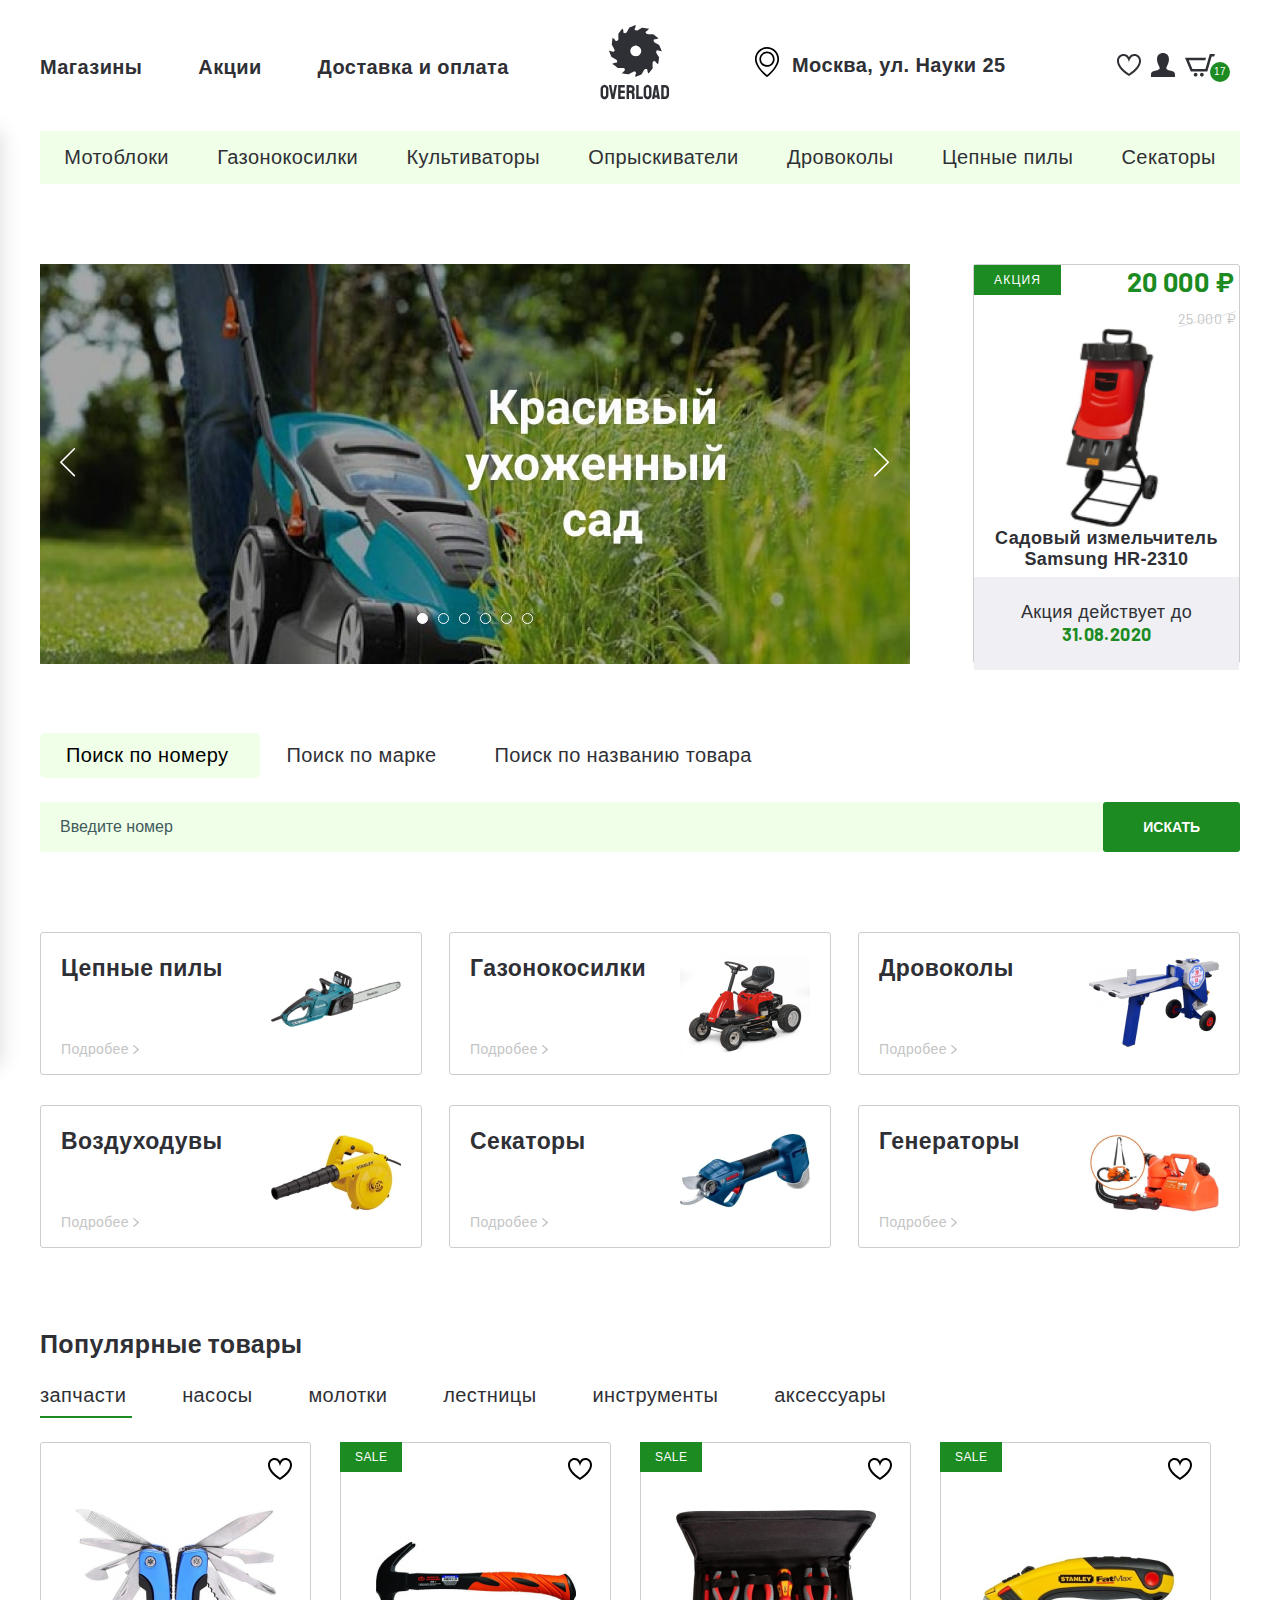
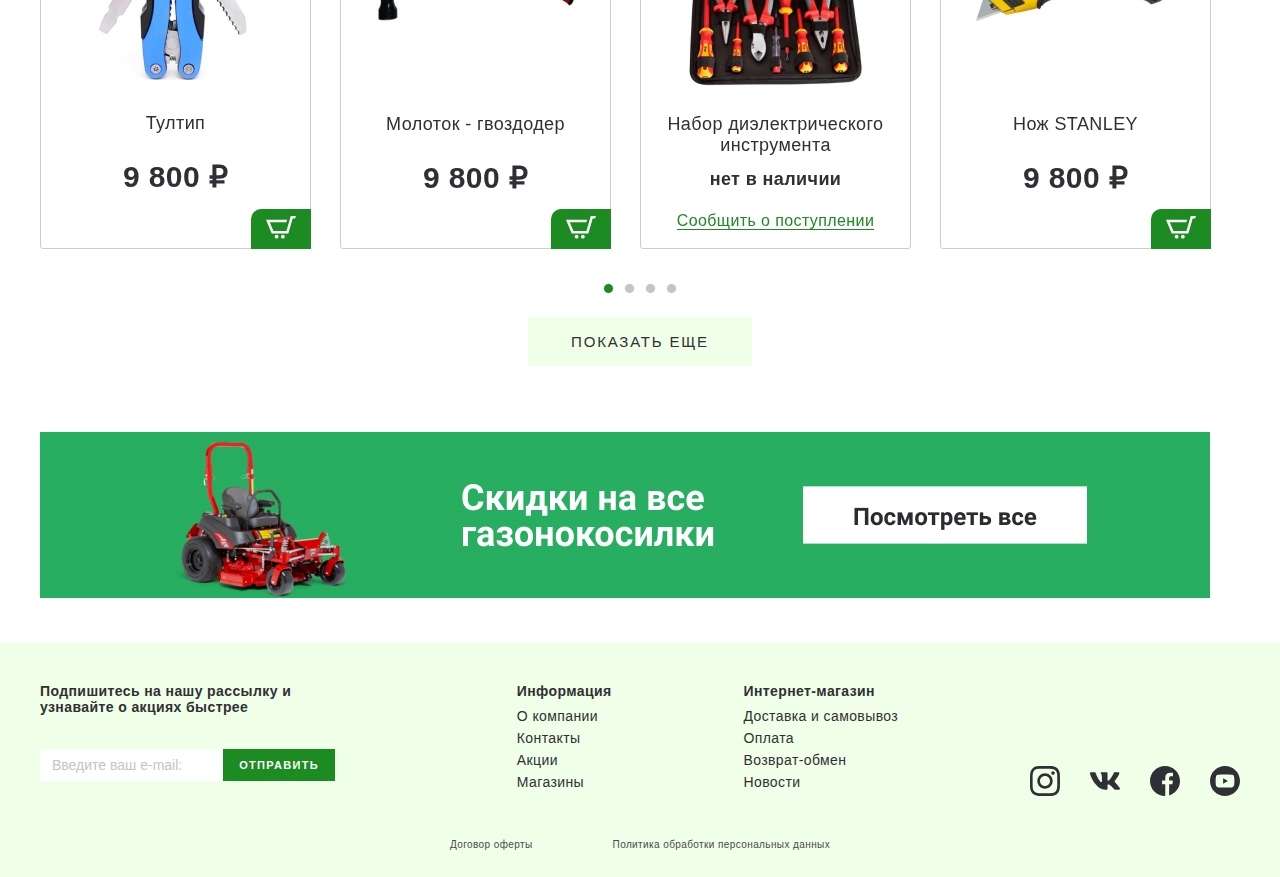
<file: index.html>
<!DOCTYPE html>
<html lang="ru">
<head>
	<meta charset="UTF-8">
	<meta http-equiv="X-UA-Compatible" content="IE=edge">
	<meta name="viewport" content="width=device-width, initial-scale=1.0">

	<title>Интернет Магазин | Главная</title>

	<!-- Snippets -->
	<meta name="description" content="Женская одежда">
	<meta name="keywords" content="Женская одежда">
	<meta name="author" content="Автор">
    <meta name="image" content="assets/img/base.png">

	<!-- OG Tags -->
	<meta property="og:title" content="WOMAZING">
	<meta property="og:description" content="Женская одежда">
	<meta property="og:type" content="website">
	<meta property="og:image" content="https://sitename.ru/img/meta">
	<meta property="og:site_name" content="WOMAZING">
	<meta property="og:url" content="https://example.com">

	<link rel="canonical" href="https://example.com">

	<link rel="preconnect" href="//fonts.gstatic.com">
    <link rel="preconnect" href="//google-analytics.com">

    <!-- Icon  -->
    <link rel="apple-touch-icon" sizes="57x57" href="assets/img/icon/apple-icon-57x57.png">
    <link rel="apple-touch-icon" sizes="60x60" href="assets/img/icon/apple-icon-60x60.png">
    <link rel="apple-touch-icon" sizes="72x72" href="assets/img/icon/apple-icon-72x72.png">
    <link rel="apple-touch-icon" sizes="76x76" href="assets/img/icon/apple-icon-76x76.png">
    <link rel="apple-touch-icon" sizes="114x114" href="assets/img/icon/apple-icon-114x114.png">
    <link rel="apple-touch-icon" sizes="120x120" href="assets/img/icon/apple-icon-120x120.png">
    <link rel="apple-touch-icon" sizes="144x144" href="assets/img/icon/apple-icon-144x144.png">
    <link rel="apple-touch-icon" sizes="152x152" href="assets/img/icon/apple-icon-152x152.png">
    <link rel="apple-touch-icon" sizes="180x180" href="assets/img/icon/apple-icon-180x180.png">
    <link rel="icon" type="image/png" sizes="192x192" href="assets/img/icon/android-icon-192x192.png">
    <link rel="icon" type="image/png" sizes="32x32" href="assets/img/icon/favicon-32x32.png">
    <link rel="icon" type="image/png" sizes="96x96" href="assets/img/icon/favicon-96x96.png">
    <link rel="icon" type="image/png" sizes="16x16" href="assets/img/icon/favicon-16x16.png">
    <!-- <link rel="manifest" href="assets/img/icon/manifest.json"> -->

    <meta name="msapplication-TileImage" content="assets/img/icon/ms-icon-144x144.png">
    <meta name="msapplication-TileColor" content="#ffffff">
    <meta name="theme-color" content="#F1EADC">

    <meta name="apple-mobile-web-app-title" content="Название иконки на рабочем столе">
    <meta name="apple-mobile-web-app-capable" content="yes">

    <meta name="format-detection" content="telephone=no">
    <meta name="format-detection" content="address=no">

    <!-- Fonts -->
    <link rel="preconnect" href="https://fonts.gstatic.com">
	<link href="https://fonts.googleapis.com/css2?family=Barlow:wght@400;700&display=swap" rel="stylesheet">

	<!-- CSS  -->
	<link rel="preconnect" href="https://fonts.gstatic.com">
	<link rel="preconnect" href="https://fonts.gstatic.com">
	<link rel="stylesheet" href="assets/css/slick.css">
	<link rel="stylesheet" href="assets/css/fonts.css">
    <link rel="stylesheet" href="assets/css/animate.css">
    <link rel="stylesheet" href="assets/css/ion.rangeSlider.min.css">
    <link rel="stylesheet" href="assets/css/jquery.formstyler.css">
    <link rel="stylesheet" href="assets/css/jquery.formstyler.theme.css">
    <link rel="stylesheet" href="assets/css/jquery.rateyo.min.css">
    <link rel="stylesheet" href="assets/css/main.css">
    <link rel="stylesheet" href="assets/css/media.css">
</head>

<body>

<div class="page">

	<header class="header" id="header">
	    <div class="header__top">
	    	<div class="container">
	    		<div class="header__top-inner">
	    			<nav class="menu">
	    				<button class="menu__btn">
	    					<span class="menu__btn-line"></span>
	    					<span class="menu__btn-line"></span>
	    					<span class="menu__btn-line"></span>
	    				</button>
	    				<ul class="menu__list">
	    					<li class="menu__item">
	    						<a href="#" class="menu__link">
	    							Магазины
	    						</a>
	    					</li>
	    					<li class="menu__item">
	    						<a href="#" class="menu__link">
	    							Акции
	    						</a>
	    					</li>
	    					<li class="menu__item">
	    						<a href="#" class="menu__link">
	    							Доставка и оплата
	    						</a>
	    					</li>
	    				</ul>
	    			</nav>
	    			<a href="index.html" class="logo">
	    				<img class="logo__img" src="assets/img/logo.svg" alt="drive moto">
	    			</a>
	    			<div class="header__box">
	    				<p class="header__adress">
	    					Москва,  ул. Науки  25
	    				</p>
	    				<ul class="user-list">
	    					<li class="user-list__item">
	    						<a href="#" class="user-list__link">
	    							<img src="assets/img/heart.svg" alt="like icon">
	    						</a>
	    					</li>
	    					<li class="user-list__item">
	    						<a href="#" class="user-list__link">
	    							<img src="assets/img/registration.svg" alt="user icon">
	    						</a>
	    					</li>
	    					<li class="user-list__item">
	    						<a href="#" class="user-list__link basket">
	    							<img src="assets/img/basket.svg" alt="basket icon">
	    							<p class="basket__num">17</p>
	    						</a>
	    					</li>
	    				</ul>
	    			</div>
	    		</div>
	    	</div>		
	    </div>

	    <ul class="menu-mobile__list">
	    	<li class="menu-mobile__item">
	    		<a href="#" class="menu-mobile__link">
	    			<img class="menu-mobile__img" src="assets/img/registration.svg" alt="">
	    			<p>
	    				Войти
	    			</p>
	    		</a>
	    	</li>
	    	<li class="menu-mobile__item">
	    		<a href="#" class="menu-mobile__link">
	    			<img class="menu-mobile__img" src="assets/img/registration.svg" alt="">
	    			<p>
	    				Регистрация
	    			</p>
	    		</a>
	    	</li>
	    	<li class="menu-mobile__item">
	    		<a href="#" class="menu-mobile__link">
	    			<img class="menu-mobile__img" src="assets/img/heart.svg" alt="">
	    			<p>
	    				Избранное
	    			</p>
	    		</a>
	    	</li>
	    	<li class="menu-mobile__item">
	    		<a href="#" class="menu-mobile__link">
	    			<img class="menu-mobile__img" src="assets/img/basket.svg" alt="">
	    			<p>
	    				Корзина
	    			</p>
	    		</a>
	    	</li>
	    	<li class="menu-mobile__item">
	    		<a href="#" class="menu-mobile__link">
	    			<img class="menu-mobile__img" src="assets/img/home-icon.svg" alt="">
	    			<p>
	    				Магазины
	    			</p>
	    		</a>
	    	</li>
	    	<li class="menu-mobile__item">
	    		<a href="#" class="menu-mobile__link">
	    			<img class="menu-mobile__img" src="assets/img/procent-icon.svg" alt="">
	    			<p>
	    				Акции
	    			</p>
	    		</a>
	    	</li>
	    	<li class="menu-mobile__item">
	    		<a href="#" class="menu-mobile__link">
	    			<img class="menu-mobile__img" src="assets/img/delivery.svg" alt="">
	    			<p>
	    				Доставка и оплата
	    			</p>
	    		</a>
	    	</li>
	    	<li class="menu-mobile__item">
	    		<a href="catalog.html" class="menu-mobile__link">
	    			<p>
	    				Дровоколы
	    			</p>
	    		</a>
	    	</li>
	    	<li class="menu-mobile__item">
	    		<a href="catalog.html" class="menu-mobile__link">
	    			<p>
	    				Снегоуборщики
	    			</p>
	    		</a>
	    	</li>
	    	<li class="menu-mobile__item">
	    		<a href="catalog.html" class="menu-mobile__link">
	    			<p>
	    				Перфораторы
	    			</p>
	    		</a>
	    	</li>
	    	<li class="menu-mobile__item">
	    		<a href="catalog.html" class="menu-mobile__link">
	    			<p>
	    				Культиваторы
	    			</p>
	    		</a>
	    	</li>
	    	<li class="menu-mobile__item">
	    		<a href="catalog.html" class="menu-mobile__link">
	    			<p>
	    				Воздуходувы
	    			</p>
	    		</a>
	    	</li>
	    	<li class="menu-mobile__item">
	    		<a href="catalog.html" class="menu-mobile__link">
	    			<p>
	    				Газонокосилки
	    			</p>
	    		</a>
	    	</li>
	    	<li class="menu-mobile__item">
	    		<a href="catalog.html" class="menu-mobile__link">
	    			<p>
	    				Мотоблоки
	    			</p>
	    		</a>
	    	</li>
	    	<li class="menu-mobile__item">
	    		<a href="catalog.html" class="menu-mobile__link">
	    			<p>
	    				Запчасти
	    			</p>
	    		</a>
	    	</li>
	    </ul>

	    <div class="menu__mobile-lineWrapper">
		    <ul class="menu__mobile-line">
		    	<li class="menu__item">
					<a href="#" class="menu__link">
						Магазины
					</a>
				</li>
				<li class="menu__item">
					<a href="#" class="menu__link">
						Акции
					</a>
				</li>
				<li class="menu__item">
					<a href="#" class="menu__link">
						Доставка и оплата
					</a>
				</li>
		    </ul>
	    </div>
	    <div class="header__bottom">
	    	<div class="container">
	    		<ul class="menu-categories">
	    			<li class="menu-categories__item">
	    				<a href="catalog.html" class="menu-categories__link">
	    					Мотоблоки
	    				</a>
	    			</li>
	    			<li class="menu-categories__item">
	    				<a href="catalog.html" class="menu-categories__link">
	    					Газонокосилки
	    				</a>
	    			</li>
	    			<li class="menu-categories__item">
	    				<a href="catalog.html" class="menu-categories__link">
	    					Культиваторы
	    				</a>
	    			</li>
	    			<li class="menu-categories__item">
	    				<a href="catalog.html" class="menu-categories__link">
	    					Опрыскиватели
	    				</a>
	    			</li>
	    			<li class="menu-categories__item">
	    				<a href="catalog.html" class="menu-categories__link">
	    					Дровоколы
	    				</a>
	    			</li>
	    			<li class="menu-categories__item">
	    				<a href="catalog.html" class="menu-categories__link">
	    					Цепные пилы
	    				</a>
	    			</li>
	    			<li class="menu-categories__item">
	    				<a href="catalog.html" class="menu-categories__link">
	    					Секаторы
	    				</a>
	    			</li>
	    		</ul>
	    	</div>
	    </div>
	</header>

	<section class="banner-section" id="banner">
	    <div class="container">
	    	<div class="banner-section__inner">
	    		<div class="banner-section__slider">
	    			<a class="banner-section__slider-item" href="#">
	    				<img class="banner-section__slider-img" src="assets/img/slide.jpg" alt="banner">
	    			</a>
	    			<a class="banner-section__slider-item" href="#">
	    				<img class="banner-section__slider-img" src="assets/img/slide.jpg" alt="banner">
	    			</a>
	    			<a class="banner-section__slider-item" href="#">
	    				<img class="banner-section__slider-img" src="assets/img/slide.jpg" alt="banner">
	    			</a>
	    			<a class="banner-section__slider-item" href="#">
	    				<img class="banner-section__slider-img" src="assets/img/slide.jpg" alt="banner">
	    			</a>
	    			<a class="banner-section__slider-item" href="#">
	    				<img class="banner-section__slider-img" src="assets/img/slide.jpg" alt="banner">
	    			</a>
	    			<a class="banner-section__slider-item" href="#">
	    				<img class="banner-section__slider-img" src="assets/img/slide.jpg" alt="banner">
	    			</a>
	    		</div>
	    		<a class="banner-section__item sale-item">
	    			<div class="sale-item__top">
	    				<div class="sale-item__info">
	    					акция
	    				</div>
	    				<div class="price sale-item__price">
	    					<div class="sale-item__price-new">
	    						20 000 &#8381;
	    					</div>
	    					<div class="price sale-item__price-old">
	    						25 000 &#8381;
	    					</div>
	    				</div>
	    			</div>
	    			<img src="assets/img/content/sale1.png" alt="" class="sale-item__img">
	    			<h5 class="sale-item__title">
	    				Садовый измельчитель <br> Samsung HR-2310
	    			</h5>
	    			<p class="sale-item__footer">
	    				Акция действует до
	    				<span>31.08.2020</span>
	    			</p>
	    		</a>	
	    	</div>	   	
	    </div><!-- /container -->
	</section>

	<div class="search" id="search">
	    <div class="container">
	       <div class="search__inner">
	           <div class="search__tabs tabs-wrapper">
	           		<div class="mobile-overflow">
		       			<a class=" tab search__tabs-item tab--active" href="#tab-1">
		       				Поиск по  номеру
		       			</a>
		       			<a class=" tab search__tabs-item" href="#tab-2">
		       				Поиск по марке
		       			</a>
		       			<a class=" tab search__tabs-item" href="#tab-3">
		       				Поиск по названию товара
		       			</a>
	       			</div>
	           </div>
	           <div class="search__content">
	           		<div id="tab-1" class="tabs-content search__content-item tabs-content--active">
	           			<form class="search__content-form" action="/">
	           				<input class="search__content-input" type="text" placeholder="Введите номер ">	
	           				<button class="search__content-btn" type="submit">
	           					искать
	           				</button>
	           			</form>
	           		</div>
	           		<div id="tab-2" class="tabs-content search__content-item">
	           			<form class="search__content-form" action="/">
	           				<input class="search__content-input" type="text" placeholder="Введите марку ">	
	           				<button class="search__content-btn" type="submit">
	           					искать
	           				</button>
	           			</form>
	           		</div>
	           		<div id="tab-3" class="tabs-content search__content-item">
	           			<form class="search__content-form" action="/">
	           				<input class="search__content-input" type="text" placeholder="Введите название товара ">	
	           				<button class="search__content-btn" type="submit">
	           					искать
	           				</button>
	           			</form>
	           		</div>
	           </div>
	       </div>
	    </div><!-- /container -->
	</div><!--/search-->

	<section class="categories">
		<div class="container">
			<div class="categories__inner">
				<a href="catalog.html" class="categories__item">
					<div class="categories__item-info">
						<h4 class="categories__item-title">
							Цепные пилы 
						</h4>
						<p class="categories__item-text">
							Подробее
						</p>
					</div>
					<div class="categories__item-img">			
						<img src="assets/img/categories/categories-1.png" alt="">
					</div>
				</a>
				<a href="catalog.html" class="categories__item">
					<div class="categories__item-info">
						<h4 class="categories__item-title">
							Газонокосилки
						</h4>
						<p class="categories__item-text">
							Подробее
						</p>
					</div>	
					<div class="categories__item-img">			
						<img src="assets/img/categories/categories-2.png" alt="">
					</div>
				</a>
				<a href="catalog.html" class="categories__item">
					<div class="categories__item-info">
						<h4 class="categories__item-title">
							Дровоколы
						</h4>
						<p class="categories__item-text">
							Подробее
						</p>
					</div>	
					<div class="categories__item-img">			
						<img src="assets/img/categories/categories-3.png" alt="">
					</div>
				</a>
				<a href="catalog.html" class="categories__item">
					<div class="categories__item-info">
						<h4 class="categories__item-title">
							Воздуходувы
						</h4>
						<p class="categories__item-text">
							Подробее
						</p>
					</div>	
					<div class="categories__item-img">			
						<img src="assets/img/categories/categories-4.png" alt="">
					</div>
				</a>
				<a href="catalog.html" class="categories__item">
					<div class="categories__item-info">
						<h4 class="categories__item-title">
							Секаторы
						</h4>
						<p class="categories__item-text">
							Подробее
						</p>
					</div>	
					<div class="categories__item-img">			
						<img src="assets/img/categories/categories-5.png" alt="">
					</div>
				</a>
				<a href="catalog.html" class="categories__item">
					<div class="categories__item-info">
						<h4 class="categories__item-title">
							Генераторы 
						</h4>
						<p class="categories__item-text">
							Подробее
						</p>
					</div>	
					<div class="categories__item-img">			
						<img src="assets/img/categories/categories-6.png" alt="">
					</div>
				</a>
			</div>
		</div><!-- /container -->
	</section>

	<section class="products">
		<div class="container">
			<div class="products__inner">
				<h3 class="product__title">
					Популярные товары
				</h3>
				<div class="tabs-wrapper">
					<div class="tabs products__tabs mobile-overflow">
						<a class="tab products__tab tab--active" href="#product-tab-1">
							запчасти
						</a>
						<a class="tab products__tab" href="#product-tab-2">
							насосы
						</a>
						<a class="tab products__tab" href="#product-tab-3">
							молотки 
						</a>
						<a class="tab products__tab" href="#product-tab-4">
							лестницы
						</a>
						<a class="tab products__tab" href="#product-tab-5">
							инструменты
						</a>
						<a class="tab products__tab" href="#product-tab-6">
							аксессуары 
						</a>
					</div>
				</div>	
				<div class="tabs-container products__container">
					<div id="product-tab-1" class="tabs-content products__content tabs-content--active">
						<div class="product-slider">

							<div class="product-slider__item">
								<div class="product-item__wrapper">
									<button class="product-item__favorite"></button>
									<button class="product-item__basket">
										<img src="assets/img/basket-white.svg" alt="">
									</button>
									<a class="product-item__notify-link" href="#">
										<span>Сообщить о поступлении</span>
									</a>
									<a href="product.html" class="product-item ">
										<p class="product-item__hover-text">
											посмотреть товар
										</p>
										<img src="assets/img/product/product-1.png" alt="" class="product-item__img">
										<h4 class="product-item__title">
											Тултип
										</h4>
										<p class="product-item__price">
											9 800 &#8381;
										</p>
										<p class="product-item__notify-text">
											нет в наличии
										</p>
									</a>
								</div>
							</div>

							<div class="product-slider__item">
								<div class="product-item__wrapper">
									<button class="product-item__favorite"></button>
									<button class="product-item__basket">
										<img src="assets/img/basket-white.svg" alt="">
									</button>
									<a class="product-item__notify-link" href="#">
										<span>Сообщить о поступлении</span>
									</a>
									<a href="product.html" class="product-item product-item--sale">
										<p class="product-item__hover-text">
											посмотреть товар
										</p>
										<img src="assets/img/product/product-2.png" alt="" class="product-item__img">
										<h4 class="product-item__title">
											Молоток - гвоздодер
										</h4>
										<p class="product-item__price">
											9 800 &#8381;
										</p>
										<p class="product-item__notify-text">
											нет в наличии
										</p>
									</a>
								</div>
							</div>

							<div class="product-slider__item">
								<div class="product-item__wrapper product-item__not-availible">
									<button class="product-item__favorite"></button>
									<button class="product-item__basket">
										<img src="assets/img/basket-white.svg" alt="">
									</button>
									<a class="product-item__notify-link" href="#">
										<span>Сообщить о поступлении</span>
									</a>
									<a href="product.html" class="product-item product-item--sale">
										<p class="product-item__hover-text">
											посмотреть товар
										</p>
										<img src="assets/img/product/product-3.png" alt="" class="product-item__img">
										<h4 class="product-item__title">
											Набор диэлектрического инструмента 
										</h4>
										<p class="product-item__price">
											9 800 &#8381;
										</p>
										<p class="product-item__notify-text">
											нет в наличии
										</p>
									</a>
								</div>
							</div>

							<div class="product-slider__item">
								<div class="product-item__wrapper">
									<button class="product-item__favorite"></button>
									<button class="product-item__basket">
										<img src="assets/img/basket-white.svg" alt="">
									</button>
									<a class="product-item__notify-link" href="#">
										<span>Сообщить о поступлении</span>
									</a>
									<a href="product.html" class="product-item product-item--sale">
										<p class="product-item__hover-text">
											посмотреть товар
										</p>
										<img src="assets/img/product/product-4.png" alt="" class="product-item__img">
										<h4 class="product-item__title">
											Нож STANLEY 
										</h4>
										<p class="product-item__price">
											9 800 &#8381;
										</p>
										<p class="product-item__notify-text">
											нет в наличии
										</p>
									</a>
								</div>
							</div>

							<div class="product-slider__item">
								<div class="product-item__wrapper product-item__not-availible">
									<button class="product-item__favorite"></button>
									<button class="product-item__basket">
										<img src="assets/img/basket-white.svg" alt="">
									</button>
									<a class="product-item__notify-link" href="#">
										<span>Сообщить о поступлении</span>
									</a>
									<a href="product.html" class="product-item product-item--sale">
										<p class="product-item__hover-text">
											посмотреть товар
										</p>
										<img src="assets/img/product/product-5.png" alt="" class="product-item__img">
										<h4 class="product-item__title">
											Таз строительный
										</h4>
										<p class="product-item__price">
											9 800 &#8381;
										</p>
										<p class="product-item__notify-text">
											нет в наличии
										</p>
									</a>
								</div>
							</div>

							<div class="product-slider__item">
								<div class="product-item__wrapper">
									<button class="product-item__favorite"></button>
									<button class="product-item__basket">
										<img src="assets/img/basket-white.svg" alt="">
									</button>
									<a class="product-item__notify-link" href="#">
										<span>Сообщить о поступлении</span>
									</a>
									<a href="product.html" class="product-item product-item--sale">
										<p class="product-item__hover-text">
											посмотреть товар
										</p>
										<img src="assets/img/product/product-6.png" alt="" class="product-item__img">
										<h4 class="product-item__title">
											Мешок строительный
										</h4>
										<p class="product-item__price">
											9 800 &#8381;
										</p>
										<p class="product-item__notify-text">
											нет в наличии
										</p>
									</a>
								</div>
							</div>

							<div class="product-slider__item">
								<div class="product-item__wrapper product-item__not-availible">
									<button class="product-item__favorite"></button>
									<button class="product-item__basket">
										<img src="assets/img/basket-white.svg" alt="">
									</button>
									<a class="product-item__notify-link" href="#">
										<span>Сообщить о поступлении</span>
									</a>
									<a href="product.html" class="product-item product-item--sale">
										<p class="product-item__hover-text">
											посмотреть товар
										</p>
										<img src="assets/img/product/product-7.png" alt="" class="product-item__img">
										<h4 class="product-item__title">
											Коврик непрорезаемый
										</h4>
										<p class="product-item__price">
											9 800 &#8381;
										</p>
										<p class="product-item__notify-text">
											нет в наличии
										</p>
									</a>
								</div>
							</div>

							<div class="product-slider__item">
								<div class="product-item__wrapper product-item__not-availible">
									<button class="product-item__favorite"></button>
									<button class="product-item__basket">
										<img src="assets/img/basket-white.svg" alt="">
									</button>
									<a class="product-item__notify-link" href="#">
										<span>Сообщить о поступлении</span>
									</a>
									<a href="product.html" class="product-item product-item--sale">
										<p class="product-item__hover-text">
											посмотреть товар
										</p>
										<img src="assets/img/product/product-8.png" alt="" class="product-item__img">
										<h4 class="product-item__title">
											Органайзер STANLEY
										</h4>
										<p class="product-item__price">
											9 800 &#8381;
										</p>
										<p class="product-item__notify-text">
											нет в наличии
										</p>
									</a>
								</div>
							</div>
						</div><!-- /product-slider -->
					</div>
					<div id="product-tab-2" class="tabs-content products__content ">
						<div class="product-slider">

							

							<div class="product-slider__item">
								<div class="product-item__wrapper">
									<button class="product-item__favorite"></button>
									<button class="product-item__basket">
										<img src="assets/img/basket-white.svg" alt="">
									</button>
									<a class="product-item__notify-link" href="#">
										<span>Сообщить о поступлении</span>
									</a>
									<a href="product.html" class="product-item product-item--sale">
										<p class="product-item__hover-text">
											посмотреть товар
										</p>
										<img src="assets/img/product/product-2.png" alt="" class="product-item__img">
										<h4 class="product-item__title">
											Молоток - гвоздодер
										</h4>
										<p class="product-item__price">
											9 800 &#8381;
										</p>
										<p class="product-item__notify-text">
											нет в наличии
										</p>
									</a>
								</div>
							</div>

							<div class="product-slider__item">
								<div class="product-item__wrapper">
									<button class="product-item__favorite"></button>
									<button class="product-item__basket">
										<img src="assets/img/basket-white.svg" alt="">
									</button>
									<a class="product-item__notify-link" href="#">
										<span>Сообщить о поступлении</span>
									</a>
									<a href="product.html" class="product-item ">
										<p class="product-item__hover-text">
											посмотреть товар
										</p>
										<img src="assets/img/product/product-1.png" alt="" class="product-item__img">
										<h4 class="product-item__title">
											Тултип
										</h4>
										<p class="product-item__price">
											9 800 &#8381;
										</p>
										<p class="product-item__notify-text">
											нет в наличии
										</p>
									</a>
								</div>
							</div>

							<div class="product-slider__item">
								<div class="product-item__wrapper product-item__not-availible">
									<button class="product-item__favorite"></button>
									<button class="product-item__basket">
										<img src="assets/img/basket-white.svg" alt="">
									</button>
									<a class="product-item__notify-link" href="#">
										<span>Сообщить о поступлении</span>
									</a>
									<a href="product.html" class="product-item product-item--sale">
										<p class="product-item__hover-text">
											посмотреть товар
										</p>
										<img src="assets/img/product/product-3.png" alt="" class="product-item__img">
										<h4 class="product-item__title">
											Набор диэлектрического инструмента 
										</h4>
										<p class="product-item__price">
											9 800 &#8381;
										</p>
										<p class="product-item__notify-text">
											нет в наличии
										</p>
									</a>
								</div>
							</div>

							<div class="product-slider__item">
								<div class="product-item__wrapper">
									<button class="product-item__favorite"></button>
									<button class="product-item__basket">
										<img src="assets/img/basket-white.svg" alt="">
									</button>
									<a class="product-item__notify-link" href="#">
										<span>Сообщить о поступлении</span>
									</a>
									<a href="product.html" class="product-item product-item--sale">
										<p class="product-item__hover-text">
											посмотреть товар
										</p>
										<img src="assets/img/product/product-4.png" alt="" class="product-item__img">
										<h4 class="product-item__title">
											Нож STANLEY 
										</h4>
										<p class="product-item__price">
											9 800 &#8381;
										</p>
										<p class="product-item__notify-text">
											нет в наличии
										</p>
									</a>
								</div>
							</div>

							<div class="product-slider__item">
								<div class="product-item__wrapper product-item__not-availible">
									<button class="product-item__favorite"></button>
									<button class="product-item__basket">
										<img src="assets/img/basket-white.svg" alt="">
									</button>
									<a class="product-item__notify-link" href="#">
										<span>Сообщить о поступлении</span>
									</a>
									<a href="product.html" class="product-item product-item--sale">
										<p class="product-item__hover-text">
											посмотреть товар
										</p>
										<img src="assets/img/product/product-5.png" alt="" class="product-item__img">
										<h4 class="product-item__title">
											Таз строительный
										</h4>
										<p class="product-item__price">
											9 800 &#8381;
										</p>
										<p class="product-item__notify-text">
											нет в наличии
										</p>
									</a>
								</div>
							</div>

							<div class="product-slider__item">
								<div class="product-item__wrapper">
									<button class="product-item__favorite"></button>
									<button class="product-item__basket">
										<img src="assets/img/basket-white.svg" alt="">
									</button>
									<a class="product-item__notify-link" href="#">
										<span>Сообщить о поступлении</span>
									</a>
									<a href="product.html" class="product-item product-item--sale">
										<p class="product-item__hover-text">
											посмотреть товар
										</p>
										<img src="assets/img/product/product-6.png" alt="" class="product-item__img">
										<h4 class="product-item__title">
											Мешок строительный
										</h4>
										<p class="product-item__price">
											9 800 &#8381;
										</p>
										<p class="product-item__notify-text">
											нет в наличии
										</p>
									</a>
								</div>
							</div>

							<div class="product-slider__item">
								<div class="product-item__wrapper product-item__not-availible">
									<button class="product-item__favorite"></button>
									<button class="product-item__basket">
										<img src="assets/img/basket-white.svg" alt="">
									</button>
									<a class="product-item__notify-link" href="#">
										<span>Сообщить о поступлении</span>
									</a>
									<a href="product.html" class="product-item product-item--sale">
										<p class="product-item__hover-text">
											посмотреть товар
										</p>
										<img src="assets/img/product/product-7.png" alt="" class="product-item__img">
										<h4 class="product-item__title">
											Коврик непрорезаемый
										</h4>
										<p class="product-item__price">
											9 800 &#8381;
										</p>
										<p class="product-item__notify-text">
											нет в наличии
										</p>
									</a>
								</div>
							</div>

							<div class="product-slider__item">
								<div class="product-item__wrapper product-item__not-availible">
									<button class="product-item__favorite"></button>
									<button class="product-item__basket">
										<img src="assets/img/basket-white.svg" alt="">
									</button>
									<a class="product-item__notify-link" href="#">
										<span>Сообщить о поступлении</span>
									</a>
									<a href="product.html" class="product-item product-item--sale">
										<p class="product-item__hover-text">
											посмотреть товар
										</p>
										<img src="assets/img/product/product-8.png" alt="" class="product-item__img">
										<h4 class="product-item__title">
											Органайзер STANLEY
										</h4>
										<p class="product-item__price">
											9 800 &#8381;
										</p>
										<p class="product-item__notify-text">
											нет в наличии
										</p>
									</a>
								</div>
							</div>
						</div><!-- /product-slider -->
					</div><!-- /tabs-content -->
					<div id="product-tab-3" class="tabs-content products__content ">
						<div class="product-slider">

							<div class="product-slider__item">
								<div class="product-item__wrapper">
									<button class="product-item__favorite"></button>
									<button class="product-item__basket">
										<img src="assets/img/basket-white.svg" alt="">
									</button>
									<a class="product-item__notify-link" href="#">
										<span>Сообщить о поступлении</span>
									</a>
									<a href="product.html" class="product-item ">
										<p class="product-item__hover-text">
											посмотреть товар
										</p>
										<img src="assets/img/product/product-1.png" alt="" class="product-item__img">
										<h4 class="product-item__title">
											Тултип
										</h4>
										<p class="product-item__price">
											9 800 &#8381;
										</p>
										<p class="product-item__notify-text">
											нет в наличии
										</p>
									</a>
								</div>
							</div>

							

							<div class="product-slider__item">
								<div class="product-item__wrapper product-item__not-availible">
									<button class="product-item__favorite"></button>
									<button class="product-item__basket">
										<img src="assets/img/basket-white.svg" alt="">
									</button>
									<a class="product-item__notify-link" href="#">
										<span>Сообщить о поступлении</span>
									</a>
									<a href="product.html" class="product-item product-item--sale">
										<p class="product-item__hover-text">
											посмотреть товар
										</p>
										<img src="assets/img/product/product-3.png" alt="" class="product-item__img">
										<h4 class="product-item__title">
											Набор диэлектрического инструмента 
										</h4>
										<p class="product-item__price">
											9 800 &#8381;
										</p>
										<p class="product-item__notify-text">
											нет в наличии
										</p>
									</a>
								</div>
							</div>

							<div class="product-slider__item">
								<div class="product-item__wrapper">
									<button class="product-item__favorite"></button>
									<button class="product-item__basket">
										<img src="assets/img/basket-white.svg" alt="">
									</button>
									<a class="product-item__notify-link" href="#">
										<span>Сообщить о поступлении</span>
									</a>
									<a href="product.html" class="product-item product-item--sale">
										<p class="product-item__hover-text">
											посмотреть товар
										</p>
										<img src="assets/img/product/product-4.png" alt="" class="product-item__img">
										<h4 class="product-item__title">
											Нож STANLEY 
										</h4>
										<p class="product-item__price">
											9 800 &#8381;
										</p>
										<p class="product-item__notify-text">
											нет в наличии
										</p>
									</a>
								</div>
							</div>

							<div class="product-slider__item">
								<div class="product-item__wrapper">
									<button class="product-item__favorite"></button>
									<button class="product-item__basket">
										<img src="assets/img/basket-white.svg" alt="">
									</button>
									<a class="product-item__notify-link" href="#">
										<span>Сообщить о поступлении</span>
									</a>
									<a href="product.html" class="product-item product-item--sale">
										<p class="product-item__hover-text">
											посмотреть товар
										</p>
										<img src="assets/img/product/product-2.png" alt="" class="product-item__img">
										<h4 class="product-item__title">
											Молоток - гвоздодер
										</h4>
										<p class="product-item__price">
											9 800 &#8381;
										</p>
										<p class="product-item__notify-text">
											нет в наличии
										</p>
									</a>
								</div>
							</div>
							
							<div class="product-slider__item">
								<div class="product-item__wrapper product-item__not-availible">
									<button class="product-item__favorite"></button>
									<button class="product-item__basket">
										<img src="assets/img/basket-white.svg" alt="">
									</button>
									<a class="product-item__notify-link" href="#">
										<span>Сообщить о поступлении</span>
									</a>
									<a href="product.html" class="product-item product-item--sale">
										<p class="product-item__hover-text">
											посмотреть товар
										</p>
										<img src="assets/img/product/product-5.png" alt="" class="product-item__img">
										<h4 class="product-item__title">
											Таз строительный
										</h4>
										<p class="product-item__price">
											9 800 &#8381;
										</p>
										<p class="product-item__notify-text">
											нет в наличии
										</p>
									</a>
								</div>
							</div>

							<div class="product-slider__item">
								<div class="product-item__wrapper">
									<button class="product-item__favorite"></button>
									<button class="product-item__basket">
										<img src="assets/img/basket-white.svg" alt="">
									</button>
									<a class="product-item__notify-link" href="#">
										<span>Сообщить о поступлении</span>
									</a>
									<a href="product.html" class="product-item product-item--sale">
										<p class="product-item__hover-text">
											посмотреть товар
										</p>
										<img src="assets/img/product/product-6.png" alt="" class="product-item__img">
										<h4 class="product-item__title">
											Мешок строительный
										</h4>
										<p class="product-item__price">
											9 800 &#8381;
										</p>
										<p class="product-item__notify-text">
											нет в наличии
										</p>
									</a>
								</div>
							</div>

							<div class="product-slider__item">
								<div class="product-item__wrapper product-item__not-availible">
									<button class="product-item__favorite"></button>
									<button class="product-item__basket">
										<img src="assets/img/basket-white.svg" alt="">
									</button>
									<a class="product-item__notify-link" href="#">
										<span>Сообщить о поступлении</span>
									</a>
									<a href="product.html" class="product-item product-item--sale">
										<p class="product-item__hover-text">
											посмотреть товар
										</p>
										<img src="assets/img/product/product-7.png" alt="" class="product-item__img">
										<h4 class="product-item__title">
											Коврик непрорезаемый
										</h4>
										<p class="product-item__price">
											9 800 &#8381;
										</p>
										<p class="product-item__notify-text">
											нет в наличии
										</p>
									</a>
								</div>
							</div>

							<div class="product-slider__item">
								<div class="product-item__wrapper product-item__not-availible">
									<button class="product-item__favorite"></button>
									<button class="product-item__basket">
										<img src="assets/img/basket-white.svg" alt="">
									</button>
									<a class="product-item__notify-link" href="#">
										<span>Сообщить о поступлении</span>
									</a>
									<a href="product.html" class="product-item product-item--sale">
										<p class="product-item__hover-text">
											посмотреть товар
										</p>
										<img src="assets/img/product/product-8.png" alt="" class="product-item__img">
										<h4 class="product-item__title">
											Органайзер STANLEY
										</h4>
										<p class="product-item__price">
											9 800 &#8381;
										</p>
										<p class="product-item__notify-text">
											нет в наличии
										</p>
									</a>
								</div>
							</div>
						</div><!-- /product-slider -->
					</div>
					<div id="product-tab-4" class="tabs-content products__content ">
						<div class="product-slider">

							<div class="product-slider__item">
								<div class="product-item__wrapper product-item__not-availible">
									<button class="product-item__favorite"></button>
									<button class="product-item__basket">
										<img src="assets/img/basket-white.svg" alt="">
									</button>
									<a class="product-item__notify-link" href="#">
										<span>Сообщить о поступлении</span>
									</a>
									<a href="product.html" class="product-item product-item--sale">
										<p class="product-item__hover-text">
											посмотреть товар
										</p>
										<img src="assets/img/product/product-3.png" alt="" class="product-item__img">
										<h4 class="product-item__title">
											Набор диэлектрического инструмента 
										</h4>
										<p class="product-item__price">
											9 800 &#8381;
										</p>
										<p class="product-item__notify-text">
											нет в наличии
										</p>
									</a>
								</div>
							</div>

							<div class="product-slider__item">
								<div class="product-item__wrapper">
									<button class="product-item__favorite"></button>
									<button class="product-item__basket">
										<img src="assets/img/basket-white.svg" alt="">
									</button>
									<a class="product-item__notify-link" href="#">
										<span>Сообщить о поступлении</span>
									</a>
									<a href="product.html" class="product-item ">
										<p class="product-item__hover-text">
											посмотреть товар
										</p>
										<img src="assets/img/product/product-1.png" alt="" class="product-item__img">
										<h4 class="product-item__title">
											Тултип
										</h4>
										<p class="product-item__price">
											9 800 &#8381;
										</p>
										<p class="product-item__notify-text">
											нет в наличии
										</p>
									</a>
								</div>
							</div>

							<div class="product-slider__item">
								<div class="product-item__wrapper">
									<button class="product-item__favorite"></button>
									<button class="product-item__basket">
										<img src="assets/img/basket-white.svg" alt="">
									</button>
									<a class="product-item__notify-link" href="#">
										<span>Сообщить о поступлении</span>
									</a>
									<a href="product.html" class="product-item product-item--sale">
										<p class="product-item__hover-text">
											посмотреть товар
										</p>
										<img src="assets/img/product/product-2.png" alt="" class="product-item__img">
										<h4 class="product-item__title">
											Молоток - гвоздодер
										</h4>
										<p class="product-item__price">
											9 800 &#8381;
										</p>
										<p class="product-item__notify-text">
											нет в наличии
										</p>
									</a>
								</div>
							</div>

							

							<div class="product-slider__item">
								<div class="product-item__wrapper">
									<button class="product-item__favorite"></button>
									<button class="product-item__basket">
										<img src="assets/img/basket-white.svg" alt="">
									</button>
									<a class="product-item__notify-link" href="#">
										<span>Сообщить о поступлении</span>
									</a>
									<a href="product.html" class="product-item product-item--sale">
										<p class="product-item__hover-text">
											посмотреть товар
										</p>
										<img src="assets/img/product/product-4.png" alt="" class="product-item__img">
										<h4 class="product-item__title">
											Нож STANLEY 
										</h4>
										<p class="product-item__price">
											9 800 &#8381;
										</p>
										<p class="product-item__notify-text">
											нет в наличии
										</p>
									</a>
								</div>
							</div>

							<div class="product-slider__item">
								<div class="product-item__wrapper product-item__not-availible">
									<button class="product-item__favorite"></button>
									<button class="product-item__basket">
										<img src="assets/img/basket-white.svg" alt="">
									</button>
									<a class="product-item__notify-link" href="#">
										<span>Сообщить о поступлении</span>
									</a>
									<a href="product.html" class="product-item product-item--sale">
										<p class="product-item__hover-text">
											посмотреть товар
										</p>
										<img src="assets/img/product/product-5.png" alt="" class="product-item__img">
										<h4 class="product-item__title">
											Таз строительный
										</h4>
										<p class="product-item__price">
											9 800 &#8381;
										</p>
										<p class="product-item__notify-text">
											нет в наличии
										</p>
									</a>
								</div>
							</div>

							<div class="product-slider__item">
								<div class="product-item__wrapper">
									<button class="product-item__favorite"></button>
									<button class="product-item__basket">
										<img src="assets/img/basket-white.svg" alt="">
									</button>
									<a class="product-item__notify-link" href="#">
										<span>Сообщить о поступлении</span>
									</a>
									<a href="product.html" class="product-item product-item--sale">
										<p class="product-item__hover-text">
											посмотреть товар
										</p>
										<img src="assets/img/product/product-6.png" alt="" class="product-item__img">
										<h4 class="product-item__title">
											Мешок строительный
										</h4>
										<p class="product-item__price">
											9 800 &#8381;
										</p>
										<p class="product-item__notify-text">
											нет в наличии
										</p>
									</a>
								</div>
							</div>

							<div class="product-slider__item">
								<div class="product-item__wrapper product-item__not-availible">
									<button class="product-item__favorite"></button>
									<button class="product-item__basket">
										<img src="assets/img/basket-white.svg" alt="">
									</button>
									<a class="product-item__notify-link" href="#">
										<span>Сообщить о поступлении</span>
									</a>
									<a href="product.html" class="product-item product-item--sale">
										<p class="product-item__hover-text">
											посмотреть товар
										</p>
										<img src="assets/img/product/product-7.png" alt="" class="product-item__img">
										<h4 class="product-item__title">
											Коврик непрорезаемый
										</h4>
										<p class="product-item__price">
											9 800 &#8381;
										</p>
										<p class="product-item__notify-text">
											нет в наличии
										</p>
									</a>
								</div>
							</div>

							<div class="product-slider__item">
								<div class="product-item__wrapper product-item__not-availible">
									<button class="product-item__favorite"></button>
									<button class="product-item__basket">
										<img src="assets/img/basket-white.svg" alt="">
									</button>
									<a class="product-item__notify-link" href="#">
										<span>Сообщить о поступлении</span>
									</a>
									<a href="product.html" class="product-item product-item--sale">
										<p class="product-item__hover-text">
											посмотреть товар
										</p>
										<img src="assets/img/product/product-8.png" alt="" class="product-item__img">
										<h4 class="product-item__title">
											Органайзер STANLEY
										</h4>
										<p class="product-item__price">
											9 800 &#8381;
										</p>
										<p class="product-item__notify-text">
											нет в наличии
										</p>
									</a>
								</div>
							</div>
						</div><!-- /product-slider -->
					</div>
					<div id="product-tab-5" class="tabs-content products__content ">
						<div class="product-slider">

							<div class="product-slider__item">
								<div class="product-item__wrapper">
									<button class="product-item__favorite"></button>
									<button class="product-item__basket">
										<img src="assets/img/basket-white.svg" alt="">
									</button>
									<a class="product-item__notify-link" href="#">
										<span>Сообщить о поступлении</span>
									</a>
									<a href="product.html" class="product-item product-item--sale">
										<p class="product-item__hover-text">
											посмотреть товар
										</p>
										<img src="assets/img/product/product-4.png" alt="" class="product-item__img">
										<h4 class="product-item__title">
											Нож STANLEY 
										</h4>
										<p class="product-item__price">
											9 800 &#8381;
										</p>
										<p class="product-item__notify-text">
											нет в наличии
										</p>
									</a>
								</div>
							</div>

							<div class="product-slider__item">
								<div class="product-item__wrapper product-item__not-availible">
									<button class="product-item__favorite"></button>
									<button class="product-item__basket">
										<img src="assets/img/basket-white.svg" alt="">
									</button>
									<a class="product-item__notify-link" href="#">
										<span>Сообщить о поступлении</span>
									</a>
									<a href="product.html" class="product-item product-item--sale">
										<p class="product-item__hover-text">
											посмотреть товар
										</p>
										<img src="assets/img/product/product-5.png" alt="" class="product-item__img">
										<h4 class="product-item__title">
											Таз строительный
										</h4>
										<p class="product-item__price">
											9 800 &#8381;
										</p>
										<p class="product-item__notify-text">
											нет в наличии
										</p>
									</a>
								</div>
							</div>

							<div class="product-slider__item">
								<div class="product-item__wrapper">
									<button class="product-item__favorite"></button>
									<button class="product-item__basket">
										<img src="assets/img/basket-white.svg" alt="">
									</button>
									<a class="product-item__notify-link" href="#">
										<span>Сообщить о поступлении</span>
									</a>
									<a href="product.html" class="product-item ">
										<p class="product-item__hover-text">
											посмотреть товар
										</p>
										<img src="assets/img/product/product-1.png" alt="" class="product-item__img">
										<h4 class="product-item__title">
											Тултип
										</h4>
										<p class="product-item__price">
											9 800 &#8381;
										</p>
										<p class="product-item__notify-text">
											нет в наличии
										</p>
									</a>
								</div>
							</div>

							<div class="product-slider__item">
								<div class="product-item__wrapper">
									<button class="product-item__favorite"></button>
									<button class="product-item__basket">
										<img src="assets/img/basket-white.svg" alt="">
									</button>
									<a class="product-item__notify-link" href="#">
										<span>Сообщить о поступлении</span>
									</a>
									<a href="product.html" class="product-item product-item--sale">
										<p class="product-item__hover-text">
											посмотреть товар
										</p>
										<img src="assets/img/product/product-2.png" alt="" class="product-item__img">
										<h4 class="product-item__title">
											Молоток - гвоздодер
										</h4>
										<p class="product-item__price">
											9 800 &#8381;
										</p>
										<p class="product-item__notify-text">
											нет в наличии
										</p>
									</a>
								</div>
							</div>

							<div class="product-slider__item">
								<div class="product-item__wrapper product-item__not-availible">
									<button class="product-item__favorite"></button>
									<button class="product-item__basket">
										<img src="assets/img/basket-white.svg" alt="">
									</button>
									<a class="product-item__notify-link" href="#">
										<span>Сообщить о поступлении</span>
									</a>
									<a href="product.html" class="product-item product-item--sale">
										<p class="product-item__hover-text">
											посмотреть товар
										</p>
										<img src="assets/img/product/product-3.png" alt="" class="product-item__img">
										<h4 class="product-item__title">
											Набор диэлектрического инструмента 
										</h4>
										<p class="product-item__price">
											9 800 &#8381;
										</p>
										<p class="product-item__notify-text">
											нет в наличии
										</p>
									</a>
								</div>
							</div>

							

							<div class="product-slider__item">
								<div class="product-item__wrapper">
									<button class="product-item__favorite"></button>
									<button class="product-item__basket">
										<img src="assets/img/basket-white.svg" alt="">
									</button>
									<a class="product-item__notify-link" href="#">
										<span>Сообщить о поступлении</span>
									</a>
									<a href="product.html" class="product-item product-item--sale">
										<p class="product-item__hover-text">
											посмотреть товар
										</p>
										<img src="assets/img/product/product-6.png" alt="" class="product-item__img">
										<h4 class="product-item__title">
											Мешок строительный
										</h4>
										<p class="product-item__price">
											9 800 &#8381;
										</p>
										<p class="product-item__notify-text">
											нет в наличии
										</p>
									</a>
								</div>
							</div>

							<div class="product-slider__item">
								<div class="product-item__wrapper product-item__not-availible">
									<button class="product-item__favorite"></button>
									<button class="product-item__basket">
										<img src="assets/img/basket-white.svg" alt="">
									</button>
									<a class="product-item__notify-link" href="#">
										<span>Сообщить о поступлении</span>
									</a>
									<a href="product.html" class="product-item product-item--sale">
										<p class="product-item__hover-text">
											посмотреть товар
										</p>
										<img src="assets/img/product/product-7.png" alt="" class="product-item__img">
										<h4 class="product-item__title">
											Коврик непрорезаемый
										</h4>
										<p class="product-item__price">
											9 800 &#8381;
										</p>
										<p class="product-item__notify-text">
											нет в наличии
										</p>
									</a>
								</div>
							</div>

							<div class="product-slider__item">
								<div class="product-item__wrapper product-item__not-availible">
									<button class="product-item__favorite"></button>
									<button class="product-item__basket">
										<img src="assets/img/basket-white.svg" alt="">
									</button>
									<a class="product-item__notify-link" href="#">
										<span>Сообщить о поступлении</span>
									</a>
									<a href="product.html" class="product-item product-item--sale">
										<p class="product-item__hover-text">
											посмотреть товар
										</p>
										<img src="assets/img/product/product-8.png" alt="" class="product-item__img">
										<h4 class="product-item__title">
											Органайзер STANLEY
										</h4>
										<p class="product-item__price">
											9 800 &#8381;
										</p>
										<p class="product-item__notify-text">
											нет в наличии
										</p>
									</a>
								</div>
							</div>
						</div><!-- /product-slider -->
					</div>
					<div id="product-tab-6" class="tabs-content products__content ">
						<div class="product-slider">

							<div class="product-slider__item">
								<div class="product-item__wrapper">
									<button class="product-item__favorite"></button>
									<button class="product-item__basket">
										<img src="assets/img/basket-white.svg" alt="">
									</button>
									<a class="product-item__notify-link" href="#">
										<span>Сообщить о поступлении</span>
									</a>
									<a href="product.html" class="product-item product-item--sale">
										<p class="product-item__hover-text">
											посмотреть товар
										</p>
										<img src="assets/img/product/product-6.png" alt="" class="product-item__img">
										<h4 class="product-item__title">
											Мешок строительный
										</h4>
										<p class="product-item__price">
											9 800 &#8381;
										</p>
										<p class="product-item__notify-text">
											нет в наличии
										</p>
									</a>
								</div>
							</div>

							<div class="product-slider__item">
								<div class="product-item__wrapper product-item__not-availible">
									<button class="product-item__favorite"></button>
									<button class="product-item__basket">
										<img src="assets/img/basket-white.svg" alt="">
									</button>
									<a class="product-item__notify-link" href="#">
										<span>Сообщить о поступлении</span>
									</a>
									<a href="product.html" class="product-item product-item--sale">
										<p class="product-item__hover-text">
											посмотреть товар
										</p>
										<img src="assets/img/product/product-7.png" alt="" class="product-item__img">
										<h4 class="product-item__title">
											Коврик непрорезаемый
										</h4>
										<p class="product-item__price">
											9 800 &#8381;
										</p>
										<p class="product-item__notify-text">
											нет в наличии
										</p>
									</a>
								</div>
							</div>

							<div class="product-slider__item">
								<div class="product-item__wrapper product-item__not-availible">
									<button class="product-item__favorite"></button>
									<button class="product-item__basket">
										<img src="assets/img/basket-white.svg" alt="">
									</button>
									<a class="product-item__notify-link" href="#">
										<span>Сообщить о поступлении</span>
									</a>
									<a href="product.html" class="product-item product-item--sale">
										<p class="product-item__hover-text">
											посмотреть товар
										</p>
										<img src="assets/img/product/product-8.png" alt="" class="product-item__img">
										<h4 class="product-item__title">
											Органайзер STANLEY
										</h4>
										<p class="product-item__price">
											9 800 &#8381;
										</p>
										<p class="product-item__notify-text">
											нет в наличии
										</p>
									</a>
								</div>
							</div>

							<div class="product-slider__item">
								<div class="product-item__wrapper">
									<button class="product-item__favorite"></button>
									<button class="product-item__basket">
										<img src="assets/img/basket-white.svg" alt="">
									</button>
									<a class="product-item__notify-link" href="#">
										<span>Сообщить о поступлении</span>
									</a>
									<a href="product.html" class="product-item ">
										<p class="product-item__hover-text">
											посмотреть товар
										</p>
										<img src="assets/img/product/product-1.png" alt="" class="product-item__img">
										<h4 class="product-item__title">
											Тултип
										</h4>
										<p class="product-item__price">
											9 800 &#8381;
										</p>
										<p class="product-item__notify-text">
											нет в наличии
										</p>
									</a>
								</div>
							</div>

							<div class="product-slider__item">
								<div class="product-item__wrapper">
									<button class="product-item__favorite"></button>
									<button class="product-item__basket">
										<img src="assets/img/basket-white.svg" alt="">
									</button>
									<a class="product-item__notify-link" href="#">
										<span>Сообщить о поступлении</span>
									</a>
									<a href="product.html" class="product-item product-item--sale">
										<p class="product-item__hover-text">
											посмотреть товар
										</p>
										<img src="assets/img/product/product-2.png" alt="" class="product-item__img">
										<h4 class="product-item__title">
											Молоток - гвоздодер
										</h4>
										<p class="product-item__price">
											9 800 &#8381;
										</p>
										<p class="product-item__notify-text">
											нет в наличии
										</p>
									</a>
								</div>
							</div>

							<div class="product-slider__item">
								<div class="product-item__wrapper product-item__not-availible">
									<button class="product-item__favorite"></button>
									<button class="product-item__basket">
										<img src="assets/img/basket-white.svg" alt="">
									</button>
									<a class="product-item__notify-link" href="#">
										<span>Сообщить о поступлении</span>
									</a>
									<a href="product.html" class="product-item product-item--sale">
										<p class="product-item__hover-text">
											посмотреть товар
										</p>
										<img src="assets/img/product/product-3.png" alt="" class="product-item__img">
										<h4 class="product-item__title">
											Набор диэлектрического инструмента 
										</h4>
										<p class="product-item__price">
											9 800 &#8381;
										</p>
										<p class="product-item__notify-text">
											нет в наличии
										</p>
									</a>
								</div>
							</div>

							<div class="product-slider__item">
								<div class="product-item__wrapper">
									<button class="product-item__favorite"></button>
									<button class="product-item__basket">
										<img src="assets/img/basket-white.svg" alt="">
									</button>
									<a class="product-item__notify-link" href="#">
										<span>Сообщить о поступлении</span>
									</a>
									<a href="product.html" class="product-item product-item--sale">
										<p class="product-item__hover-text">
											посмотреть товар
										</p>
										<img src="assets/img/product/product-4.png" alt="" class="product-item__img">
										<h4 class="product-item__title">
											Нож STANLEY 
										</h4>
										<p class="product-item__price">
											9 800 &#8381;
										</p>
										<p class="product-item__notify-text">
											нет в наличии
										</p>
									</a>
								</div>
							</div>

							<div class="product-slider__item">
								<div class="product-item__wrapper product-item__not-availible">
									<button class="product-item__favorite"></button>
									<button class="product-item__basket">
										<img src="assets/img/basket-white.svg" alt="">
									</button>
									<a class="product-item__notify-link" href="#">
										<span>Сообщить о поступлении</span>
									</a>
									<a href="product.html" class="product-item product-item--sale">
										<p class="product-item__hover-text">
											посмотреть товар
										</p>
										<img src="assets/img/product/product-5.png" alt="" class="product-item__img">
										<h4 class="product-item__title">
											Таз строительный
										</h4>
										<p class="product-item__price">
											9 800 &#8381;
										</p>
										<p class="product-item__notify-text">
											нет в наличии
										</p>
									</a>
								</div>
							</div>

							
						</div><!-- /product-slider -->
					</div>
				</div><!-- /tabs-container -->
				<div class="product__more">
					<a class="product__more-link" href="#">
						Показать еще
					</a>
				</div>
			</div><!-- /products__inner -->
		</div><!-- /container -->
	</section>

	<div class="banner-section">
		<div class="container">
			<a href="#" class="banner">
				<img class="desct-banner" src="assets/img/banner.jpg" alt="banner">
				<img class="mobile-banner" src="assets/img/mobile-banner.jpg" alt="banner">
			</a>
		</div><!-- /container -->
	</div>

	<footer class="footer" id="footer">
	    <div class="container">
	    	<div class="footer__top">
	    		<div class="footer__top-inner">
	    			<div class="footer__top-item footer__top-neslatter">
	    				<h6 class="footer__top-title">
	    					Подпишитесь на нашу рассылку и узнавайте о акциях быстрее
	    				</h6>
	    				<form class="footer-form" action="/">
	    					<input class="footer-form__input" type="text" placeholder="Введите ваш e-mail:">
	    					<button class="footer-form__btn" type="submit">
	    						Отправить
	    					</button>
	    				</form>
	    			</div>
	    			<div class="footer__top-item footer__top-itemDrop">
	    				<h6 class="footer__top-title  footer__topDrop">
	    					Информация
	    				</h6>
	    				<ul class="footer-list ">
	    					<li class="footer-list__item">
	    						<a href="#">
	    							О компании
	    						</a>
	    					</li>
	    					<li class="footer-list__item">
	    						<a href="#">
	    							Контакты
	    						</a>
	    					</li>
	    					<li class="footer-list__item">
	    						<a href="#">
	    							Акции
	    						</a>
	    					</li>
	    					<li class="footer-list__item">
	    						<a href="#">
	    							Магазины
	    						</a>
	    					</li>
	    				</ul>
	    			</div>
	    			<div class="footer__top-item ">
	    				<h6 class="footer__top-title  footer__topDrop">
	    					Интернет-магазин
	    				</h6>
	    				<ul class="footer-list">
	    					<li class="footer-list__item">
	    						<a href="#">
	    							Доставка и самовывоз
	    						</a>
	    					</li>
	    					<li class="footer-list__item">
	    						<a href="#">
	    							Оплата
	    						</a>
	    					</li>
	    					<li class="footer-list__item">
	    						<a href="#">
	    							Возврат-обмен
	    						</a>
	    					</li>
	    					<li class="footer-list__item">
	    						<a href="#">
	    							Новости
	    						</a>
	    					</li>
	    				</ul>
	    			</div>
	    			<div class="footer__top-item footer__top-social">
						<ul class="social-list">
							<li class="social-list__item">
								<a href="#">
									<img src="assets/img/inst.svg" alt="">
								</a>
							</li>
							<li class="social-list__item">
								<a href="#">
									<img src="assets/img/vk.svg" alt="">
								</a>
							</li>
							<li class="social-list__item">
								<a href="#">
									<img src="assets/img/fb.svg" alt="">
								</a>
							</li>
							<li class="social-list__item">
								<a href="#">
									<img src="assets/img/you.svg" alt="">
								</a>
							</li>
						</ul>
	    			</div>
	    		</div>
	    	</div>
	    	<div class="footer__bottom">
	    		<a class="footer__bottom-link" href="#">
	    			Договор оферты
	    		</a>
	    		<a class="footer__bottom-link" href="#">
	    			Политика обработки персональных данных
	    		</a>
	    	</div>
	    </div><!-- /container -->
	</footer>

</div><!-- /page -->

<script src="assets/js/jquery-3.6.0.min.js"></script>
<script src="assets/js/jquery.validate.min.js"></script>
<script src="assets/js/slick.min.js"></script>
<script src="assets/js/ion.rangeSlider.min.js"></script>
<script src="assets/js/jquery.formstyler.min.js"></script>
<script src="assets/js/jquery.rateyo.min.js"></script>
<script src="assets/js/main.js"></script>
</body>
</html>
</file>
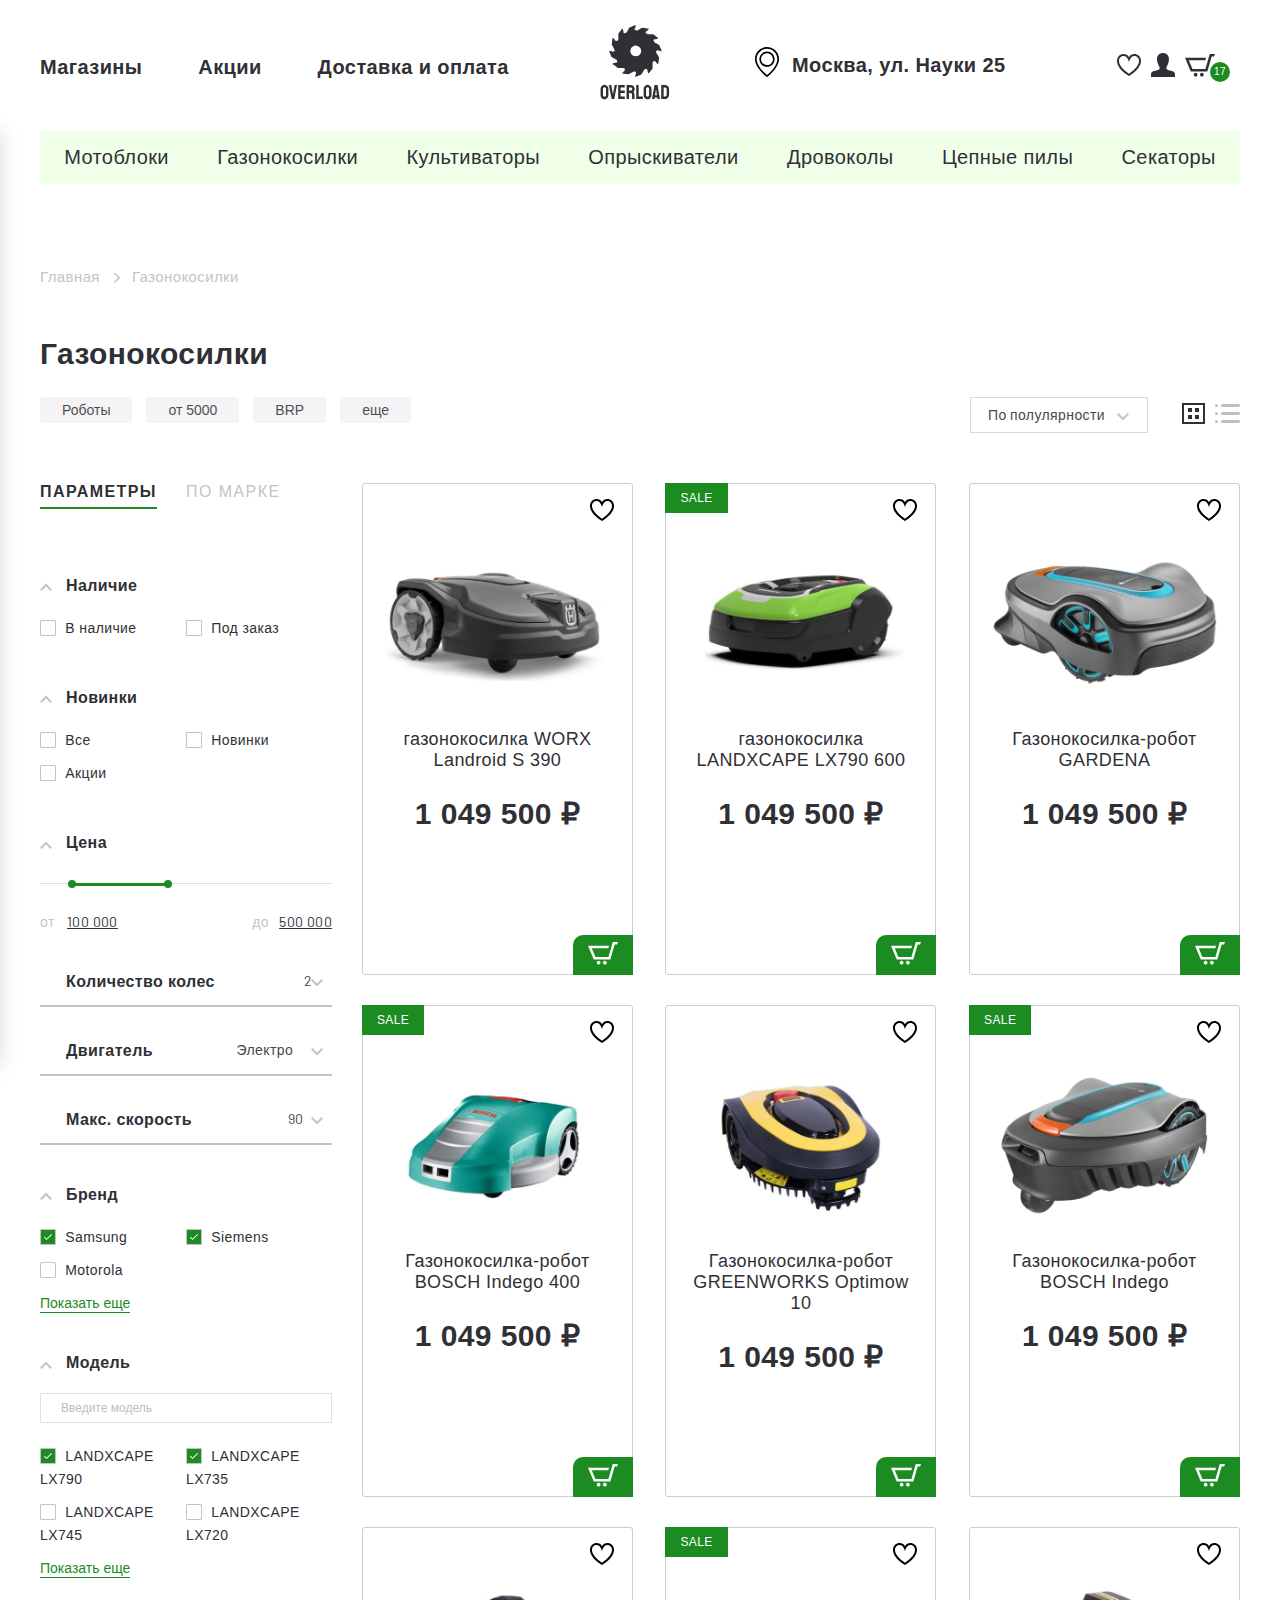
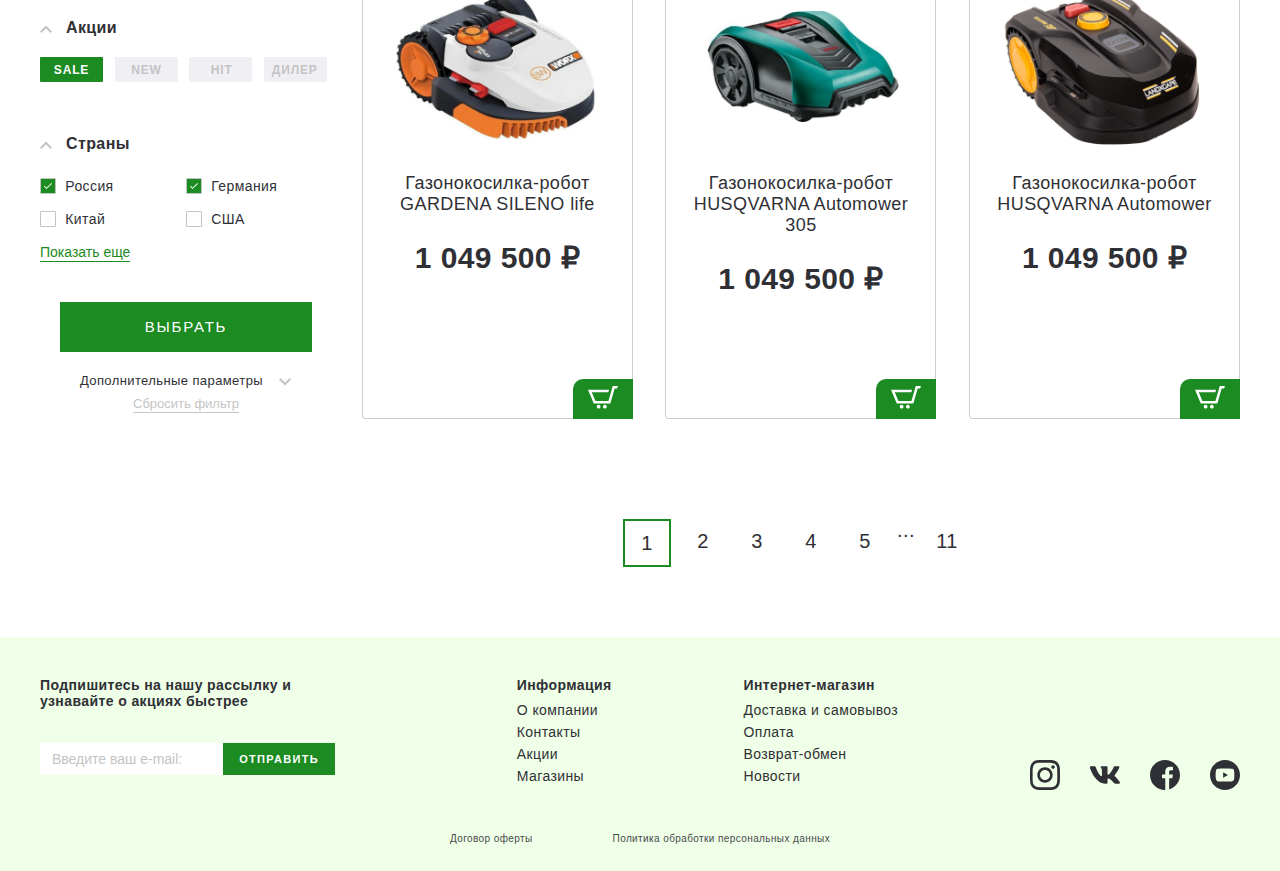
<file: catalog.html>
<!DOCTYPE html>
<html lang="ru">
<head>
	<meta charset="UTF-8">
	<meta http-equiv="X-UA-Compatible" content="IE=edge">
	<meta name="viewport" content="width=device-width, initial-scale=1.0">

	<title>Интернет Магазин | Каталог</title>

	<!-- Snippets -->
	<meta name="description" content="Женская одежда">
	<meta name="keywords" content="Женская одежда">
	<meta name="author" content="Автор">
    <meta name="image" content="assets/img/base.png">

	<!-- OG Tags -->
	<meta property="og:title" content="WOMAZING">
	<meta property="og:description" content="Женская одежда">
	<meta property="og:type" content="website">
	<meta property="og:image" content="https://sitename.ru/img/meta">
	<meta property="og:site_name" content="WOMAZING">
	<meta property="og:url" content="https://example.com">

	<link rel="canonical" href="https://example.com">

	<link rel="preconnect" href="//fonts.gstatic.com">
    <link rel="preconnect" href="//google-analytics.com">

    <!-- Styling  -->
    <link rel="apple-touch-icon" sizes="57x57" href="assets/img/icon/apple-icon-57x57.png">
    <link rel="apple-touch-icon" sizes="60x60" href="assets/img/icon/apple-icon-60x60.png">
    <link rel="apple-touch-icon" sizes="72x72" href="assets/img/icon/apple-icon-72x72.png">
    <link rel="apple-touch-icon" sizes="76x76" href="assets/img/icon/apple-icon-76x76.png">
    <link rel="apple-touch-icon" sizes="114x114" href="assets/img/icon/apple-icon-114x114.png">
    <link rel="apple-touch-icon" sizes="120x120" href="assets/img/icon/apple-icon-120x120.png">
    <link rel="apple-touch-icon" sizes="144x144" href="assets/img/icon/apple-icon-144x144.png">
    <link rel="apple-touch-icon" sizes="152x152" href="assets/img/icon/apple-icon-152x152.png">
    <link rel="apple-touch-icon" sizes="180x180" href="assets/img/icon/apple-icon-180x180.png">
    <link rel="icon" type="image/png" sizes="192x192" href="assets/img/icon/android-icon-192x192.png">
    <link rel="icon" type="image/png" sizes="32x32" href="assets/img/icon/favicon-32x32.png">
    <link rel="icon" type="image/png" sizes="96x96" href="assets/img/icon/favicon-96x96.png">
    <link rel="icon" type="image/png" sizes="16x16" href="assets/img/icon/favicon-16x16.png">
    <!-- <link rel="manifest" href="assets/img/icon/manifest.json"> -->

    <meta name="msapplication-TileImage" content="assets/img/icon/ms-icon-144x144.png">
    <meta name="msapplication-TileColor" content="#ffffff">
    <meta name="theme-color" content="#F1EADC">

    <meta name="apple-mobile-web-app-title" content="Название иконки на рабочем столе">
    <meta name="apple-mobile-web-app-capable" content="yes">

    <meta name="format-detection" content="telephone=no">
    <meta name="format-detection" content="address=no">

    <link rel="preconnect" href="https://fonts.gstatic.com">
	<link href="https://fonts.googleapis.com/css2?family=Barlow:wght@400;700&display=swap" rel="stylesheet">

	<!-- CSS  -->
	<link rel="preconnect" href="https://fonts.gstatic.com">
	<link rel="preconnect" href="https://fonts.gstatic.com">
	<link rel="stylesheet" href="assets/css/slick.css">
	<link rel="stylesheet" href="assets/css/fonts.css">
    <link rel="stylesheet" href="assets/css/animate.css">
    <link rel="stylesheet" href="assets/css/ion.rangeSlider.min.css">
    <link rel="stylesheet" href="assets/css/jquery.formstyler.css">
    <link rel="stylesheet" href="assets/css/jquery.formstyler.theme.css">
    <link rel="stylesheet" href="assets/css/jquery.rateyo.min.css">
    <link rel="stylesheet" href="assets/css/main.css">
    <link rel="stylesheet" href="assets/css/media.css">
</head>

<body>

<div class="page">

	<header class="header" id="header">
	    <div class="header__top">
	    	<div class="container">
	    		<div class="header__top-inner">
	    			<nav class="menu">
	    				<button class="menu__btn">
	    					<span class="menu__btn-line"></span>
	    					<span class="menu__btn-line"></span>
	    					<span class="menu__btn-line"></span>
	    				</button>
	    				<ul class="menu__list">
	    					<li class="menu__item">
	    						<a href="#" class="menu__link">
	    							Магазины
	    						</a>
	    					</li>
	    					<li class="menu__item">
	    						<a href="#" class="menu__link">
	    							Акции
	    						</a>
	    					</li>
	    					<li class="menu__item">
	    						<a href="#" class="menu__link">
	    							Доставка и оплата
	    						</a>
	    					</li>
	    				</ul>
	    			</nav>
	    			<a href="index.html" class="logo">
	    				<img class="logo__img" src="assets/img/logo.svg" alt="drive moto">
	    			</a>
	    			<div class="header__box">
	    				<p class="header__adress">
	    					Москва,  ул. Науки  25
	    				</p>
	    				<ul class="user-list">
	    					<li class="user-list__item">
	    						<a href="#" class="user-list__link">
	    							<img src="assets/img/heart.svg" alt="like icon">
	    						</a>
	    					</li>
	    					<li class="user-list__item">
	    						<a href="#" class="user-list__link">
	    							<img src="assets/img/registration.svg" alt="user icon">
	    						</a>
	    					</li>
	    					<li class="user-list__item">
	    						<a href="#" class="user-list__link basket">
	    							<img src="assets/img/basket.svg" alt="basket icon">
	    							<p class="basket__num">17</p>
	    						</a>
	    					</li>
	    				</ul>
	    			</div>
	    		</div>
	    	</div>		
	    </div>

	    <ul class="menu-mobile__list">
	    	<li class="menu-mobile__item">
	    		<a href="#" class="menu-mobile__link">
	    			<img class="menu-mobile__img" src="assets/img/registration.svg" alt="">
	    			<p>
	    				Войти
	    			</p>
	    		</a>
	    	</li>
	    	<li class="menu-mobile__item">
	    		<a href="#" class="menu-mobile__link">
	    			<img class="menu-mobile__img" src="assets/img/registration.svg" alt="">
	    			<p>
	    				Регистрация
	    			</p>
	    		</a>
	    	</li>
	    	<li class="menu-mobile__item">
	    		<a href="#" class="menu-mobile__link">
	    			<img class="menu-mobile__img" src="assets/img/heart.svg" alt="">
	    			<p>
	    				Избранное
	    			</p>
	    		</a>
	    	</li>
	    	<li class="menu-mobile__item">
	    		<a href="#" class="menu-mobile__link">
	    			<img class="menu-mobile__img" src="assets/img/basket.svg" alt="">
	    			<p>
	    				Корзина
	    			</p>
	    		</a>
	    	</li>
	    	<li class="menu-mobile__item">
	    		<a href="#" class="menu-mobile__link">
	    			<img class="menu-mobile__img" src="assets/img/home-icon.svg" alt="">
	    			<p>
	    				Магазины
	    			</p>
	    		</a>
	    	</li>
	    	<li class="menu-mobile__item">
	    		<a href="#" class="menu-mobile__link">
	    			<img class="menu-mobile__img" src="assets/img/procent-icon.svg" alt="">
	    			<p>
	    				Акции
	    			</p>
	    		</a>
	    	</li>
	    	<li class="menu-mobile__item">
	    		<a href="#" class="menu-mobile__link">
	    			<img class="menu-mobile__img" src="assets/img/delivery.svg" alt="">
	    			<p>
	    				Доставка и оплата
	    			</p>
	    		</a>
	    	</li>
	    	<li class="menu-mobile__item">
	    		<a href="catalog.html" class="menu-mobile__link">
	    			<p>
	    				Дровоколы
	    			</p>
	    		</a>
	    	</li>
	    	<li class="menu-mobile__item">
	    		<a href="catalog.html" class="menu-mobile__link">
	    			<p>
	    				Снегоуборщики
	    			</p>
	    		</a>
	    	</li>
	    	<li class="menu-mobile__item">
	    		<a href="catalog.html" class="menu-mobile__link">
	    			<p>
	    				Перфораторы
	    			</p>
	    		</a>
	    	</li>
	    	<li class="menu-mobile__item">
	    		<a href="catalog.html" class="menu-mobile__link">
	    			<p>
	    				Культиваторы
	    			</p>
	    		</a>
	    	</li>
	    	<li class="menu-mobile__item">
	    		<a href="catalog.html" class="menu-mobile__link">
	    			<p>
	    				Воздуходувы
	    			</p>
	    		</a>
	    	</li>
	    	<li class="menu-mobile__item">
	    		<a href="catalog.html" class="menu-mobile__link">
	    			<p>
	    				Газонокосилки
	    			</p>
	    		</a>
	    	</li>
	    	<li class="menu-mobile__item">
	    		<a href="catalog.html" class="menu-mobile__link">
	    			<p>
	    				Мотоблоки
	    			</p>
	    		</a>
	    	</li>
	    	<li class="menu-mobile__item">
	    		<a href="catalog.html" class="menu-mobile__link">
	    			<p>
	    				Запчасти
	    			</p>
	    		</a>
	    	</li>
	    </ul>

	    <div class="menu__mobile-lineWrapper">
		    <ul class="menu__mobile-line">
		    	<li class="menu__item">
					<a href="#" class="menu__link">
						Магазины
					</a>
				</li>
				<li class="menu__item">
					<a href="#" class="menu__link">
						Акции
					</a>
				</li>
				<li class="menu__item">
					<a href="#" class="menu__link">
						Доставка и оплата
					</a>
				</li>
		    </ul>
	    </div>
	    <div class="header__bottom">
	    	<div class="container">
	    		<ul class="menu-categories">
	    			<li class="menu-categories__item">
	    				<a href="catalog.html" class="menu-categories__link">
	    					Мотоблоки
	    				</a>
	    			</li>
	    			<li class="menu-categories__item">
	    				<a href="catalog.html" class="menu-categories__link">
	    					Газонокосилки
	    				</a>
	    			</li>
	    			<li class="menu-categories__item">
	    				<a href="catalog.html" class="menu-categories__link">
	    					Культиваторы
	    				</a>
	    			</li>
	    			<li class="menu-categories__item">
	    				<a href="catalog.html" class="menu-categories__link">
	    					Опрыскиватели
	    				</a>
	    			</li>
	    			<li class="menu-categories__item">
	    				<a href="catalog.html" class="menu-categories__link">
	    					Дровоколы
	    				</a>
	    			</li>
	    			<li class="menu-categories__item">
	    				<a href="catalog.html" class="menu-categories__link">
	    					Цепные пилы
	    				</a>
	    			</li>
	    			<li class="menu-categories__item">
	    				<a href="catalog.html" class="menu-categories__link">
	    					Секаторы
	    				</a>
	    			</li>
	    		</ul>
	    	</div>
	    </div>
	</header>

	<div class="breadcrumbs">
		<div class="container">
			<div class="breadcrumbs__inner">
				<ul class="breadcrumbs__list mobile-overflow">
					<li class="breadcrumbs__list-item">
						<a href="index.html">
							Главная
						</a>
					</li>
					<li class="breadcrumbs__list-item">
						<a href="catalog.html">
							Газонокосилки
						</a>
					</li>
			    </ul>
		    </div>
		</div>
	</div>

	<section class="catalog">
		<div class="container">
			<h2 class="catalog__title">
				Газонокосилки
			</h2>
			<div class="catalog__filter">
				<div class="catalog__filter-itemsInner">
					<div class="catalog__filter-items mobile-overflow">
						<button>
							Роботы
						</button>
						<button>
							от 5000
						</button>
						<button>
							BRP
						</button>
						<button>
							еще
						</button>
					</div>
				</div>
				<div class="catalog__filter-btn">
					<select class="filter-style select-item">
						<option value="">По полулярности</option>
						<option value="">По полулярности</option>
						<option value="">По полулярности</option>
					</select>
					<button class="catalog__filter-btnGrid catalog__filter-button catalog__filter-button--active">
						<svg width="23" height="21" viewBox="0 0 23 21" fill="none" xmlns="http://www.w3.org/2000/svg">
						<rect x="1" y="1" width="21" height="19" stroke="#2F3035" stroke-width="2"/>
						<rect x="7" y="6" width="2" height="2" fill="#2F3035" stroke="#2F3035" stroke-width="2"/>
						<rect x="7" y="13" width="2" height="2" fill="#2F3035" stroke="#2F3035" stroke-width="2"/>
						<rect x="14" y="6" width="2" height="2" fill="#2F3035" stroke="#2F3035" stroke-width="2"/>
						<rect x="14" y="13" width="2" height="2" fill="#2F3035" stroke="#2F3035" stroke-width="2"/>
						</svg>
					</button>
					<button class="catalog__filter-btnLine catalog__filter-button">
						<svg width="25" height="19" viewBox="0 0 25 19" fill="none" xmlns="http://www.w3.org/2000/svg">
						<g opacity="1">
						<rect x="6" width="19" height="3" rx="1.5" fill="#2F3035"/>
						<rect x="6" y="8" width="19" height="3" rx="1.5" fill="#2F3035"/>
						<rect x="6" y="16" width="19" height="3" rx="1.5" fill="#2F3035"/>
						<rect width="3" height="3" rx="1.5" fill="#2F3035"/>
						<rect y="8" width="3" height="3" rx="1.5" fill="#2F3035"/>
						<rect y="16" width="3" height="3" rx="1.5" fill="#2F3035"/>
						</g>
						</svg>
					</button>
				</div>
			</div>
			<div class="catalog__inner">
				<div class="aside__btn">
					Фильтр
				</div>
				<aside class="catalog__inner-aside aside-filter">
					<div class="tabs-wrapper tabs-wrapper--no--scroll">
						<div class="tabs aside-filter__tabs">
							<a href="#filter-1" class="tab aside-filter__tab tab--active ">
								<span>Параметры</span>
							</a>
							<a href="#filter-2" class="tab aside-filter__tab">
								<span>по марке</span>
							</a>
						</div>
					</div>
						<div class="tabs-container">
								<div id="filter-1" class="tabs-content aside-filter__tabs-content tabs-content--active">
									<form action="/" class="aside-filter__form">
										<ul class="aside-filter__list">
											<li class="aside-filter__item-drop">
												<p class="aside-filter__item-title filter__item-drop filter__item-drop--active">
													Наличие
												</p>
												<div class="aside-filter__content">
													<div class="aside-filter__content-box">
														<label class="aside-filter__content-label">
															<input type="checkbox" class="filter-style">
															В наличие
														</label>
													</div>
													<div class="aside-filter__content-box">
														<label class="aside-filter__content-label">
															<input type="checkbox" class="filter-style">
															Под заказ
														</label>
													</div>
												</div>
											</li>
											<li class="aside-filter__item-drop">
												<p class="aside-filter__item-title filter__item-drop filter__item-drop--active">
													Новинки
												</p>
												<div class="aside-filter__content aside-filter__content-radio">
													<div class="aside-filter__content-box">
														<label class="aside-filter__content-label">
															<input type="radio" name="radio" class="filter-style">
															Все
														</label>
													</div>
													<div class="aside-filter__content-box">
														<label class="aside-filter__content-label">
															<input type="radio" name="radio" class="filter-style">
															Новинки
														</label>
													</div>
													<div class="aside-filter__content-box">
														<label class="aside-filter__content-label">
															<input type="radio" name="radio" class="filter-style">
															Акции
														</label>
													</div>
												</div>
											</li>
											<li class="aside-filter__item-drop">
												<p class="aside-filter__item-title filter__item-drop filter__item-drop--active">
													Цена
												</p>
												<div class="aside-filter__content">
													<input type="text" class="js-range-slider" name="my_range" value="" data-min="100000" data-max="500000" data-from="140000" data-to="275000"/>
												</div>
											</li>
											<li class="aside-filter__item-list">
												<div class="filter__item-list">
													<p class="filter__item-listTitle">
														Количество колес
													</p>
													<select class="filter-style filter__item-listSelect">
														<option>2</option>
														<option>3</option>
														<option>4</option>
														<option>6</option>
													</select>
												</div>
												
												<div class="filter__item-list">
													<p class="filter__item-listTitle">
														Двигатель
													</p>
													<select class="filter-style filter__item-listSelect">
														<option>Электро</option>
														<option>Топливный</option>
													</select>
												</div>

												<div class="filter__item-list">
													<p class="filter__item-listTitle">
														Макс. скорость
													</p>
													<select class="filter-style filter__item-listSelect">
														<option>90</option>
														<option>130</option>
														<option>154</option>
														<option>230</option>
													</select>
												</div>
											</li>
											
											<li class="aside-filter__item-drop">
												<p class="aside-filter__item-title filter__item-drop filter__item-drop--active">
													Бренд
												</p>
												<div class="aside-filter__content">
													<div class="aside-filter__content-box">
														<label class="aside-filter__content-label">
															<input type="checkbox" class="filter-style" checked>
															Samsung
														</label>
													</div>
													<div class="aside-filter__content-box">
														<label class="aside-filter__content-label">
															<input type="checkbox" class="filter-style" checked>
															Siemens
														</label>
													</div>
													<div class="aside-filter__content-box">
														<label class="aside-filter__content-label">
															<input type="checkbox" class="filter-style">
															Motorola
														</label>
													</div>
													<div class="filter-more">
														<button class="filter-more__btn">
															Показать еще
														</button>
													</div>
												</div>
											</li>

											<li class="aside-filter__item-drop">
												<p class="aside-filter__item-title filter__item-drop filter__item-drop--active">
													Модель
												</p>
												<div class="aside-filter__content">
													<input class="filter-search" type="text" placeholder="Введите модель ">
													<div class="aside-filter__content-box">
														<label class="aside-filter__content-label">
															<input type="checkbox" class="filter-style" checked>
															LANDXCAPE LX790
														</label>
													</div>
													<div class="aside-filter__content-box">
														<label class="aside-filter__content-label">
															<input type="checkbox" class="filter-style" checked>
															LANDXCAPE LX735 
														</label>
													</div>
													<div class="aside-filter__content-box">
														<label class="aside-filter__content-label">
															<input type="checkbox" class="filter-style">
															LANDXCAPE LX745
														</label>
													</div>
													<div class="aside-filter__content-box">
														<label class="aside-filter__content-label">
															<input type="checkbox" class="filter-style">
															LANDXCAPE LX720
														</label>
													</div>
													<div class="filter-more">
														<button class="filter-more__btn">
															Показать еще
														</button>
													</div>
												</div>
											</li>

											<li class="aside-filter__item-drop btn-checked">
												<p class="aside-filter__item-title filter__item-drop filter__item-drop--active">
													Акции
												</p>
												<div class="aside-filter__content">
													<div class="aside-filter__content-box">
														<label class="aside-filter__content-label">
															<input type="checkbox" class="filter-style" checked>
															<span class="btn-checked__text">SALE</span>
														</label>
													</div>
													<div class="aside-filter__content-box">
														<label class="aside-filter__content-label">
															<input type="checkbox" class="filter-style">
															<span class="btn-checked__text">NEW</span>
														</label>
													</div>
													<div class="aside-filter__content-box">
														<label class="aside-filter__content-label">
															<input type="checkbox" class="filter-style">
															<span class="btn-checked__text">HIT</span>
														</label>
													</div>
													<div class="aside-filter__content-box">
														<label class="aside-filter__content-label">
															<input type="checkbox" class="filter-style">
															<span class="btn-checked__text">ДИЛЕР</span>
														</label>
													</div>
												</div>
											</li>

											<li class="aside-filter__item-drop">
												<p class="aside-filter__item-title filter__item-drop filter__item-drop--active">
													Страны
												</p>
												<div class="aside-filter__content">
													<div class="aside-filter__content-box">
														<label class="aside-filter__content-label">
															<input type="checkbox" class="filter-style" checked>
															Россия
														</label>
													</div>
													<div class="aside-filter__content-box">
														<label class="aside-filter__content-label">
															<input type="checkbox" class="filter-style" checked>
															Германия
														</label>
													</div>
													<div class="aside-filter__content-box">
														<label class="aside-filter__content-label">
															<input type="checkbox" class="filter-style">
															Китай
														</label>
													</div>
													<div class="aside-filter__content-box">
														<label class="aside-filter__content-label">
															<input type="checkbox" class="filter-style">
															CША
														</label>
													</div>
													<div class="filter-more">
														<button class="filter-more__btn">
															Показать еще
														</button>
													</div>
												</div>
											</li>
											<li class="aside-filter__item-drop aside-filter__item-btn">
												<button type="submit" class="filter-btn__send filter-btn__send--active">
													ВЫБРАТЬ
												</button>
												<p class="filter__extra">
													Дополнительные параметры
												</p>
												<div class="filter__extra-content">
													more
												</div>
												<button type="submit" class="filter-btn__reset">
													Сбросить фильтр
												</button>
											</li>
										</ul>
									</form>
								</div><!-- /tabs-content --> 
								<div id="filter-2" class="tabs-content aside-filter__tabs-content">
									content 2
								</div><!-- /tabs-content --> 
						</div><!-- /tabs aside-filter__tabs -->
				</aside>
				<div class="catalog__inner-list">
					<div class="product-item__wrapper">
						<button class="product-item__favorite"></button>
						<button class="product-item__basket">
						    <img src="assets/img/basket-white.svg" alt="">
						</button>
						<a class="product-item__notify-link" href="#">
							<span>Сообщить о поступлении</span>
						</a>
						<a href="product.html" class="product-item ">
							<p class="product-item__hover-text">
							посмотреть товар
							</p>
							<img src="assets/img/content/robot/robot-1.png" alt="" class="product-item__img">
							<h4 class="product-item__title">
								газонокосилка WORX Landroid S 390
							</h4>
							<p class="product-item__price">
								1 049 500 &#8381;
							</p>
							<p class="product-item__notify-text">
								нет в наличии
							</p>
						</a>
					</div>
					<div class="product-item__wrapper">
						<button class="product-item__favorite"></button>
						<button class="product-item__basket">
						    <img src="assets/img/basket-white.svg" alt="">
						</button>
						<a class="product-item__notify-link" href="#">
							<span>Сообщить о поступлении</span>
						</a>
						<a href="product.html" class="product-item product-item--sale">
							<p class="product-item__hover-text">
							посмотреть товар
							</p>
							<img src="assets/img/content/robot/robot-2.png" alt="" class="product-item__img">
							<h4 class="product-item__title">
								газонокосилка LANDXCAPE LX790 600
							</h4>
							<p class="product-item__price">
								1 049 500 &#8381;
							</p>
							<p class="product-item__notify-text">
								нет в наличии
							</p>
						</a>
					</div>
					<div class="product-item__wrapper">
						<button class="product-item__favorite"></button>
						<button class="product-item__basket">
						    <img src="assets/img/basket-white.svg" alt="">
						</button>
						<a class="product-item__notify-link" href="#">
							<span>Сообщить о поступлении</span>
						</a>
						<a href="product.html" class="product-item ">
							<p class="product-item__hover-text">
							посмотреть товар
							</p>
							<img src="assets/img/content/robot/robot-3.png" alt="" class="product-item__img">
							<h4 class="product-item__title">
								Газонокосилка-робот GARDENA
							</h4>
							<p class="product-item__price">
								1 049 500 &#8381;
							</p>
							<p class="product-item__notify-text">
								нет в наличии
							</p>
						</a>
					</div>
					<div class="product-item__wrapper">
						<button class="product-item__favorite"></button>
						<button class="product-item__basket">
						    <img src="assets/img/basket-white.svg" alt="">
						</button>
						<a class="product-item__notify-link" href="#">
							<span>Сообщить о поступлении</span>
						</a>
						<a href="product.html" class="product-item product-item--sale">
							<p class="product-item__hover-text">
							посмотреть товар
							</p>
							<img src="assets/img/content/robot/robot-4.png" alt="" class="product-item__img">
							<h4 class="product-item__title">
								Газонокосилка-робот BOSCH Indego 400
							</h4>
							<p class="product-item__price">
								1 049 500 &#8381;
							</p>
							<p class="product-item__notify-text">
								нет в наличии
							</p>
						</a>
					</div>
					<div class="product-item__wrapper">
						<button class="product-item__favorite"></button>
						<button class="product-item__basket">
						    <img src="assets/img/basket-white.svg" alt="">
						</button>
						<a class="product-item__notify-link" href="#">
							<span>Сообщить о поступлении</span>
						</a>
						<a href="product.html" class="product-item ">
							<p class="product-item__hover-text">
							посмотреть товар
							</p>
							<img src="assets/img/content/robot/robot-5.png" alt="" class="product-item__img">
							<h4 class="product-item__title">
								Газонокосилка-робот GREENWORKS Optimow 10
							</h4>
							<p class="product-item__price">
								1 049 500 &#8381;
							</p>
							<p class="product-item__notify-text">
								нет в наличии
							</p>
						</a>
					</div>
					<div class="product-item__wrapper">
						<button class="product-item__favorite"></button>
						<button class="product-item__basket">
						    <img src="assets/img/basket-white.svg" alt="">
						</button>
						<a class="product-item__notify-link" href="#">
							<span>Сообщить о поступлении</span>
						</a>
						<a href="product.html" class="product-item product-item--sale">
							<p class="product-item__hover-text">
							посмотреть товар
							</p>
							<img src="assets/img/content/robot/robot-6.png" alt="" class="product-item__img">
							<h4 class="product-item__title">
								Газонокосилка-робот BOSCH Indego
							</h4>
							<p class="product-item__price">
								1 049 500 &#8381;
							</p>
							<p class="product-item__notify-text">
								нет в наличии
							</p>
						</a>
					</div>
					<div class="product-item__wrapper">
						<button class="product-item__favorite"></button>
						<button class="product-item__basket">
						    <img src="assets/img/basket-white.svg" alt="">
						</button>
						<a class="product-item__notify-link" href="#">
							<span>Сообщить о поступлении</span>
						</a>
						<a href="product.html" class="product-item ">
							<p class="product-item__hover-text">
							посмотреть товар
							</p>
							<img src="assets/img/content/robot/robot-7.png" alt="" class="product-item__img">
							<h4 class="product-item__title">
								Газонокосилка-робот GARDENA SILENO life
							</h4>
							<p class="product-item__price">
								1 049 500 &#8381;
							</p>
							<p class="product-item__notify-text">
								нет в наличии
							</p>
						</a>
					</div>
					<div class="product-item__wrapper">
						<button class="product-item__favorite"></button>
						<button class="product-item__basket">
						    <img src="assets/img/basket-white.svg" alt="">
						</button>
						<a class="product-item__notify-link" href="#">
							<span>Сообщить о поступлении</span>
						</a>
						<a href="product.html" class="product-item product-item--sale">
							<p class="product-item__hover-text">
							посмотреть товар
							</p>
							<img src="assets/img/content/robot/robot-8.png" alt="" class="product-item__img">
							<h4 class="product-item__title">
								Газонокосилка-робот HUSQVARNA Automower 305
							</h4>
							<p class="product-item__price">
								1 049 500 &#8381;
							</p>
							<p class="product-item__notify-text">
								нет в наличии
							</p>
						</a>
					</div>
					<div class="product-item__wrapper">
						<button class="product-item__favorite"></button>
						<button class="product-item__basket">
						    <img src="assets/img/basket-white.svg" alt="">
						</button>
						<a class="product-item__notify-link" href="#">
							<span>Сообщить о поступлении</span>
						</a>
						<a href="product.html" class="product-item ">
							<p class="product-item__hover-text">
							посмотреть товар
							</p>
							<img src="assets/img/content/robot/robot-9.png" alt="" class="product-item__img">
							<h4 class="product-item__title">
								Газонокосилка-робот HUSQVARNA Automower
							</h4>
							<p class="product-item__price">
								1 049 500 &#8381;
							</p>
							<p class="product-item__notify-text">
								нет в наличии
							</p>
						</a>
					</div>
					<div class="pagination">
						<ul class="pagination-list">
							<li class="pagination-list__item active"><a href="#">1</a></li>
							<li class="pagination-list__item"><a href="#">2</a></li>
							<li class="pagination-list__item"><a href="#">3</a></li>
							<li class="pagination-list__item"><a href="#">4</a></li>
							<li class="pagination-list__item"><a href="#">5</a></li>
							<li class="pagination-list__item pagination-list__item--dots"><span>...</span></li>
							<li class="pagination-list__item"><a href="#">11</a></li>
								
						
						</ul>
					</div>

				</div>
			</div><!-- /catalog__inner -->
		</div><!-- /container -->
	</section>
	
	<footer class="footer" id="footer">
	    <div class="container">
	    	<div class="footer__top">
	    		<div class="footer__top-inner">
	    			<div class="footer__top-item footer__top-neslatter">
	    				<h6 class="footer__top-title">
	    					Подпишитесь на нашу рассылку и узнавайте о акциях быстрее
	    				</h6>
	    				<form class="footer-form" action="/">
	    					<input class="footer-form__input" type="text" placeholder="Введите ваш e-mail:">
	    					<button class="footer-form__btn" type="submit">
	    						Отправить
	    					</button>
	    				</form>
	    			</div>
	    			<div class="footer__top-item footer__top-itemDrop">
	    				<h6 class="footer__top-title  footer__topDrop">
	    					Информация
	    				</h6>
	    				<ul class="footer-list ">
	    					<li class="footer-list__item">
	    						<a href="#">
	    							О компании
	    						</a>
	    					</li>
	    					<li class="footer-list__item">
	    						<a href="#">
	    							Контакты
	    						</a>
	    					</li>
	    					<li class="footer-list__item">
	    						<a href="#">
	    							Акции
	    						</a>
	    					</li>
	    					<li class="footer-list__item">
	    						<a href="#">
	    							Магазины
	    						</a>
	    					</li>
	    				</ul>
	    			</div>
	    			<div class="footer__top-item ">
	    				<h6 class="footer__top-title  footer__topDrop">
	    					Интернет-магазин
	    				</h6>
	    				<ul class="footer-list">
	    					<li class="footer-list__item">
	    						<a href="#">
	    							Доставка и самовывоз
	    						</a>
	    					</li>
	    					<li class="footer-list__item">
	    						<a href="#">
	    							Оплата
	    						</a>
	    					</li>
	    					<li class="footer-list__item">
	    						<a href="#">
	    							Возврат-обмен
	    						</a>
	    					</li>
	    					<li class="footer-list__item">
	    						<a href="#">
	    							Новости
	    						</a>
	    					</li>
	    				</ul>
	    			</div>
	    			<div class="footer__top-item footer__top-social">
						<ul class="social-list">
							<li class="social-list__item">
								<a href="#">
									<img src="assets/img/inst.svg" alt="">
								</a>
							</li>
							<li class="social-list__item">
								<a href="#">
									<img src="assets/img/vk.svg" alt="">
								</a>
							</li>
							<li class="social-list__item">
								<a href="#">
									<img src="assets/img/fb.svg" alt="">
								</a>
							</li>
							<li class="social-list__item">
								<a href="#">
									<img src="assets/img/you.svg" alt="">
								</a>
							</li>
						</ul>
	    			</div>
	    		</div>
	    	</div>
	    	<div class="footer__bottom">
	    		<a class="footer__bottom-link" href="#">
	    			Договор оферты
	    		</a>
	    		<a class="footer__bottom-link" href="#">
	    			Политика обработки персональных данных
	    		</a>
	    	</div>
	    </div><!-- /container -->
	</footer>

</div><!-- /page -->

<script src="assets/js/jquery-3.6.0.min.js"></script>
<script src="assets/js/jquery.validate.min.js"></script>
<script src="assets/js/slick.min.js" ></script>
<script src="assets/js/ion.rangeSlider.min.js"></script>
<script src="assets/js/jquery.formstyler.min.js"></script>
<script src="assets/js/jquery.rateyo.min.js"></script>
<script src="assets/js/main.js"></script>
</body>
</html>
</file>
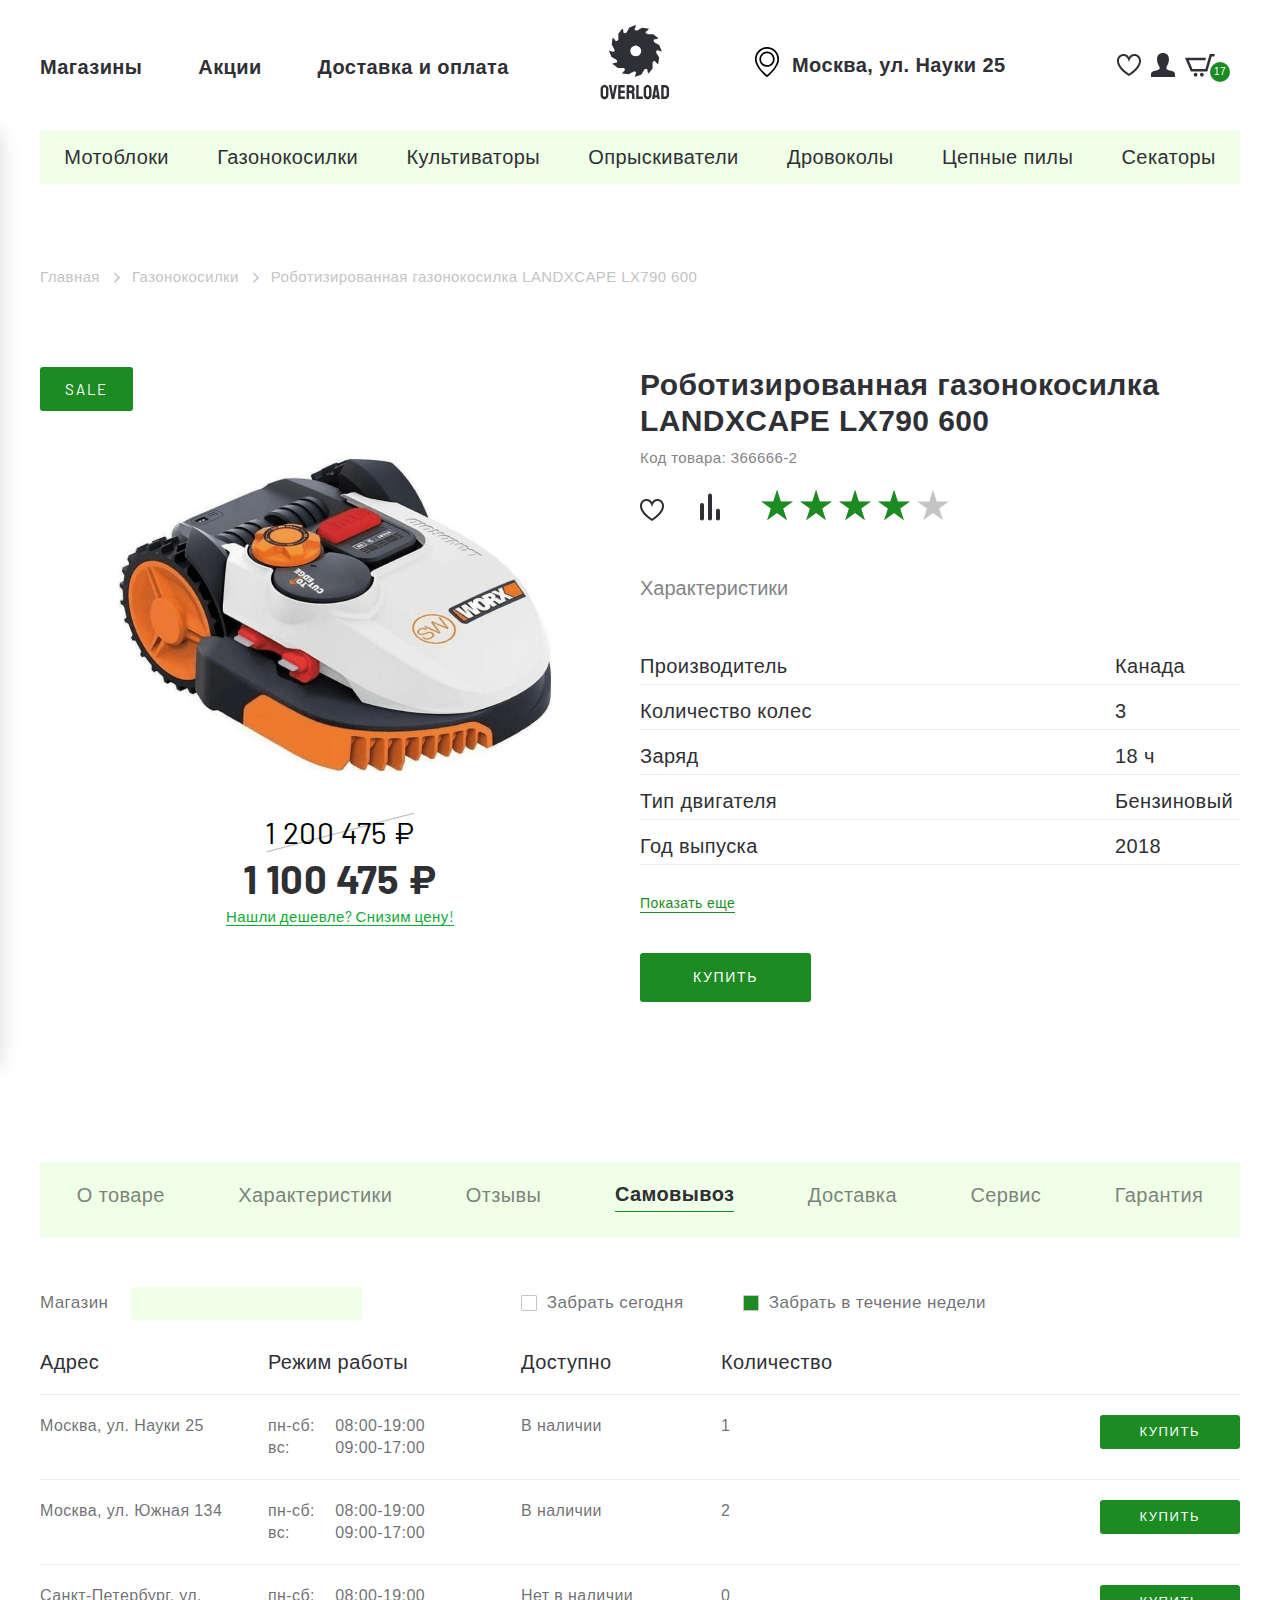
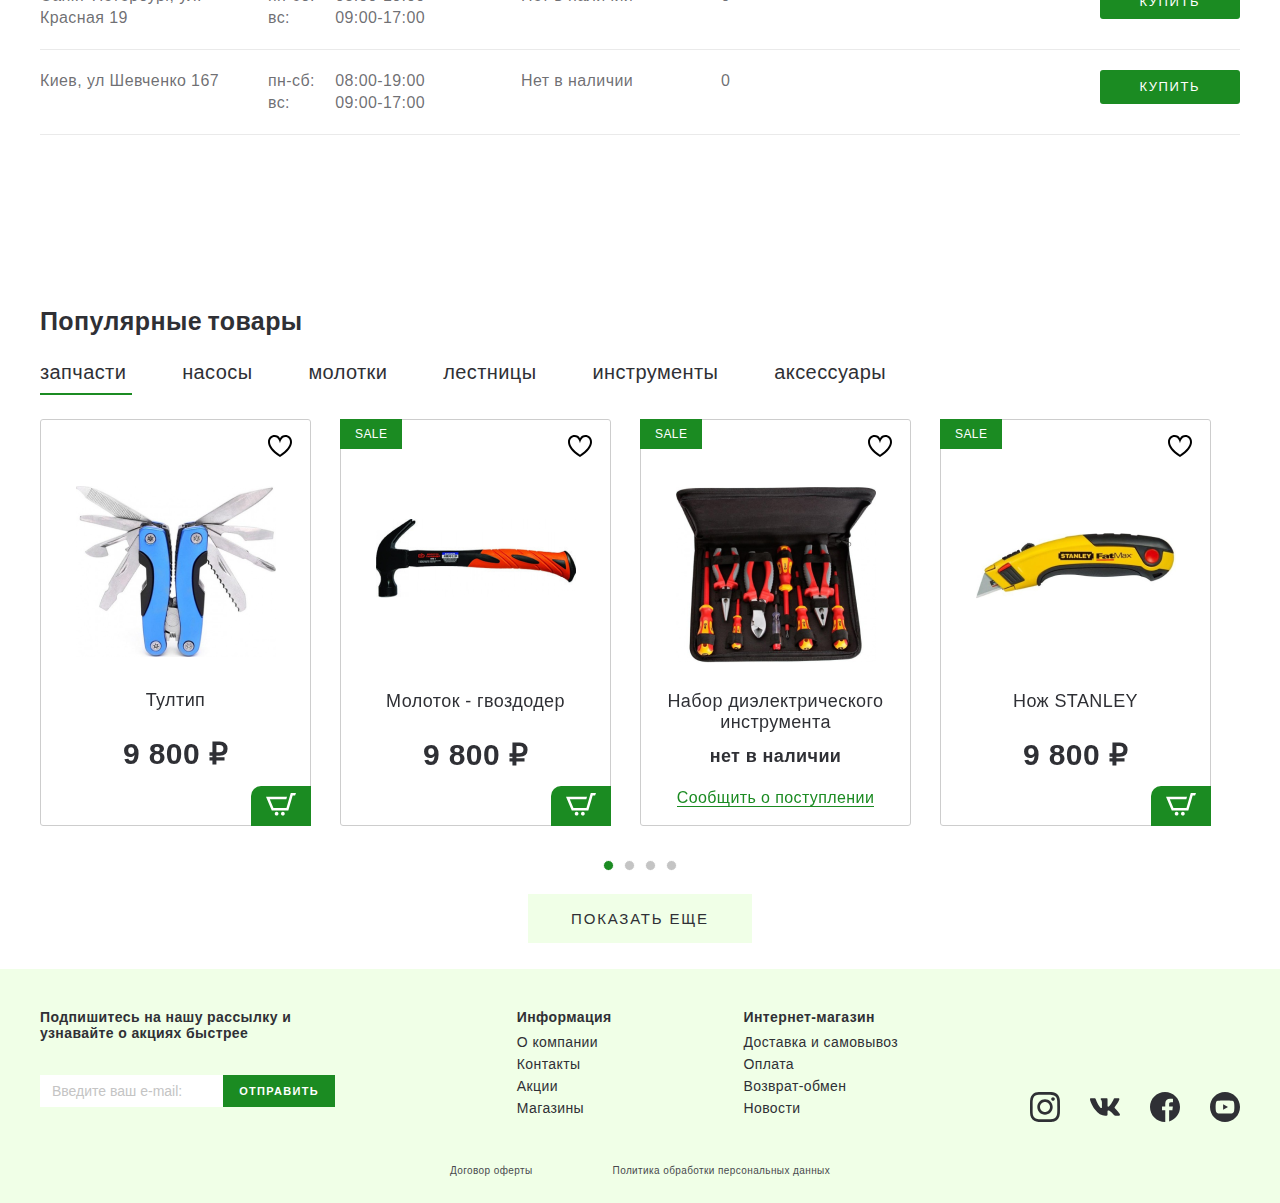
<file: product.html>
<!DOCTYPE html>
<html lang="ru">
<head>
	<meta charset="UTF-8">
	<meta http-equiv="X-UA-Compatible" content="IE=edge">
	<meta name="viewport" content="width=device-width, initial-scale=1.0">

	<title>Интернет Магазин | Товар</title>

	<!-- Snippets -->
	<meta name="description" content="Женская одежда">
	<meta name="keywords" content="Женская одежда">
	<meta name="author" content="Автор">
    <meta name="image" content="assets/img/base.png">

	<!-- OG Tags -->
	<meta property="og:title" content="WOMAZING">
	<meta property="og:description" content="Женская одежда">
	<meta property="og:type" content="website">
	<meta property="og:image" content="https://sitename.ru/img/meta">
	<meta property="og:site_name" content="WOMAZING">
	<meta property="og:url" content="https://example.com">

	<link rel="canonical" href="https://example.com">

	<link rel="preconnect" href="//fonts.gstatic.com">
    <link rel="preconnect" href="//google-analytics.com">

    <!-- Styling  -->
    <link rel="apple-touch-icon" sizes="57x57" href="assets/img/icon/apple-icon-57x57.png">
    <link rel="apple-touch-icon" sizes="60x60" href="assets/img/icon/apple-icon-60x60.png">
    <link rel="apple-touch-icon" sizes="72x72" href="assets/img/icon/apple-icon-72x72.png">
    <link rel="apple-touch-icon" sizes="76x76" href="assets/img/icon/apple-icon-76x76.png">
    <link rel="apple-touch-icon" sizes="114x114" href="assets/img/icon/apple-icon-114x114.png">
    <link rel="apple-touch-icon" sizes="120x120" href="assets/img/icon/apple-icon-120x120.png">
    <link rel="apple-touch-icon" sizes="144x144" href="assets/img/icon/apple-icon-144x144.png">
    <link rel="apple-touch-icon" sizes="152x152" href="assets/img/icon/apple-icon-152x152.png">
    <link rel="apple-touch-icon" sizes="180x180" href="assets/img/icon/apple-icon-180x180.png">
    <link rel="icon" type="image/png" sizes="192x192" href="assets/img/icon/android-icon-192x192.png">
    <link rel="icon" type="image/png" sizes="32x32" href="assets/img/icon/favicon-32x32.png">
    <link rel="icon" type="image/png" sizes="96x96" href="assets/img/icon/favicon-96x96.png">
    <link rel="icon" type="image/png" sizes="16x16" href="assets/img/icon/favicon-16x16.png">
    <!-- <link rel="manifest" href="assets/img/icon/manifest.json"> -->

    <meta name="msapplication-TileImage" content="assets/img/icon/ms-icon-144x144.png">
    <meta name="msapplication-TileColor" content="#ffffff">
    <meta name="theme-color" content="#F1EADC">

    <meta name="apple-mobile-web-app-title" content="Название иконки на рабочем столе">
    <meta name="apple-mobile-web-app-capable" content="yes">

    <meta name="format-detection" content="telephone=no">
    <meta name="format-detection" content="address=no">

    <link rel="preconnect" href="https://fonts.gstatic.com">
	<link href="https://fonts.googleapis.com/css2?family=Barlow:wght@400;700&display=swap" rel="stylesheet">

	<!-- CSS  -->
	<link rel="preconnect" href="https://fonts.gstatic.com">
	<link rel="preconnect" href="https://fonts.gstatic.com">
	<link rel="stylesheet" href="assets/css/slick.css">
	<link rel="stylesheet" href="assets/css/fonts.css">
    <link rel="stylesheet" href="assets/css/animate.css">
    <link rel="stylesheet" href="assets/css/ion.rangeSlider.min.css">
    <link rel="stylesheet" href="assets/css/jquery.formstyler.css">
    <link rel="stylesheet" href="assets/css/jquery.formstyler.theme.css">
    <link rel="stylesheet" href="assets/css/jquery.rateyo.min.css">
    <link rel="stylesheet" href="assets/css/main.css">
    <link rel="stylesheet" href="assets/css/media.css">
</head>

<body>

<div class="page">

	<header class="header" id="header">
	    <div class="header__top">
	    	<div class="container">
	    		<div class="header__top-inner">
	    			<nav class="menu">
	    				<button class="menu__btn">
	    					<span class="menu__btn-line"></span>
	    					<span class="menu__btn-line"></span>
	    					<span class="menu__btn-line"></span>
	    				</button>
	    				<ul class="menu__list">
	    					<li class="menu__item">
	    						<a href="#" class="menu__link">
	    							Магазины
	    						</a>
	    					</li>
	    					<li class="menu__item">
	    						<a href="#" class="menu__link">
	    							Акции
	    						</a>
	    					</li>
	    					<li class="menu__item">
	    						<a href="#" class="menu__link">
	    							Доставка и оплата
	    						</a>
	    					</li>
	    				</ul>
	    			</nav>
	    			<a href="index.html" class="logo">
	    				<img class="logo__img" src="assets/img/logo.svg" alt="drive moto">
	    			</a>
	    			<div class="header__box">
	    				<p class="header__adress">
	    					Москва,  ул. Науки  25
	    				</p>
	    				<ul class="user-list">
	    					<li class="user-list__item">
	    						<a href="#" class="user-list__link">
	    							<img src="assets/img/heart.svg" alt="like icon">
	    						</a>
	    					</li>
	    					<li class="user-list__item">
	    						<a href="#" class="user-list__link">
	    							<img src="assets/img/registration.svg" alt="user icon">
	    						</a>
	    					</li>
	    					<li class="user-list__item">
	    						<a href="#" class="user-list__link basket">
	    							<img src="assets/img/basket.svg" alt="basket icon">
	    							<p class="basket__num">17</p>
	    						</a>
	    					</li>
	    				</ul>
	    			</div>
	    		</div>
	    	</div>		
	    </div>

	    <ul class="menu-mobile__list">
	    	<li class="menu-mobile__item">
	    		<a href="#" class="menu-mobile__link">
	    			<img class="menu-mobile__img" src="assets/img/registration.svg" alt="">
	    			<p>
	    				Войти
	    			</p>
	    		</a>
	    	</li>
	    	<li class="menu-mobile__item">
	    		<a href="#" class="menu-mobile__link">
	    			<img class="menu-mobile__img" src="assets/img/registration.svg" alt="">
	    			<p>
	    				Регистрация
	    			</p>
	    		</a>
	    	</li>
	    	<li class="menu-mobile__item">
	    		<a href="#" class="menu-mobile__link">
	    			<img class="menu-mobile__img" src="assets/img/heart.svg" alt="">
	    			<p>
	    				Избранное
	    			</p>
	    		</a>
	    	</li>
	    	<li class="menu-mobile__item">
	    		<a href="#" class="menu-mobile__link">
	    			<img class="menu-mobile__img" src="assets/img/basket.svg" alt="">
	    			<p>
	    				Корзина
	    			</p>
	    		</a>
	    	</li>
	    	<li class="menu-mobile__item">
	    		<a href="#" class="menu-mobile__link">
	    			<img class="menu-mobile__img" src="assets/img/home-icon.svg" alt="">
	    			<p>
	    				Магазины
	    			</p>
	    		</a>
	    	</li>
	    	<li class="menu-mobile__item">
	    		<a href="#" class="menu-mobile__link">
	    			<img class="menu-mobile__img" src="assets/img/procent-icon.svg" alt="">
	    			<p>
	    				Акции
	    			</p>
	    		</a>
	    	</li>
	    	<li class="menu-mobile__item">
	    		<a href="#" class="menu-mobile__link">
	    			<img class="menu-mobile__img" src="assets/img/delivery.svg" alt="">
	    			<p>
	    				Доставка и оплата
	    			</p>
	    		</a>
	    	</li>
	    	<li class="menu-mobile__item">
	    		<a href="catalog.html" class="menu-mobile__link">
	    			<p>
	    				Дровоколы
	    			</p>
	    		</a>
	    	</li>
	    	<li class="menu-mobile__item">
	    		<a href="catalog.html" class="menu-mobile__link">
	    			<p>
	    				Снегоуборщики
	    			</p>
	    		</a>
	    	</li>
	    	<li class="menu-mobile__item">
	    		<a href="catalog.html" class="menu-mobile__link">
	    			<p>
	    				Перфораторы
	    			</p>
	    		</a>
	    	</li>
	    	<li class="menu-mobile__item">
	    		<a href="catalog.html" class="menu-mobile__link">
	    			<p>
	    				Культиваторы
	    			</p>
	    		</a>
	    	</li>
	    	<li class="menu-mobile__item">
	    		<a href="catalog.html" class="menu-mobile__link">
	    			<p>
	    				Воздуходувы
	    			</p>
	    		</a>
	    	</li>
	    	<li class="menu-mobile__item">
	    		<a href="catalog.html" class="menu-mobile__link">
	    			<p>
	    				Газонокосилки
	    			</p>
	    		</a>
	    	</li>
	    	<li class="menu-mobile__item">
	    		<a href="catalog.html" class="menu-mobile__link">
	    			<p>
	    				Мотоблоки
	    			</p>
	    		</a>
	    	</li>
	    	<li class="menu-mobile__item">
	    		<a href="catalog.html" class="menu-mobile__link">
	    			<p>
	    				Запчасти
	    			</p>
	    		</a>
	    	</li>
	    </ul>

	    <div class="menu__mobile-lineWrapper">
		    <ul class="menu__mobile-line">
		    	<li class="menu__item">
					<a href="#" class="menu__link">
						Магазины
					</a>
				</li>
				<li class="menu__item">
					<a href="#" class="menu__link">
						Акции
					</a>
				</li>
				<li class="menu__item">
					<a href="#" class="menu__link">
						Доставка и оплата
					</a>
				</li>
		    </ul>
	    </div>
	    <div class="header__bottom">
	    	<div class="container">
	    		<ul class="menu-categories">
	    			<li class="menu-categories__item">
	    				<a href="catalog.html" class="menu-categories__link">
	    					Мотоблоки
	    				</a>
	    			</li>
	    			<li class="menu-categories__item">
	    				<a href="catalog.html" class="menu-categories__link">
	    					Газонокосилки
	    				</a>
	    			</li>
	    			<li class="menu-categories__item">
	    				<a href="catalog.html" class="menu-categories__link">
	    					Культиваторы
	    				</a>
	    			</li>
	    			<li class="menu-categories__item">
	    				<a href="catalog.html" class="menu-categories__link">
	    					Опрыскиватели
	    				</a>
	    			</li>
	    			<li class="menu-categories__item">
	    				<a href="catalog.html" class="menu-categories__link">
	    					Дровоколы
	    				</a>
	    			</li>
	    			<li class="menu-categories__item">
	    				<a href="catalog.html" class="menu-categories__link">
	    					Цепные пилы
	    				</a>
	    			</li>
	    			<li class="menu-categories__item">
	    				<a href="catalog.html" class="menu-categories__link">
	    					Секаторы
	    				</a>
	    			</li>
	    		</ul>
	    	</div>
	    </div>
	</header>

	<div class="breadcrumbs">
		<div class="container">
			<div class="breadcrumbs__inner">
				<ul class="breadcrumbs__list mobile-overflow">
					<li class="breadcrumbs__list-item">
						<a href="index.html">
							Главная
						</a>
					</li>
					<li class="breadcrumbs__list-item">
						<a href="catalog.html">
							Газонокосилки
						</a>
					</li>
					<li class="breadcrumbs__list-item">
						<span>
							Роботизированная газонокосилка LANDXCAPE LX790 600
						</span>
					</li>
			    </ul>
		    </div>
		</div>
	</div>

	<section class="product-card">
		<div class="container">
			<div class="product-card__inner">
				<div class="product-card__img-box product-item--sale">
					<img class="product-card__img" src="assets/img/content/one-item.png" alt="">
					<p class="product-card__price-old">
						1 200 475 &#8381;
					</p>
					<p class="product-card__price-new">
						1 100 475 &#8381;
					</p>
					<a href="#" class="product-card__link">
						Нашли дешевле? Снизим цену!
					</a>
					<div class="product-card__btn product-card__btn--mobile">
						<button>
							купить
						</button>
					</div>
				</div>
				<div class="product-card__content">
					<h1 class="product-card__title">
						Роботизированная газонокосилка LANDXCAPE LX790 600
					</h1>
					<p class="product-card__code">
						Код товара: 	366666-2 
					</p>
					<div class="product-card__buttons">
						<a href="#" class="product-card__icon-favorite">
							<img src="assets/img/heart.svg" alt="">
						</a>
						<a href="#" class="product-card__icon">
							<img  src="assets/img/comparison.svg" alt="">
						</a>
						<a href="#" class="rate">
							<div class="rate-yo" data-rateyo-rating="4"></div>
						</a>
					</div>
					<div class="tabs-wrapper product-card__tabs">
						<div class="tabs">
							<button type="button" class="product-card__tab">
								Характеристики
							</button>
						</div>
						<div class="tabs-container">
							<div id="product-1" class="tabs-content product-card__tab-content tabs-content--active">
								<ul class="product-card__list">
									<li class="product-card__item">
										<div class="product-card__item-left">
											Производитель 
										</div>
										<div class="product-card__item-right">
											Канада 
										</div>
									</li>
									<li class="product-card__item">
										<div class="product-card__item-left">
											Количество колес  
										</div>
										<div class="product-card__item-right">
											3
										</div>
									</li>
									<li class="product-card__item">
										<div class="product-card__item-left">
											Заряд
										</div>
										<div class="product-card__item-right">
											18 ч
										</div>
									</li>
									<li class="product-card__item">
										<div class="product-card__item-left">
											Тип двигателя
										</div>
										<div class="product-card__item-right">
											Бензиновый
										</div>
									</li>
									<li class="product-card__item">
										<div class="product-card__item-left">
											Год выпуска
										</div>
										<div class="product-card__item-right">
											2018
										</div>
									</li>
								</ul>
								<a href="#" class="product-card__more">
									Показать еще
								</a>
								<div class="product-card__btn">
									<button>
										купить
									</button>
								</div>
							</div>
							<div class="tabs-content product-card__tab-content">
								content 2	
							</div>
						</div>
					</div>
				</div>
			</div>
		</div>
	</section>

	<div class="card__tabs">
		<div class="container">
			<div class="tabs-wrapper product-card__tabs">
				<div class="tabs card__tab-box mobile-overflow">
					<a href="#product-card__tabs-1" class="tab card__tab product-card__tab">
						О товаре
					</a>
					<a href="#product-card__tabs-2" class="tab card__tab product-card__tab">
						Характеристики
					</a>
					<a href="#product-card__tabs-3" class="tab card__tab product-card__tab">
						Отзывы
					</a>
					<a href="#product-card__tabs-4" class="tab card__tab tab--active product-card__tab">
						Самовывоз
					</a>
					<a href="#product-card__tabs-5" class="tab card__tab product-card__tab">
						Доставка
					</a>
					<a href="#product-card__tabs-6" class="tab card__tab product-card__tab">
						Cервис
					</a>
					<a href="#product-card__tabs-7" class="tab card__tab product-card__tab">
						Гарантия
					</a>
				</div>
			</div><!-- .tabs-wrapper -->
			<div class="tabs-container">
				<div id="product-card__tabs-1" class="card__content tabs-content product-card__tab-content">
					content		1
				</div>
				<div id="product-card__tabs-2" class="card__content tabs-content product-card__tab-content">
					content		2	
				</div>
				<div id="product-card__tabs-3" class="card__content tabs-content product-card__tab-content">
					content		3	
				</div>
				<div id="product-card__tabs-4" class="card__content tabs-content product-card__tab-content tabs-content--active">
					<form>
						<div class="card__top-line">
							<label class="card__label-search">
								Магазин
								<input class="card__input-search" type="text">
							</label>
						
							<label class="card__label-pickup">
								<input class="filter-style" type="radio" name="pickup">
								Забрать сегодня
							</label>
							<label class="card__label-pickup">
								<input class="filter-style" type="radio" name="pickup" checked>
								Забрать в течение недели
							</label>
						</div>
						<ul class="card__list">
							<li class="card__list-item card__list-itemTitle">
								<div class="card__list-addres">
									Адрес
								</div>
								<div class="card__list-workHours">
									Режим работы
								</div>
								<div class="card__list-avialable">
									Доступно
								</div>
								<div class="card__list-num">
									Количество
								</div>
								<div class="card__list-btn">
									
								</div>
							</li>
							<li class="card__list-item">
								<div class="card__list-addres">
									Москва, ул. Науки 25
								</div>
								<div class="card__list-workHours">
									<div class="workHours">
										<span>
											пн-сб:
										</span>
										<span>
											08:00-19:00 
										</span>
								    </div>
									<div class="workHours">
										<span>
											вс:
										</span>
										<span>
											09:00-17:00
										</span>
									</div>
								</div>
								<div class="card__list-avialable">
									В наличии
								</div>
								<div class="card__list-num">
									1
								</div>
								<div class="card__list-btn">
									<button type="submit">
										КУПИТЬ
									</button>
								</div>
							</li>
							<li class="card__list-item">
								<div class="card__list-addres">
									Москва, ул.  Южная 134
								</div>
								<div class="card__list-workHours">
									<div class="workHours">
										<span>
											пн-сб:
										</span>
										<span>
											08:00-19:00 
										</span>
								    </div>
									<div class="workHours">
										<span>
											вс:
										</span>
										<span>
											09:00-17:00
										</span>
									</div>
								</div>
								<div class="card__list-avialable">
									В наличии
								</div>
								<div class="card__list-num">
									2
								</div>
								<div class="card__list-btn">
									<button type="submit">
										КУПИТЬ
									</button>
								</div>
							</li>
							<li class="card__list-item">
								<div class="card__list-addres">
									Санкт-Петербург, ул. Красная 19
								</div>
								<div class="card__list-workHours">
									<div class="workHours">
										<span>
											пн-сб:
										</span>
										<span>
											08:00-19:00 
										</span>
								    </div>
									<div class="workHours">
										<span>
											вс:
										</span>
										<span>
											09:00-17:00
										</span>
									</div>
								</div>
								<div class="card__list-avialable">
									Нет в наличии
								</div>
								<div class="card__list-num">
									0
								</div>
								<div class="card__list-btn">
									<button type="submit">
										КУПИТЬ
									</button>
								</div>
							</li>
							<li class="card__list-item">
								<div class="card__list-addres">
									Киев, ул Шевченко 167
								</div>
								<div class="card__list-workHours">
									<div class="workHours">
										<span>
											пн-сб:
										</span>
										<span>
											08:00-19:00 
										</span>
								    </div>
									<div class="workHours">
										<span>
											вс:
										</span>
										<span>
											09:00-17:00
										</span>
									</div>
								</div>
								<div class="card__list-avialable">
									Нет в наличии
								</div>
								<div class="card__list-num">
									0
								</div>
								<div class="card__list-btn">
									<button type="submit">
										КУПИТЬ
									</button>
								</div>
							</li>
						</ul>
					</form>			
				</div>
				<div id="product-card__tabs-5" class="card__content tabs-content product-card__tab-content">
					content			5
				</div>
				<div id="product-card__tabs-6" class="card__content tabs-content product-card__tab-content">
					content			6
				</div>
				<div id="product-card__tabs-7" class="card__content tabs-content product-card__tab-content">
					content			7
				</div>
			</div>
		</div>
	</div><!--/card__tabs-->

	<section class="products">
		<div class="container">
			<div class="products__inner">
				<h3 class="product__title">
					Популярные товары
				</h3>
				<div class="tabs-wrapper">
					<div class="tabs products__tabs mobile-overflow">
						<a class="tab products__tab tab--active" href="#product-tab-1">
							запчасти
						</a>
						<a class="tab products__tab" href="#product-tab-2">
							насосы
						</a>
						<a class="tab products__tab" href="#product-tab-3">
							молотки 
						</a>
						<a class="tab products__tab" href="#product-tab-4">
							лестницы
						</a>
						<a class="tab products__tab" href="#product-tab-5">
							инструменты
						</a>
						<a class="tab products__tab" href="#product-tab-6">
							аксессуары 
						</a>
					</div>
				</div>	
				<div class="tabs-container products__container">
					<div id="product-tab-1" class="tabs-content products__content tabs-content--active">
						<div class="product-slider">

							<div class="product-slider__item">
								<div class="product-item__wrapper">
									<button class="product-item__favorite"></button>
									<button class="product-item__basket">
										<img src="assets/img/basket-white.svg" alt="">
									</button>
									<a class="product-item__notify-link" href="#">
										<span>Сообщить о поступлении</span>
									</a>
									<a href="product.html" class="product-item ">
										<p class="product-item__hover-text">
											посмотреть товар
										</p>
										<img src="assets/img/product/product-1.png" alt="" class="product-item__img">
										<h4 class="product-item__title">
											Тултип
										</h4>
										<p class="product-item__price">
											9 800 &#8381;
										</p>
										<p class="product-item__notify-text">
											нет в наличии
										</p>
									</a>
								</div>
							</div>

							<div class="product-slider__item">
								<div class="product-item__wrapper">
									<button class="product-item__favorite"></button>
									<button class="product-item__basket">
										<img src="assets/img/basket-white.svg" alt="">
									</button>
									<a class="product-item__notify-link" href="#">
										<span>Сообщить о поступлении</span>
									</a>
									<a href="product.html" class="product-item product-item--sale">
										<p class="product-item__hover-text">
											посмотреть товар
										</p>
										<img src="assets/img/product/product-2.png" alt="" class="product-item__img">
										<h4 class="product-item__title">
											Молоток - гвоздодер
										</h4>
										<p class="product-item__price">
											9 800 &#8381;
										</p>
										<p class="product-item__notify-text">
											нет в наличии
										</p>
									</a>
								</div>
							</div>

							<div class="product-slider__item">
								<div class="product-item__wrapper product-item__not-availible">
									<button class="product-item__favorite"></button>
									<button class="product-item__basket">
										<img src="assets/img/basket-white.svg" alt="">
									</button>
									<a class="product-item__notify-link" href="#">
										<span>Сообщить о поступлении</span>
									</a>
									<a href="product.html" class="product-item product-item--sale">
										<p class="product-item__hover-text">
											посмотреть товар
										</p>
										<img src="assets/img/product/product-3.png" alt="" class="product-item__img">
										<h4 class="product-item__title">
											Набор диэлектрического инструмента 
										</h4>
										<p class="product-item__price">
											9 800 &#8381;
										</p>
										<p class="product-item__notify-text">
											нет в наличии
										</p>
									</a>
								</div>
							</div>

							<div class="product-slider__item">
								<div class="product-item__wrapper">
									<button class="product-item__favorite"></button>
									<button class="product-item__basket">
										<img src="assets/img/basket-white.svg" alt="">
									</button>
									<a class="product-item__notify-link" href="#">
										<span>Сообщить о поступлении</span>
									</a>
									<a href="product.html" class="product-item product-item--sale">
										<p class="product-item__hover-text">
											посмотреть товар
										</p>
										<img src="assets/img/product/product-4.png" alt="" class="product-item__img">
										<h4 class="product-item__title">
											Нож STANLEY 
										</h4>
										<p class="product-item__price">
											9 800 &#8381;
										</p>
										<p class="product-item__notify-text">
											нет в наличии
										</p>
									</a>
								</div>
							</div>

							<div class="product-slider__item">
								<div class="product-item__wrapper product-item__not-availible">
									<button class="product-item__favorite"></button>
									<button class="product-item__basket">
										<img src="assets/img/basket-white.svg" alt="">
									</button>
									<a class="product-item__notify-link" href="#">
										<span>Сообщить о поступлении</span>
									</a>
									<a href="product.html" class="product-item product-item--sale">
										<p class="product-item__hover-text">
											посмотреть товар
										</p>
										<img src="assets/img/product/product-5.png" alt="" class="product-item__img">
										<h4 class="product-item__title">
											Таз строительный
										</h4>
										<p class="product-item__price">
											9 800 &#8381;
										</p>
										<p class="product-item__notify-text">
											нет в наличии
										</p>
									</a>
								</div>
							</div>

							<div class="product-slider__item">
								<div class="product-item__wrapper">
									<button class="product-item__favorite"></button>
									<button class="product-item__basket">
										<img src="assets/img/basket-white.svg" alt="">
									</button>
									<a class="product-item__notify-link" href="#">
										<span>Сообщить о поступлении</span>
									</a>
									<a href="product.html" class="product-item product-item--sale">
										<p class="product-item__hover-text">
											посмотреть товар
										</p>
										<img src="assets/img/product/product-6.png" alt="" class="product-item__img">
										<h4 class="product-item__title">
											Мешок строительный
										</h4>
										<p class="product-item__price">
											9 800 &#8381;
										</p>
										<p class="product-item__notify-text">
											нет в наличии
										</p>
									</a>
								</div>
							</div>

							<div class="product-slider__item">
								<div class="product-item__wrapper product-item__not-availible">
									<button class="product-item__favorite"></button>
									<button class="product-item__basket">
										<img src="assets/img/basket-white.svg" alt="">
									</button>
									<a class="product-item__notify-link" href="#">
										<span>Сообщить о поступлении</span>
									</a>
									<a href="product.html" class="product-item product-item--sale">
										<p class="product-item__hover-text">
											посмотреть товар
										</p>
										<img src="assets/img/product/product-7.png" alt="" class="product-item__img">
										<h4 class="product-item__title">
											Коврик непрорезаемый
										</h4>
										<p class="product-item__price">
											9 800 &#8381;
										</p>
										<p class="product-item__notify-text">
											нет в наличии
										</p>
									</a>
								</div>
							</div>

							<div class="product-slider__item">
								<div class="product-item__wrapper product-item__not-availible">
									<button class="product-item__favorite"></button>
									<button class="product-item__basket">
										<img src="assets/img/basket-white.svg" alt="">
									</button>
									<a class="product-item__notify-link" href="#">
										<span>Сообщить о поступлении</span>
									</a>
									<a href="product.html" class="product-item product-item--sale">
										<p class="product-item__hover-text">
											посмотреть товар
										</p>
										<img src="assets/img/product/product-8.png" alt="" class="product-item__img">
										<h4 class="product-item__title">
											Органайзер STANLEY
										</h4>
										<p class="product-item__price">
											9 800 &#8381;
										</p>
										<p class="product-item__notify-text">
											нет в наличии
										</p>
									</a>
								</div>
							</div>
						</div><!-- /product-slider -->
					</div>
					<div id="product-tab-2" class="tabs-content products__content ">
						<div class="product-slider">

							

							<div class="product-slider__item">
								<div class="product-item__wrapper">
									<button class="product-item__favorite"></button>
									<button class="product-item__basket">
										<img src="assets/img/basket-white.svg" alt="">
									</button>
									<a class="product-item__notify-link" href="#">
										<span>Сообщить о поступлении</span>
									</a>
									<a href="product.html" class="product-item product-item--sale">
										<p class="product-item__hover-text">
											посмотреть товар
										</p>
										<img src="assets/img/product/product-2.png" alt="" class="product-item__img">
										<h4 class="product-item__title">
											Молоток - гвоздодер
										</h4>
										<p class="product-item__price">
											9 800 &#8381;
										</p>
										<p class="product-item__notify-text">
											нет в наличии
										</p>
									</a>
								</div>
							</div>

							<div class="product-slider__item">
								<div class="product-item__wrapper">
									<button class="product-item__favorite"></button>
									<button class="product-item__basket">
										<img src="assets/img/basket-white.svg" alt="">
									</button>
									<a class="product-item__notify-link" href="#">
										<span>Сообщить о поступлении</span>
									</a>
									<a href="product.html" class="product-item ">
										<p class="product-item__hover-text">
											посмотреть товар
										</p>
										<img src="assets/img/product/product-1.png" alt="" class="product-item__img">
										<h4 class="product-item__title">
											Тултип
										</h4>
										<p class="product-item__price">
											9 800 &#8381;
										</p>
										<p class="product-item__notify-text">
											нет в наличии
										</p>
									</a>
								</div>
							</div>

							<div class="product-slider__item">
								<div class="product-item__wrapper product-item__not-availible">
									<button class="product-item__favorite"></button>
									<button class="product-item__basket">
										<img src="assets/img/basket-white.svg" alt="">
									</button>
									<a class="product-item__notify-link" href="#">
										<span>Сообщить о поступлении</span>
									</a>
									<a href="product.html" class="product-item product-item--sale">
										<p class="product-item__hover-text">
											посмотреть товар
										</p>
										<img src="assets/img/product/product-3.png" alt="" class="product-item__img">
										<h4 class="product-item__title">
											Набор диэлектрического инструмента 
										</h4>
										<p class="product-item__price">
											9 800 &#8381;
										</p>
										<p class="product-item__notify-text">
											нет в наличии
										</p>
									</a>
								</div>
							</div>

							<div class="product-slider__item">
								<div class="product-item__wrapper">
									<button class="product-item__favorite"></button>
									<button class="product-item__basket">
										<img src="assets/img/basket-white.svg" alt="">
									</button>
									<a class="product-item__notify-link" href="#">
										<span>Сообщить о поступлении</span>
									</a>
									<a href="product.html" class="product-item product-item--sale">
										<p class="product-item__hover-text">
											посмотреть товар
										</p>
										<img src="assets/img/product/product-4.png" alt="" class="product-item__img">
										<h4 class="product-item__title">
											Нож STANLEY 
										</h4>
										<p class="product-item__price">
											9 800 &#8381;
										</p>
										<p class="product-item__notify-text">
											нет в наличии
										</p>
									</a>
								</div>
							</div>

							<div class="product-slider__item">
								<div class="product-item__wrapper product-item__not-availible">
									<button class="product-item__favorite"></button>
									<button class="product-item__basket">
										<img src="assets/img/basket-white.svg" alt="">
									</button>
									<a class="product-item__notify-link" href="#">
										<span>Сообщить о поступлении</span>
									</a>
									<a href="product.html" class="product-item product-item--sale">
										<p class="product-item__hover-text">
											посмотреть товар
										</p>
										<img src="assets/img/product/product-5.png" alt="" class="product-item__img">
										<h4 class="product-item__title">
											Таз строительный
										</h4>
										<p class="product-item__price">
											9 800 &#8381;
										</p>
										<p class="product-item__notify-text">
											нет в наличии
										</p>
									</a>
								</div>
							</div>

							<div class="product-slider__item">
								<div class="product-item__wrapper">
									<button class="product-item__favorite"></button>
									<button class="product-item__basket">
										<img src="assets/img/basket-white.svg" alt="">
									</button>
									<a class="product-item__notify-link" href="#">
										<span>Сообщить о поступлении</span>
									</a>
									<a href="product.html" class="product-item product-item--sale">
										<p class="product-item__hover-text">
											посмотреть товар
										</p>
										<img src="assets/img/product/product-6.png" alt="" class="product-item__img">
										<h4 class="product-item__title">
											Мешок строительный
										</h4>
										<p class="product-item__price">
											9 800 &#8381;
										</p>
										<p class="product-item__notify-text">
											нет в наличии
										</p>
									</a>
								</div>
							</div>

							<div class="product-slider__item">
								<div class="product-item__wrapper product-item__not-availible">
									<button class="product-item__favorite"></button>
									<button class="product-item__basket">
										<img src="assets/img/basket-white.svg" alt="">
									</button>
									<a class="product-item__notify-link" href="#">
										<span>Сообщить о поступлении</span>
									</a>
									<a href="product.html" class="product-item product-item--sale">
										<p class="product-item__hover-text">
											посмотреть товар
										</p>
										<img src="assets/img/product/product-7.png" alt="" class="product-item__img">
										<h4 class="product-item__title">
											Коврик непрорезаемый
										</h4>
										<p class="product-item__price">
											9 800 &#8381;
										</p>
										<p class="product-item__notify-text">
											нет в наличии
										</p>
									</a>
								</div>
							</div>

							<div class="product-slider__item">
								<div class="product-item__wrapper product-item__not-availible">
									<button class="product-item__favorite"></button>
									<button class="product-item__basket">
										<img src="assets/img/basket-white.svg" alt="">
									</button>
									<a class="product-item__notify-link" href="#">
										<span>Сообщить о поступлении</span>
									</a>
									<a href="product.html" class="product-item product-item--sale">
										<p class="product-item__hover-text">
											посмотреть товар
										</p>
										<img src="assets/img/product/product-8.png" alt="" class="product-item__img">
										<h4 class="product-item__title">
											Органайзер STANLEY
										</h4>
										<p class="product-item__price">
											9 800 &#8381;
										</p>
										<p class="product-item__notify-text">
											нет в наличии
										</p>
									</a>
								</div>
							</div>
						</div><!-- /product-slider -->
					</div><!-- /tabs-content -->
					<div id="product-tab-3" class="tabs-content products__content ">
						<div class="product-slider">

							<div class="product-slider__item">
								<div class="product-item__wrapper">
									<button class="product-item__favorite"></button>
									<button class="product-item__basket">
										<img src="assets/img/basket-white.svg" alt="">
									</button>
									<a class="product-item__notify-link" href="#">
										<span>Сообщить о поступлении</span>
									</a>
									<a href="product.html" class="product-item ">
										<p class="product-item__hover-text">
											посмотреть товар
										</p>
										<img src="assets/img/product/product-1.png" alt="" class="product-item__img">
										<h4 class="product-item__title">
											Тултип
										</h4>
										<p class="product-item__price">
											9 800 &#8381;
										</p>
										<p class="product-item__notify-text">
											нет в наличии
										</p>
									</a>
								</div>
							</div>

							

							<div class="product-slider__item">
								<div class="product-item__wrapper product-item__not-availible">
									<button class="product-item__favorite"></button>
									<button class="product-item__basket">
										<img src="assets/img/basket-white.svg" alt="">
									</button>
									<a class="product-item__notify-link" href="#">
										<span>Сообщить о поступлении</span>
									</a>
									<a href="product.html" class="product-item product-item--sale">
										<p class="product-item__hover-text">
											посмотреть товар
										</p>
										<img src="assets/img/product/product-3.png" alt="" class="product-item__img">
										<h4 class="product-item__title">
											Набор диэлектрического инструмента 
										</h4>
										<p class="product-item__price">
											9 800 &#8381;
										</p>
										<p class="product-item__notify-text">
											нет в наличии
										</p>
									</a>
								</div>
							</div>

							<div class="product-slider__item">
								<div class="product-item__wrapper">
									<button class="product-item__favorite"></button>
									<button class="product-item__basket">
										<img src="assets/img/basket-white.svg" alt="">
									</button>
									<a class="product-item__notify-link" href="#">
										<span>Сообщить о поступлении</span>
									</a>
									<a href="product.html" class="product-item product-item--sale">
										<p class="product-item__hover-text">
											посмотреть товар
										</p>
										<img src="assets/img/product/product-4.png" alt="" class="product-item__img">
										<h4 class="product-item__title">
											Нож STANLEY 
										</h4>
										<p class="product-item__price">
											9 800 &#8381;
										</p>
										<p class="product-item__notify-text">
											нет в наличии
										</p>
									</a>
								</div>
							</div>

							<div class="product-slider__item">
								<div class="product-item__wrapper">
									<button class="product-item__favorite"></button>
									<button class="product-item__basket">
										<img src="assets/img/basket-white.svg" alt="">
									</button>
									<a class="product-item__notify-link" href="#">
										<span>Сообщить о поступлении</span>
									</a>
									<a href="product.html" class="product-item product-item--sale">
										<p class="product-item__hover-text">
											посмотреть товар
										</p>
										<img src="assets/img/product/product-2.png" alt="" class="product-item__img">
										<h4 class="product-item__title">
											Молоток - гвоздодер
										</h4>
										<p class="product-item__price">
											9 800 &#8381;
										</p>
										<p class="product-item__notify-text">
											нет в наличии
										</p>
									</a>
								</div>
							</div>
							
							<div class="product-slider__item">
								<div class="product-item__wrapper product-item__not-availible">
									<button class="product-item__favorite"></button>
									<button class="product-item__basket">
										<img src="assets/img/basket-white.svg" alt="">
									</button>
									<a class="product-item__notify-link" href="#">
										<span>Сообщить о поступлении</span>
									</a>
									<a href="product.html" class="product-item product-item--sale">
										<p class="product-item__hover-text">
											посмотреть товар
										</p>
										<img src="assets/img/product/product-5.png" alt="" class="product-item__img">
										<h4 class="product-item__title">
											Таз строительный
										</h4>
										<p class="product-item__price">
											9 800 &#8381;
										</p>
										<p class="product-item__notify-text">
											нет в наличии
										</p>
									</a>
								</div>
							</div>

							<div class="product-slider__item">
								<div class="product-item__wrapper">
									<button class="product-item__favorite"></button>
									<button class="product-item__basket">
										<img src="assets/img/basket-white.svg" alt="">
									</button>
									<a class="product-item__notify-link" href="#">
										<span>Сообщить о поступлении</span>
									</a>
									<a href="product.html" class="product-item product-item--sale">
										<p class="product-item__hover-text">
											посмотреть товар
										</p>
										<img src="assets/img/product/product-6.png" alt="" class="product-item__img">
										<h4 class="product-item__title">
											Мешок строительный
										</h4>
										<p class="product-item__price">
											9 800 &#8381;
										</p>
										<p class="product-item__notify-text">
											нет в наличии
										</p>
									</a>
								</div>
							</div>

							<div class="product-slider__item">
								<div class="product-item__wrapper product-item__not-availible">
									<button class="product-item__favorite"></button>
									<button class="product-item__basket">
										<img src="assets/img/basket-white.svg" alt="">
									</button>
									<a class="product-item__notify-link" href="#">
										<span>Сообщить о поступлении</span>
									</a>
									<a href="product.html" class="product-item product-item--sale">
										<p class="product-item__hover-text">
											посмотреть товар
										</p>
										<img src="assets/img/product/product-7.png" alt="" class="product-item__img">
										<h4 class="product-item__title">
											Коврик непрорезаемый
										</h4>
										<p class="product-item__price">
											9 800 &#8381;
										</p>
										<p class="product-item__notify-text">
											нет в наличии
										</p>
									</a>
								</div>
							</div>

							<div class="product-slider__item">
								<div class="product-item__wrapper product-item__not-availible">
									<button class="product-item__favorite"></button>
									<button class="product-item__basket">
										<img src="assets/img/basket-white.svg" alt="">
									</button>
									<a class="product-item__notify-link" href="#">
										<span>Сообщить о поступлении</span>
									</a>
									<a href="product.html" class="product-item product-item--sale">
										<p class="product-item__hover-text">
											посмотреть товар
										</p>
										<img src="assets/img/product/product-8.png" alt="" class="product-item__img">
										<h4 class="product-item__title">
											Органайзер STANLEY
										</h4>
										<p class="product-item__price">
											9 800 &#8381;
										</p>
										<p class="product-item__notify-text">
											нет в наличии
										</p>
									</a>
								</div>
							</div>
						</div><!-- /product-slider -->
					</div>
					<div id="product-tab-4" class="tabs-content products__content ">
						<div class="product-slider">

							<div class="product-slider__item">
								<div class="product-item__wrapper product-item__not-availible">
									<button class="product-item__favorite"></button>
									<button class="product-item__basket">
										<img src="assets/img/basket-white.svg" alt="">
									</button>
									<a class="product-item__notify-link" href="#">
										<span>Сообщить о поступлении</span>
									</a>
									<a href="product.html" class="product-item product-item--sale">
										<p class="product-item__hover-text">
											посмотреть товар
										</p>
										<img src="assets/img/product/product-3.png" alt="" class="product-item__img">
										<h4 class="product-item__title">
											Набор диэлектрического инструмента 
										</h4>
										<p class="product-item__price">
											9 800 &#8381;
										</p>
										<p class="product-item__notify-text">
											нет в наличии
										</p>
									</a>
								</div>
							</div>

							<div class="product-slider__item">
								<div class="product-item__wrapper">
									<button class="product-item__favorite"></button>
									<button class="product-item__basket">
										<img src="assets/img/basket-white.svg" alt="">
									</button>
									<a class="product-item__notify-link" href="#">
										<span>Сообщить о поступлении</span>
									</a>
									<a href="product.html" class="product-item ">
										<p class="product-item__hover-text">
											посмотреть товар
										</p>
										<img src="assets/img/product/product-1.png" alt="" class="product-item__img">
										<h4 class="product-item__title">
											Тултип
										</h4>
										<p class="product-item__price">
											9 800 &#8381;
										</p>
										<p class="product-item__notify-text">
											нет в наличии
										</p>
									</a>
								</div>
							</div>

							<div class="product-slider__item">
								<div class="product-item__wrapper">
									<button class="product-item__favorite"></button>
									<button class="product-item__basket">
										<img src="assets/img/basket-white.svg" alt="">
									</button>
									<a class="product-item__notify-link" href="#">
										<span>Сообщить о поступлении</span>
									</a>
									<a href="product.html" class="product-item product-item--sale">
										<p class="product-item__hover-text">
											посмотреть товар
										</p>
										<img src="assets/img/product/product-2.png" alt="" class="product-item__img">
										<h4 class="product-item__title">
											Молоток - гвоздодер
										</h4>
										<p class="product-item__price">
											9 800 &#8381;
										</p>
										<p class="product-item__notify-text">
											нет в наличии
										</p>
									</a>
								</div>
							</div>

							

							<div class="product-slider__item">
								<div class="product-item__wrapper">
									<button class="product-item__favorite"></button>
									<button class="product-item__basket">
										<img src="assets/img/basket-white.svg" alt="">
									</button>
									<a class="product-item__notify-link" href="#">
										<span>Сообщить о поступлении</span>
									</a>
									<a href="product.html" class="product-item product-item--sale">
										<p class="product-item__hover-text">
											посмотреть товар
										</p>
										<img src="assets/img/product/product-4.png" alt="" class="product-item__img">
										<h4 class="product-item__title">
											Нож STANLEY 
										</h4>
										<p class="product-item__price">
											9 800 &#8381;
										</p>
										<p class="product-item__notify-text">
											нет в наличии
										</p>
									</a>
								</div>
							</div>

							<div class="product-slider__item">
								<div class="product-item__wrapper product-item__not-availible">
									<button class="product-item__favorite"></button>
									<button class="product-item__basket">
										<img src="assets/img/basket-white.svg" alt="">
									</button>
									<a class="product-item__notify-link" href="#">
										<span>Сообщить о поступлении</span>
									</a>
									<a href="product.html" class="product-item product-item--sale">
										<p class="product-item__hover-text">
											посмотреть товар
										</p>
										<img src="assets/img/product/product-5.png" alt="" class="product-item__img">
										<h4 class="product-item__title">
											Таз строительный
										</h4>
										<p class="product-item__price">
											9 800 &#8381;
										</p>
										<p class="product-item__notify-text">
											нет в наличии
										</p>
									</a>
								</div>
							</div>

							<div class="product-slider__item">
								<div class="product-item__wrapper">
									<button class="product-item__favorite"></button>
									<button class="product-item__basket">
										<img src="assets/img/basket-white.svg" alt="">
									</button>
									<a class="product-item__notify-link" href="#">
										<span>Сообщить о поступлении</span>
									</a>
									<a href="product.html" class="product-item product-item--sale">
										<p class="product-item__hover-text">
											посмотреть товар
										</p>
										<img src="assets/img/product/product-6.png" alt="" class="product-item__img">
										<h4 class="product-item__title">
											Мешок строительный
										</h4>
										<p class="product-item__price">
											9 800 &#8381;
										</p>
										<p class="product-item__notify-text">
											нет в наличии
										</p>
									</a>
								</div>
							</div>

							<div class="product-slider__item">
								<div class="product-item__wrapper product-item__not-availible">
									<button class="product-item__favorite"></button>
									<button class="product-item__basket">
										<img src="assets/img/basket-white.svg" alt="">
									</button>
									<a class="product-item__notify-link" href="#">
										<span>Сообщить о поступлении</span>
									</a>
									<a href="product.html" class="product-item product-item--sale">
										<p class="product-item__hover-text">
											посмотреть товар
										</p>
										<img src="assets/img/product/product-7.png" alt="" class="product-item__img">
										<h4 class="product-item__title">
											Коврик непрорезаемый
										</h4>
										<p class="product-item__price">
											9 800 &#8381;
										</p>
										<p class="product-item__notify-text">
											нет в наличии
										</p>
									</a>
								</div>
							</div>

							<div class="product-slider__item">
								<div class="product-item__wrapper product-item__not-availible">
									<button class="product-item__favorite"></button>
									<button class="product-item__basket">
										<img src="assets/img/basket-white.svg" alt="">
									</button>
									<a class="product-item__notify-link" href="#">
										<span>Сообщить о поступлении</span>
									</a>
									<a href="product.html" class="product-item product-item--sale">
										<p class="product-item__hover-text">
											посмотреть товар
										</p>
										<img src="assets/img/product/product-8.png" alt="" class="product-item__img">
										<h4 class="product-item__title">
											Органайзер STANLEY
										</h4>
										<p class="product-item__price">
											9 800 &#8381;
										</p>
										<p class="product-item__notify-text">
											нет в наличии
										</p>
									</a>
								</div>
							</div>
						</div><!-- /product-slider -->
					</div>
					<div id="product-tab-5" class="tabs-content products__content ">
						<div class="product-slider">

							<div class="product-slider__item">
								<div class="product-item__wrapper">
									<button class="product-item__favorite"></button>
									<button class="product-item__basket">
										<img src="assets/img/basket-white.svg" alt="">
									</button>
									<a class="product-item__notify-link" href="#">
										<span>Сообщить о поступлении</span>
									</a>
									<a href="product.html" class="product-item product-item--sale">
										<p class="product-item__hover-text">
											посмотреть товар
										</p>
										<img src="assets/img/product/product-4.png" alt="" class="product-item__img">
										<h4 class="product-item__title">
											Нож STANLEY 
										</h4>
										<p class="product-item__price">
											9 800 &#8381;
										</p>
										<p class="product-item__notify-text">
											нет в наличии
										</p>
									</a>
								</div>
							</div>

							<div class="product-slider__item">
								<div class="product-item__wrapper product-item__not-availible">
									<button class="product-item__favorite"></button>
									<button class="product-item__basket">
										<img src="assets/img/basket-white.svg" alt="">
									</button>
									<a class="product-item__notify-link" href="#">
										<span>Сообщить о поступлении</span>
									</a>
									<a href="product.html" class="product-item product-item--sale">
										<p class="product-item__hover-text">
											посмотреть товар
										</p>
										<img src="assets/img/product/product-5.png" alt="" class="product-item__img">
										<h4 class="product-item__title">
											Таз строительный
										</h4>
										<p class="product-item__price">
											9 800 &#8381;
										</p>
										<p class="product-item__notify-text">
											нет в наличии
										</p>
									</a>
								</div>
							</div>

							<div class="product-slider__item">
								<div class="product-item__wrapper">
									<button class="product-item__favorite"></button>
									<button class="product-item__basket">
										<img src="assets/img/basket-white.svg" alt="">
									</button>
									<a class="product-item__notify-link" href="#">
										<span>Сообщить о поступлении</span>
									</a>
									<a href="product.html" class="product-item ">
										<p class="product-item__hover-text">
											посмотреть товар
										</p>
										<img src="assets/img/product/product-1.png" alt="" class="product-item__img">
										<h4 class="product-item__title">
											Тултип
										</h4>
										<p class="product-item__price">
											9 800 &#8381;
										</p>
										<p class="product-item__notify-text">
											нет в наличии
										</p>
									</a>
								</div>
							</div>

							<div class="product-slider__item">
								<div class="product-item__wrapper">
									<button class="product-item__favorite"></button>
									<button class="product-item__basket">
										<img src="assets/img/basket-white.svg" alt="">
									</button>
									<a class="product-item__notify-link" href="#">
										<span>Сообщить о поступлении</span>
									</a>
									<a href="product.html" class="product-item product-item--sale">
										<p class="product-item__hover-text">
											посмотреть товар
										</p>
										<img src="assets/img/product/product-2.png" alt="" class="product-item__img">
										<h4 class="product-item__title">
											Молоток - гвоздодер
										</h4>
										<p class="product-item__price">
											9 800 &#8381;
										</p>
										<p class="product-item__notify-text">
											нет в наличии
										</p>
									</a>
								</div>
							</div>

							<div class="product-slider__item">
								<div class="product-item__wrapper product-item__not-availible">
									<button class="product-item__favorite"></button>
									<button class="product-item__basket">
										<img src="assets/img/basket-white.svg" alt="">
									</button>
									<a class="product-item__notify-link" href="#">
										<span>Сообщить о поступлении</span>
									</a>
									<a href="product.html" class="product-item product-item--sale">
										<p class="product-item__hover-text">
											посмотреть товар
										</p>
										<img src="assets/img/product/product-3.png" alt="" class="product-item__img">
										<h4 class="product-item__title">
											Набор диэлектрического инструмента 
										</h4>
										<p class="product-item__price">
											9 800 &#8381;
										</p>
										<p class="product-item__notify-text">
											нет в наличии
										</p>
									</a>
								</div>
							</div>

							

							<div class="product-slider__item">
								<div class="product-item__wrapper">
									<button class="product-item__favorite"></button>
									<button class="product-item__basket">
										<img src="assets/img/basket-white.svg" alt="">
									</button>
									<a class="product-item__notify-link" href="#">
										<span>Сообщить о поступлении</span>
									</a>
									<a href="product.html" class="product-item product-item--sale">
										<p class="product-item__hover-text">
											посмотреть товар
										</p>
										<img src="assets/img/product/product-6.png" alt="" class="product-item__img">
										<h4 class="product-item__title">
											Мешок строительный
										</h4>
										<p class="product-item__price">
											9 800 &#8381;
										</p>
										<p class="product-item__notify-text">
											нет в наличии
										</p>
									</a>
								</div>
							</div>

							<div class="product-slider__item">
								<div class="product-item__wrapper product-item__not-availible">
									<button class="product-item__favorite"></button>
									<button class="product-item__basket">
										<img src="assets/img/basket-white.svg" alt="">
									</button>
									<a class="product-item__notify-link" href="#">
										<span>Сообщить о поступлении</span>
									</a>
									<a href="product.html" class="product-item product-item--sale">
										<p class="product-item__hover-text">
											посмотреть товар
										</p>
										<img src="assets/img/product/product-7.png" alt="" class="product-item__img">
										<h4 class="product-item__title">
											Коврик непрорезаемый
										</h4>
										<p class="product-item__price">
											9 800 &#8381;
										</p>
										<p class="product-item__notify-text">
											нет в наличии
										</p>
									</a>
								</div>
							</div>

							<div class="product-slider__item">
								<div class="product-item__wrapper product-item__not-availible">
									<button class="product-item__favorite"></button>
									<button class="product-item__basket">
										<img src="assets/img/basket-white.svg" alt="">
									</button>
									<a class="product-item__notify-link" href="#">
										<span>Сообщить о поступлении</span>
									</a>
									<a href="product.html" class="product-item product-item--sale">
										<p class="product-item__hover-text">
											посмотреть товар
										</p>
										<img src="assets/img/product/product-8.png" alt="" class="product-item__img">
										<h4 class="product-item__title">
											Органайзер STANLEY
										</h4>
										<p class="product-item__price">
											9 800 &#8381;
										</p>
										<p class="product-item__notify-text">
											нет в наличии
										</p>
									</a>
								</div>
							</div>
						</div><!-- /product-slider -->
					</div>
					<div id="product-tab-6" class="tabs-content products__content ">
						<div class="product-slider">

							<div class="product-slider__item">
								<div class="product-item__wrapper">
									<button class="product-item__favorite"></button>
									<button class="product-item__basket">
										<img src="assets/img/basket-white.svg" alt="">
									</button>
									<a class="product-item__notify-link" href="#">
										<span>Сообщить о поступлении</span>
									</a>
									<a href="product.html" class="product-item product-item--sale">
										<p class="product-item__hover-text">
											посмотреть товар
										</p>
										<img src="assets/img/product/product-6.png" alt="" class="product-item__img">
										<h4 class="product-item__title">
											Мешок строительный
										</h4>
										<p class="product-item__price">
											9 800 &#8381;
										</p>
										<p class="product-item__notify-text">
											нет в наличии
										</p>
									</a>
								</div>
							</div>

							<div class="product-slider__item">
								<div class="product-item__wrapper product-item__not-availible">
									<button class="product-item__favorite"></button>
									<button class="product-item__basket">
										<img src="assets/img/basket-white.svg" alt="">
									</button>
									<a class="product-item__notify-link" href="#">
										<span>Сообщить о поступлении</span>
									</a>
									<a href="product.html" class="product-item product-item--sale">
										<p class="product-item__hover-text">
											посмотреть товар
										</p>
										<img src="assets/img/product/product-7.png" alt="" class="product-item__img">
										<h4 class="product-item__title">
											Коврик непрорезаемый
										</h4>
										<p class="product-item__price">
											9 800 &#8381;
										</p>
										<p class="product-item__notify-text">
											нет в наличии
										</p>
									</a>
								</div>
							</div>

							<div class="product-slider__item">
								<div class="product-item__wrapper product-item__not-availible">
									<button class="product-item__favorite"></button>
									<button class="product-item__basket">
										<img src="assets/img/basket-white.svg" alt="">
									</button>
									<a class="product-item__notify-link" href="#">
										<span>Сообщить о поступлении</span>
									</a>
									<a href="product.html" class="product-item product-item--sale">
										<p class="product-item__hover-text">
											посмотреть товар
										</p>
										<img src="assets/img/product/product-8.png" alt="" class="product-item__img">
										<h4 class="product-item__title">
											Органайзер STANLEY
										</h4>
										<p class="product-item__price">
											9 800 &#8381;
										</p>
										<p class="product-item__notify-text">
											нет в наличии
										</p>
									</a>
								</div>
							</div>

							<div class="product-slider__item">
								<div class="product-item__wrapper">
									<button class="product-item__favorite"></button>
									<button class="product-item__basket">
										<img src="assets/img/basket-white.svg" alt="">
									</button>
									<a class="product-item__notify-link" href="#">
										<span>Сообщить о поступлении</span>
									</a>
									<a href="product.html" class="product-item ">
										<p class="product-item__hover-text">
											посмотреть товар
										</p>
										<img src="assets/img/product/product-1.png" alt="" class="product-item__img">
										<h4 class="product-item__title">
											Тултип
										</h4>
										<p class="product-item__price">
											9 800 &#8381;
										</p>
										<p class="product-item__notify-text">
											нет в наличии
										</p>
									</a>
								</div>
							</div>

							<div class="product-slider__item">
								<div class="product-item__wrapper">
									<button class="product-item__favorite"></button>
									<button class="product-item__basket">
										<img src="assets/img/basket-white.svg" alt="">
									</button>
									<a class="product-item__notify-link" href="#">
										<span>Сообщить о поступлении</span>
									</a>
									<a href="product.html" class="product-item product-item--sale">
										<p class="product-item__hover-text">
											посмотреть товар
										</p>
										<img src="assets/img/product/product-2.png" alt="" class="product-item__img">
										<h4 class="product-item__title">
											Молоток - гвоздодер
										</h4>
										<p class="product-item__price">
											9 800 &#8381;
										</p>
										<p class="product-item__notify-text">
											нет в наличии
										</p>
									</a>
								</div>
							</div>

							<div class="product-slider__item">
								<div class="product-item__wrapper product-item__not-availible">
									<button class="product-item__favorite"></button>
									<button class="product-item__basket">
										<img src="assets/img/basket-white.svg" alt="">
									</button>
									<a class="product-item__notify-link" href="#">
										<span>Сообщить о поступлении</span>
									</a>
									<a href="product.html" class="product-item product-item--sale">
										<p class="product-item__hover-text">
											посмотреть товар
										</p>
										<img src="assets/img/product/product-3.png" alt="" class="product-item__img">
										<h4 class="product-item__title">
											Набор диэлектрического инструмента 
										</h4>
										<p class="product-item__price">
											9 800 &#8381;
										</p>
										<p class="product-item__notify-text">
											нет в наличии
										</p>
									</a>
								</div>
							</div>

							<div class="product-slider__item">
								<div class="product-item__wrapper">
									<button class="product-item__favorite"></button>
									<button class="product-item__basket">
										<img src="assets/img/basket-white.svg" alt="">
									</button>
									<a class="product-item__notify-link" href="#">
										<span>Сообщить о поступлении</span>
									</a>
									<a href="product.html" class="product-item product-item--sale">
										<p class="product-item__hover-text">
											посмотреть товар
										</p>
										<img src="assets/img/product/product-4.png" alt="" class="product-item__img">
										<h4 class="product-item__title">
											Нож STANLEY 
										</h4>
										<p class="product-item__price">
											9 800 &#8381;
										</p>
										<p class="product-item__notify-text">
											нет в наличии
										</p>
									</a>
								</div>
							</div>

							<div class="product-slider__item">
								<div class="product-item__wrapper product-item__not-availible">
									<button class="product-item__favorite"></button>
									<button class="product-item__basket">
										<img src="assets/img/basket-white.svg" alt="">
									</button>
									<a class="product-item__notify-link" href="#">
										<span>Сообщить о поступлении</span>
									</a>
									<a href="product.html" class="product-item product-item--sale">
										<p class="product-item__hover-text">
											посмотреть товар
										</p>
										<img src="assets/img/product/product-5.png" alt="" class="product-item__img">
										<h4 class="product-item__title">
											Таз строительный
										</h4>
										<p class="product-item__price">
											9 800 &#8381;
										</p>
										<p class="product-item__notify-text">
											нет в наличии
										</p>
									</a>
								</div>
							</div>

							
						</div><!-- /product-slider -->
					</div>
				</div><!-- /tabs-container -->
				<div class="product__more">
					<a class="product__more-link" href="#">
						Показать еще
					</a>
				</div>
			</div><!-- /products__inner -->
		</div><!-- /container -->
	</section>

	<!-- <section class="">
		<div class="container">
			
		</div>
	</section> -->

	<footer class="footer" id="footer">
	    <div class="container">
	    	<div class="footer__top">
	    		<div class="footer__top-inner">
	    			<div class="footer__top-item footer__top-neslatter">
	    				<h6 class="footer__top-title">
	    					Подпишитесь на нашу рассылку и узнавайте о акциях быстрее
	    				</h6>
	    				<form class="footer-form" action="/">
	    					<input class="footer-form__input" type="text" placeholder="Введите ваш e-mail:">
	    					<button class="footer-form__btn" type="submit">
	    						Отправить
	    					</button>
	    				</form>
	    			</div>
	    			<div class="footer__top-item footer__top-itemDrop">
	    				<h6 class="footer__top-title  footer__topDrop">
	    					Информация
	    				</h6>
	    				<ul class="footer-list ">
	    					<li class="footer-list__item">
	    						<a href="#">
	    							О компании
	    						</a>
	    					</li>
	    					<li class="footer-list__item">
	    						<a href="#">
	    							Контакты
	    						</a>
	    					</li>
	    					<li class="footer-list__item">
	    						<a href="#">
	    							Акции
	    						</a>
	    					</li>
	    					<li class="footer-list__item">
	    						<a href="#">
	    							Магазины
	    						</a>
	    					</li>
	    				</ul>
	    			</div>
	    			<div class="footer__top-item ">
	    				<h6 class="footer__top-title  footer__topDrop">
	    					Интернет-магазин
	    				</h6>
	    				<ul class="footer-list">
	    					<li class="footer-list__item">
	    						<a href="#">
	    							Доставка и самовывоз
	    						</a>
	    					</li>
	    					<li class="footer-list__item">
	    						<a href="#">
	    							Оплата
	    						</a>
	    					</li>
	    					<li class="footer-list__item">
	    						<a href="#">
	    							Возврат-обмен
	    						</a>
	    					</li>
	    					<li class="footer-list__item">
	    						<a href="#">
	    							Новости
	    						</a>
	    					</li>
	    				</ul>
	    			</div>
	    			<div class="footer__top-item footer__top-social">
						<ul class="social-list">
							<li class="social-list__item">
								<a href="#">
									<img src="assets/img/inst.svg" alt="">
								</a>
							</li>
							<li class="social-list__item">
								<a href="#">
									<img src="assets/img/vk.svg" alt="">
								</a>
							</li>
							<li class="social-list__item">
								<a href="#">
									<img src="assets/img/fb.svg" alt="">
								</a>
							</li>
							<li class="social-list__item">
								<a href="#">
									<img src="assets/img/you.svg" alt="">
								</a>
							</li>
						</ul>
	    			</div>
	    		</div>
	    	</div>
	    	<div class="footer__bottom">
	    		<a class="footer__bottom-link" href="#">
	    			Договор оферты
	    		</a>
	    		<a class="footer__bottom-link" href="#">
	    			Политика обработки персональных данных
	    		</a>
	    	</div>
	    </div><!-- /container -->
	</footer>

</div><!-- /page -->

<script src="assets/js/jquery-3.6.0.min.js"></script>
<script src="assets/js/jquery.validate.min.js"></script>
<script src="assets/js/slick.min.js" ></script>
<script src="assets/js/ion.rangeSlider.min.js"></script>
<script src="assets/js/jquery.formstyler.min.js"></script>
<script src="assets/js/jquery.rateyo.min.js"></script>
<script src="assets/js/main.js"></script>
</body>
</html>
</file>
<file: assets/css/fonts.css>
@font-face {
	font-family: 'SFProDisplay-Regular', san-serif;
	src: url('../fonts/SFProDisplay-Regular.woff2') format ('woff2'),
		 url('../fonts/SFProDisplay-Regular.woff') format ('woff');
		 font-weight: 400;	
		 font-style: normal;
		 font-display: swap;	
}	

@font-face {
	font-family: 'SFProDisplay-Medium', san-serif;
	src: url('../fonts/SFProDisplay-Medium.woff2') format ('woff2'),
		 url('../fonts/SFProDisplay-Medium.woff') format ('woff');
		 font-weight: 500;	
		 font-style: normal;
		 font-display: swap;	
}

@font-face {
	font-family: 'SFProDisplay-Semibold', san-serif;
	src: url('../fonts/SFProDisplay-Semibold.woff2') format ('woff2'),
		 url('../fonts/SFProDisplay-Semibold.woff') format ('woff');
		 font-weight: 600;	
		 font-style: normal;
		 font-display: swap;	
}

@font-face {
	font-family: 'SFProDisplay-Bold', san-serif;
	src: url('../fonts/SFProDisplay-Bold.woff2') format ('woff2'),
		 url('../fonts/SFProDisplay-Bold.woff') format ('woff');
		 font-weight: 700;	
		 font-style: normal;
		 font-display: swap;	
}
</file>
<file: assets/css/main.css>
* {
  box-sizing: border-box;
}

*,
*::before,
*::after {
  box-sizing: inherit;
}

ul,
li {
  list-style-type: none;
  padding: 0;
  margin: 0;
}

h1,
h2,
h3,
h4,
h5,
h6 {
  margin: 0;
  padding: 0;
  font-weight: ;
}

p {
  margin: 0;
  line-height: 1.2em;
}

body {
  padding: 0;
  margin: 0;
  font: 400 20px "SFProDisplay-Regular", sans-serif;
  letter-spacing: 0.02em;
  color: #2f3035;
}

img {
  display: inline-block;
  max-width: 100%;
  -o-object-fit: cover;
  object-fit: cover;
  transition: all 0.5s ease;
}

button,
input,
textarea,
select {
  background-color: transparent;
  border: none;
  outline: none;
  font-family: inherit;
  padding: 0;
}

input {
  width: 100%;
  max-width: ;
  background: ;
  border: ;
  border-radius: ;
  box-sizing: border-box;
  font-size: ;
  font-family: ;
  font-weight: ;
  color: ;
}

input:focus {
}

label {
  -webkit-user-select: none;
  -moz-user-select: none;
  -ms-user-select: none;
  user-select: none;
}

button {
  cursor: pointer;
  text-decoration: none;
}

a {
  text-decoration: none;
  transition: all 0.5s ease;
  color: #2f3035;
}

textarea {
  resize: none;
  min-width: ;
  min-height: ;
  padding-bottom: ;
  font-weight: ;
  font-size: ;
  color: ;
  border-bottom: ;
  margin-bottom: ;
}

textarea:focus {
}

::-moz-selection {
  background: #425a5e;
  color: #fff;
}

::selection {
  background: #425a5e;
  color: #fff;
}

.page {
  display: flex;
  flex-direction: column;
  overflow-x: hidden;
  min-height: 100vh;
  min-width: 320px;
}

.animated {
  opacity: 0;
}

.container {
  width: 100%;
  max-width: 1200px;
  /*padding: 0 15px;*/
  margin: 0 auto;
  position: relative;
}

.btn {
  width: 100%;
  max-width: 243px;
  text-align: center;
  display: block;
  padding: 2em 1em;
  text-decoration: none;
  background: #6e9c9f;
  color: #fff;
  letter-spacing: 0.02em;
  transition: all 0.5s ease;
  font-size: 17px;
  border: 1px solid transparent;
}

.btn:hover {
  background: #509498;
  border: 1px solid transparent;
}

.btn:active {
  background: #2f8a8f;
}

.section-title {
  margin-bottom: 92px;
  font-size: 40px;
}

.transparent-btn {
  font-size: 17px;
  width: 100%;
  text-align: center;
  display: block;
  padding: 22px;
  max-width: 243px;
  margin: 0 auto;
  color: #6e9c9f;
  letter-spacing: 0.02em;
  background: transparent;
  border: 1px solid #6e9c9f;
  transition: all 0.5s ease;
}

.transparent-btn:hover {
  background: #6e9c9f;
  color: #fff;
  border: 1px solid #6e9c9f;
}

.transparent-btn:active {
  background: #2f8a8f;
}

/*header*/

.header {
  padding: 25px 0 40px;
}

.header__top-inner {
  display: flex;
  justify-content: space-between;
  align-items: center;
  font-weight: 700;
  margin-bottom: 21px;
}

.menu__item {
  display: inline-block;
}

.menu-mobile__list {
  width: 243px;
  box-shadow: 0px 0px 20px rgba(0, 0, 0, 0.15);
  transform: translateX(-100%);
  transition: all 0.3s ease;
  position: absolute;
  z-index: 15;
  background-color: #fff;
  padding-bottom: 20px;
}

.menu-mobile__list--active {
  transform: translateX(0%);
}

.menu-mobile__item {
  position: relative;
  border-bottom: 1px solid rgba(0, 0, 0, 0.1);
}

.menu__mobile-lineWrapper {
  display: none;
}

.menu-mobile__link {
  display: block;
  padding-left: 53px;
  padding-top: 36px;
}

.menu-mobile__img {
  position: absolute;
  left: 11px;
  bottom: 0;
}

.menu__item + .menu__item {
  margin-left: 50px;
}

.header__box {
  display: flex;
}

.menu__btn {
  display: none;
}

.header__adress {
  margin-right: 60px;
  width: 265px;
  padding-left: 30px;
  position: relative;
}

.header__adress::before {
  content: "";
  position: absolute;
  background-image: url(../img/place.svg);
  width: 30px;
  height: 30px;
  left: -10px;
  top: -6px;
}

.user-list {
  margin-right: 15px;
  display: flex;
  align-items: center;
}

.user-list__item {
  padding-right: 10px;
}

.basket {
  position: relative;
}

.basket__num {
  position: absolute;
  width: 20px;
  height: 20px;
  font-size: 10px;
  font-weight: 500;
  color: #fff;
  background-color: #1b8b22;
  border-radius: 50%;
  text-align: center;
  line-height: 20px;
  bottom: -1px;
  right: -15px;
}

.menu-categories {
  background-color: #f0ffe7;
  display: flex;
  align-items: center;
  justify-content: space-around;
  min-height: 53px;
}

.menu-categories__link {
  padding: 15px 0 14px;
  position: relative;
}

.menu-categories__link::before {
  content: "";
  position: absolute;
  width: 0;
  left: auto;
  bottom: -2px;
  right: 0;
  background-color: #0ca531;
  height: 3px;
  transition: all 0.5s ease;
}

.menu-categories__link:hover::before {
  width: 100%;
  right: auto;
  left: 0;
}

.menu-categories__link:hover {
  text-shadow: 0 0 0.65px #333, 0 0 0.65px #333;
}

.menu-categories__item {
  position: relative;
}

.banner-section {
  padding: 40px 0 40px;
}

.banner-section__inner {
  display: flex;
  justify-content: space-between;
  max-height: 400px;
}

.banner-section__slider {
  max-width: 870px;
}

.banner-section__slider-btn,
.product-slider__slider-btn {
  position: absolute;
  top: 50%;
  transform: translateY(-50%);
  z-index: 5;
}

.banner-section__slider-btnPrev {
  left: 20px;
}

.banner-section__slider-btnNext {
  right: 20px;
}

.slick-dots {
  position: absolute;
  bottom: 40px;
  left: 0;
  right: 0;
  text-align: center;
}

.slick-dots li {
  display: inline-block;
  padding: 0 5px;
}

.slick-dots button {
  font-size: 0;
  width: 11px;
  height: 11px;
  border: 1px solid #fff;
  border-radius: 50%;
}

.product-slider {
  margin-bottom: 40px;
}

.slick-dots .slick-active button {
  background-color: #fff;
}

.slick-slide img {
  display: inline-block;
}

.slick-active li button {
  background-color: #fff;
}

.sale-item {
  max-width: 265px;
  text-align: center;
  border: 1px solid #cdcdcd;
  border-radius: 3px;
  display: flex;
  flex-direction: column;
  justify-content: space-between;
}

.sale-item__top {
  display: flex;
  justify-content: space-between;
  align-items: flex-start;
}

.sale-item__img {
  max-height: 200px;
}

.sale-item__info {
  color: #fff;
  text-transform: uppercase;
  background-color: #1b8b22;
  padding: 8px 20px;
  font-size: 12px;
  letter-spacing: 0.1em;
}

.price {
  font-family: "Barlow", sans-serif;
}

.sale-item__price-new {
  font-weight: 700;
  color: #1b8b22;
  font-size: 27px;
  line-height: 32px;
  margin-bottom: 7px;
  margin-right: 5px;
}

.sale-item__price-old {
  display: inline-block;
  font-weight: 400;
  color: #c4c4c4;
  font-size: 14px;
  margin-left: 48px;
  background-image: url(../img/strike-through.svg);
  background-repeat: no-repeat;
}

.sale-item__footer {
  background-color: #f0f0f4;
  padding: 25px 20px;
  font-size: 18px;
}

.sale-item__footer span {
  color: #1b8b22;
  display: block;
  font-weight: 700;
  font-family: "Barlow", sans-serif;
}

.sale-item__title {
  font-size: 18px;
  margin-bottom: 7px;
  width: 100%;
}

.sale-item__img {
  -o-object-fit: contain;
  object-fit: contain;
}

.banner-section__slider-img {
  min-height: 400px;
}

.banner-section__item {
  width: 100%;
}

/*section__search*/

.search {
  padding: 40px 0 40px;
}

.search__tabs {
  margin-bottom: 25px;
}

.search__tabs-item {
  padding: 11px 26px 12px;
  transition: initial;
}

.search__tabs-item:hover {
  background-color: #f0ffe7;
}

.search__tabs-item.tab--active {
  border-radius: 5px;
  background-color: #f0ffe7;
  color: #000;
}

.tabs-content {
  display: none;
}

.tabs-content.tabs-content--active {
  display: block;
}

.search__content-item.tabs-content--active {
  display: block;
}

.search__content-form {
  display: flex;
}

.search__content-btn {
  text-transform: uppercase;
  background: #1b8b22;
  border-radius: 3px;
  color: #fff;
  font-weight: 700;
  font-size: 14px;
  padding: 17px 40px;
  transition: all 0.4s ease;
}

.search__content-btn:hover {
  background: #14701a;
}

.search__content-input {
  background-color: #f0ffe7;
  border-radius: 3px;
  padding: 5px 20px;
  font-size: 16px;
}

.search__content-input::-webkit-input-placeholder {
  color: #425a5e;
}

.search__content-input::-moz-placeholder {
  color: #425a5e;
}

.search__content-input:-ms-input-placeholder {
  color: #425a5e;
}

.search__content-input::-ms-input-placeholder {
  color: #425a5e;
}

.search__content-input::placeholder {
  color: #425a5e;
}

/*section__categories*/

.categories {
  padding: 40px 0 40px;
}

.categories__inner {
  display: flex;
  justify-content: space-between;
  flex-wrap: wrap;
  margin-bottom: -30px;
}

.categories__item {
  margin-bottom: 30px;
  border-radius: 3px;
  border: 1px solid #cdcdcd;
  width: 33%;
  max-width: 340px;
  display: flex;
  justify-content: space-between;
  padding: 20px 20px 16px;
  transition: all 0.3s ease;
}

.categories__item-info {
  width: 50%;
  display: flex;
  flex-direction: column;
  justify-content: space-between;
}

.categories__item-img {
  text-align: center;
}

.categories__item-title {
  font-size: 23px;
  font-family: "Barlow", sans-serif;
  transition: all 0.3s ease;
}

.categories__item:hover .categories__item-title {
  color: #1b8b22;
}

.categories__item:hover {
  box-shadow: 3px 3px 20px rgba(50, 50, 50, 0.25);
}

.categories__item-text {
  color: #c4c4c4;
  font-size: 14px;
}

.categories__item-text::after {
  content: url(../img/Back.svg);
}

/*section__products*/

.products {
  padding: 40px 0 40px;
}

.product-item__wrapper {
  position: relative;
  width: 271px;
  transition: all 0.3s ease;
}

.product-item__wrapper.product-item__wrapper--list {
  width: 100%;
}

.product-item {
  display: block;
  border: 1px solid #cdcdcd;
  border-radius: 3px;
  text-align: center;
  padding: 52px 20px 31px;
  transition: all 0.3s ease;
  height: 407px;
}

.product-item__img {
  margin-bottom: 14px;
}

.product-item__title {
  font-weight: normal;
  margin-bottom: 25px;
  font-size: 18px;
}

.product-item__favorite {
  position: absolute;
  top: 16px;
  right: 19px;
  width: 24px;
  height: 22px;
  z-index: 5;
}

.product-item__favorite::before {
  content: "";
  position: absolute;
  width: 24px;
  height: 22px;
  top: 0;
  left: 0;
  background: url(../img/heart-b.svg);
}

.product-item__favorite--active::before {
  background: url(../img/heart-f.svg);
}

.product-item__basket {
  position: absolute;
  width: 60px;
  height: 40px;
  background: #1b8b22;
  border-radius: 10px 0px 0px 0px;
  bottom: 0;
  right: 0;
  z-index: 10;
}

.product-item__price {
  font-weight: 700;
  font-size: 30px;
  color: #2f3035;
  transition: all 0.3s ease;
}

.product-item__hover-text {
  padding: 18px 21px;
  background-color: rgba(255, 255, 255, 0.9);
  box-shadow: 0px 0px 15px rgba(0, 0, 0, 0.2);
  border-radius: 3px;
  position: absolute;
  top: 30%;
  opacity: 0;
  display: inline-block;
  transition: all 0.3s ease;
}

.product-item:hover .product-item__hover-text {
  opacity: 1;
  color: #2f3035;
}

.product-item:hover {
  box-shadow: 3px 3px 20px rgba(50, 50, 50, 0.25);
  color: #1b8b22;
}

.product-item:hover .product-item__price {
  color: #1b8b22;
}

.product-item--sale::before {
  content: "SALE";
  padding: 8px 15px;
  background-color: #1b8b22;
  position: absolute;
  left: 0;
  top: 0;
  text-transform: uppercase;
  color: #fff;
  font-size: 12px;
}

.product-item__wrapper.product-item__not-availible .product-item__price {
  display: none;
}

.product-item__notify-text {
  display: none;
  font-weight: 700;
  font-size: 18px;
  margin-bottom: 16px;
}

.product-slider .slick-dots {
  bottom: -45px;
}

.product-slider .slick-dots button {
  background: #c4c4c4;
}

.product-slider .slick-dots .slick-active button {
  background: #1b8b22;
}

.slick-active .product-item:hover .product-item__notify-text {
  color: #2f3035;
}

.product-item__wrapper.product-item__not-availible .product-item__notify-text {
  display: block;
}

.product-item__wrapper.product-item__not-availible .product-item__basket {
  display: none;
}

.product-item__notify-link {
  display: none;
}

.product-item__wrapper.product-item__not-availible .product-item__title {
  margin-bottom: 13px;
}

.product-item__wrapper.product-item__not-availible .product-item__notify-link {
  display: block;
  position: absolute;
  bottom: 7px;
  text-align: center;
  font-size: 16px;
  color: #1b8b22;
  left: 0;
  right: 0;
  padding-bottom: 12px;
}

.product-item__wrapper.product-item__not-availible
  .product-item__notify-link
  span {
  border-bottom: 1px solid #1b8b22;
}

.product__title {
  color: #2f3035;
  font-size: 25px;
  margin-bottom: 25px;
  font-family: "Barlow", sans-serif;
}

.products__tab + .products__tab {
  margin-left: 50px;
}

.products__tabs {
  margin-bottom: 25px;
}

.products__tab {
  padding-bottom: 10px;
  transition: all 0.4s ease;
}

.products__tab:hover {
  border-bottom: 1px solid #1b8b22;
}

.products__tab.tab--active {
  border-bottom: 2px solid #1b8b22;
  transition: initial;
}

.product-slider__slider-btnPrev {
  left: -40px;
}

.product-slider__slider-btnNext {
  right: -40px;
}

.product__more-link {
  color: #2f3035;
  font-size: 15px;
  text-transform: uppercase;
  letter-spacing: 0.12em;
  padding: 16px 43px;
  background: #f0ffe7;
}

.product__more-link:hover {
  background: #beceb5;
}

.product__more {
  text-align: center;
}

.tabs-wrapper {
  margin-bottom: 35px;
}

/*section__banner*/

.banner-section {
  padding: 40px 0 40px;
}

.mobile-banner {
  display: none;
}

/*footer*/

.footer {
  padding: 40px 0 27px;
  margin-top: auto;
  background: #f0ffe7;
}

.footer {
}

.container {
}

.footer__top {
}

.footer__top-inner {
  display: flex;
  justify-content: space-between;
}

.footer__top-neslatter.footer__top-item {
  max-width: 295px;
  margin-right: 50px;
}

.footer__top-item {
  max-width: 200px;
}

.footer__top-social.footer__top-item {
  max-width: 250px;
}

.footer__top-title {
  font-size: 14px;
  font-weight: 700;
  margin-bottom: 6px;
}

.footer-form {
  margin-top: 34px;
  display: flex;
  justify-content: space-between;
}

.footer-form__input {
  background: #fff;
  font-size: 14px;
  padding: 0 12px;
}

.footer-form__input::-webkit-input-placeholder {
  color: #c4c4c4;
}

.footer-form__input::-moz-placeholder {
  color: #c4c4c4;
}

.footer-form__input:-ms-input-placeholder {
  color: #c4c4c4;
}

.footer-form__input::-ms-input-placeholder {
  color: #c4c4c4;
}

.footer-form__input::placeholder {
  color: #c4c4c4;
}

.footer-form__btn {
  text-transform: uppercase;
  padding: 10px 16px;
  background: #1b8b22;
  color: #fff;
  font-weight: 600;
  font-size: 11px;
  letter-spacing: 0.12em;
}

.footer-list {
  font-size: 14px;
  line-height: 22px;
}

.footer-list__item a:hover {
  color: #09500e;
  text-shadow: 0 0 0.65px #09500e, 0 0 0.65px #09500e;
}

.social-list {
  display: flex;
  align-items: center;
  height: 100%;
  margin-top: 45px;
}

.social-list__item + .social-list__item {
  margin-left: 30px;
}

.footer__bottom {
  margin-top: 46px;
  display: flex;
  justify-content: center;
}

.footer__bottom-link {
  font-size: 10px;
  color: #48494d;
  margin: 0 40px;
}

.breadcrumbs {
  padding: 40px 0 40px;
}

.breadcrumbs__list {
}

.breadcrumbs__list-item {
  display: inline-block;
  padding-right: 16px;
  margin-right: 10px;
  position: relative;
  font-size: 15px;
  color: #c4c4c4;
}

.breadcrumbs__list-item a {
  color: #c4c4c4;
}

.breadcrumbs__list-item::after {
  content: "";
  position: absolute;
  right: -4px;
  background: url(../img/bread-arrow.svg) no-repeat;
  width: 6px;
  height: 12px;
  bottom: 1px;
}

.breadcrumbs__list-item:last-child::after {
  display: none;
}

/*html__catalog*/

.catalog {
  padding: 10px 0 100px;
}

.catalog__title {
  font-weight: bold;
  font-size: 30px;
  margin-bottom: 26px;
}

.catalog__filter {
  display: flex;
  justify-content: space-between;
  margin-bottom: 50px;
}

.catalog__filter-items button {
  opacity: 0.7;
  font-size: 14px;
  background: #f0f0f4;
  border-radius: 3px;
  padding: 5px 22px;
}

.catalog__filter-items button + button {
  margin-left: 8px;
}

.catalog__filter-btn button + button {
  margin-left: 10px;
}

.catalog__filter-btn {
  display: flex;
  align-items: center;
}

.catalog__filter-btnGrid {
}

.catalog__filter-btnLine {
}

.catalog__filter-button {
  opacity: 0.3;
}

.catalog__filter-button--active {
  opacity: 1;
}

.select-item {
  border: 1px solid #d7d9df;
  font-size: 14px;
  color: #2f3035;
  margin-right: 34px;
  padding: 8px 22px 8px 17px;
}

.select-item .jq-selectbox__trigger {
  right: -4px;
}

.catalog__inner {
  display: flex;
}

.catalog__inner-aside {
  min-width: 290px;
  margin-right: 30px;
}

.catalog__inner-list {
  display: flex;
  justify-content: space-between;
  flex-wrap: wrap;
}

.catalog__inner-list {
  margin-bottom: -30px;
}

.catalog__inner-list .product-item__wrapper {
  margin-bottom: 30px;
}

.pagination {
  width: 100%;
  margin-top: 70px;
}

.pagination-list {
  display: flex;
  justify-content: center;
}

.pagination-list__item {
  text-align: center;
  margin-right: 10px;
}

.pagination-list__item.active {
  border: 2px solid #1b8b22;
}

.pagination-list__item a {
  display: block;
  width: 40px;
  height: 40px;
  line-height: 40px;
  border: 2px solid transparent;
}

/*aside*/

.aside-filter__tabs {
  display: flex;
  justify-content: space-between;
  flex-wrap: wrap;
}

.aside-filter__tab {
  text-transform: uppercase;
  font-size: 16px;
  letter-spacing: 0.09em;
  font-weight: 700;
  color: #c4c4c4;
  width: 50%;
  font-weight: 400;
  transition: initial;
  margin-bottom: 40px;
}

.aside-filter__tab.tab--active {
  color: #2f3035;
  font-weight: 700;
}

.aside-filter__tab.tab--active span {
  border-bottom: 2px solid #1b8b22;
  padding-bottom: 7px;
}

.aside-filter__item-drop {
  margin-bottom: 40px;
}

.aside-filter__item-title {
  font-weight: 600;
  font-size: 16px;
  color: #2f3035;
  padding-left: 26px;
  -webkit-user-select: none;
  -moz-user-select: none;
  -ms-user-select: none;
  user-select: none;
}

.filter__item-drop {
  position: relative;
  cursor: pointer;
  /*margin-bottom: 20px;*/
}

.filter__item-drop::before {
  content: "";
  background: url("../img/Shape.svg");
  position: absolute;
  left: 0;
  bottom: 4px;
  width: 12px;
  height: 8px;
  transform: rotate(0deg);
}

.filter__item-drop--active::before {
  transform: rotate(180deg);
}

.aside-filter__content {
  display: flex;
  flex-wrap: wrap;
  margin-top: 20px;
}

.aside-filter__content-box {
  width: 50%;
  margin-bottom: 10px;
}

.aside-filter__content-label {
  font-size: 14px;
  color: #2f3035;
  cursor: pointer;
  font-weight: normal;
}

.tabs-container {
  width: 100%;
}

.jq-checkbox,
.jq-radio {
  background: transparent;
  width: 14px;
  height: 14px;
  border: 1px solid #c4c4c4;
  border-radius: 1px;
  box-shadow: none;
  vertical-align: -3px;
  margin-right: 5px;
}

.jq-checkbox.checked,
.jq-radio.checked {
  background: #1b8b22;
}

.jq-checkbox.checked .jq-checkbox__div {
  width: 8px;
  height: 6px;
  margin: 4px 0 0 3px;
  border-bottom: none;
  border-left: none;
  transform: rotate(0);
  background: url(../img/checked.svg);
}

.jq-radio.checked .jq-radio__div {
  width: 0;
  height: 0;
  margin: 0;
  border-radius: 0;
  background: transparent;
  box-shadow: none;
}

.aside-filter__content.aside-filter__content-radio {
  flex-wrap: wrap;
}

/*range-slider*/

.irs--flat {
  width: 100%;
  margin-top: -15px;
}

.irs--flat .irs-from,
.irs--flat .irs-to,
.irs--flat .irs-single {
  display: none;
}

.irs--flat .irs-min,
.irs--flat .irs-max {
  top: 55px;
  padding: 0;
  color: #2f3035;
  font-size: 14px;
  line-height: 17px;
  text-shadow: none;
  font-family: "Barlow", sans-serif;
  background-color: transparent;
  border-radius: 0;
  -webkit-text-decoration-line: underline;
  text-decoration-line: underline;
  visibility: visible !important;
  padding-left: 27px;
}

.irs-min::before,
.irs-max::before {
  position: absolute;
  font-size: 14px;
  color: #c4c4c4;
  text-decoration: none;
  left: 0;
}

.irs-min::before {
  content: "от";
}

.irs-max::before {
  content: "до";
}

.irs--flat .irs-line {
  top: 25px;
  height: 1px;
  background-color: #e0e0e0;
  border-radius: 0;
}

.irs--flat .irs-bar {
  top: 25px;
  height: 3px;
  background-color: #1b8b22;
}

.irs--flat .irs-handle {
  top: 22px;
  width: 8px;
  height: 8px;
  border-radius: 50%;
  background: #1b8b22;
}

.irs--flat .irs-handle > i:first-child {
  background-color: transparent;
}

.irs--flat .irs-handle.state_hover > i:first-child,
.irs--flat .irs-handle:hover > i:first-child {
  background-color: transparent;
}

.aside-filter__item-list {
  margin: 40px 0 40px;
}

.filter__item-list {
  display: flex;
  justify-content: space-between;
  border-bottom: 2px solid #c4c4c4;
  padding-top: 34px;
}

.filter__item-listTitle {
  padding-bottom: 14px;
  font-size: 16px;
  font-weight: 600;
  padding-left: 26px;
}

.filter__item-listSelect {
  color: #48494d;
  font-size: 14px;
  font-family: "Barlow", sans-serif;
  font-weight: 400;
}

.jq-selectbox__select {
  color: #48494d;
  font-size: 14px;
  font-family: "Barlow", sans-serif;
  font-weight: 400;
  height: 10px;
  padding: 0 20px 15px 0px;
  margin-top: -7px;
  border: none;
  border-radius: 0;
  background: transparent;
  box-shadow: none;
  text-shadow: none;
}

.jq-selectbox__select:hover {
  background: transparent;
}

.jq-selectbox__select:active {
  box-shadow: none;
}

.jq-selectbox__trigger {
  border-left: none;
  background: url(../img/Shape.svg);
  top: 14px;
  right: 9px;
  bottom: 5px;
  width: 12px;
  height: 8px;
}

.jq-selectbox.focused .jq-selectbox__select {
  border: none;
}

.jq-selectbox__trigger-arrow {
  position: absolute;
  top: 14px;
  right: 12px;
  width: 0;
  height: 0;
  border: none;
}

.jq-selectbox li:hover {
  background: rgba(107, 126, 172, 0.05);
  color: rgba(0, 0, 0, 0.6);
}

.jq-selectbox li:selected {
  background: rgba(107, 126, 172, 0.05);
  color: rgba(0, 0, 0, 0.6);
}

.jq-selectbox li {
  color: rgba(0, 0, 0, 0.6);
  font-size: 14px;
  font-family: "Barlow", sans-serif;
}

.jq-selectbox__dropdown {
  border-radius: 0;
  /*padding: 19px 15px 8px;*/
}

.filter-more {
  width: 100%;
}

.filter-more__btn {
  font-size: 14px;
  line-height: 17px;
  color: #1b8b22;
  border-bottom: 1px solid #1b8b22;
}

.filter-search {
  width: 100%;
  border: 1px solid #e0e0e0;
  height: 30px;
  margin-bottom: 20px;
  padding: 8px 20px;
  font-size: 12px;
}

.filter-search::-webkit-input-placeholder {
  color: #bdbec2;
}

.filter-search::-moz-placeholder {
  color: #bdbec2;
}

.filter-search:-ms-input-placeholder {
  color: #bdbec2;
}

.filter-search::-ms-input-placeholder {
  color: #bdbec2;
}

.filter-search::placeholder {
  color: #bdbec2;
}

.btn-checked .aside-filter__content {
  flex-wrap: nowrap;
  justify-content: space-between;
}

.btn-checked .aside-filter__content-box {
  width: auto;
}

.btn-checked .jq-checkbox {
  height: 25px;
  width: 63px;
  background: #f0f0f4;
  border: none;
}

.btn-checked .jq-checkbox.checked {
  background: #1b8b22;
  color: #fff;
}

.btn-checked .jq-checkbox.checked ~ .btn-checked__text {
  color: #fff;
}

.btn-checked .aside-filter__content-label {
  position: relative;
  height: 25px;
  width: 63px;
  font-weight: bold;
  font-size: 12px;
  line-height: 14px;
  letter-spacing: 0.07em;
  text-transform: uppercase;
  color: #c4c4c4;
}

.btn-checked__text {
  position: absolute;
  top: -5px;
  left: 50%;
  transform: translateX(-57%);
  z-index: 5;
}

.btn-checked .jq-checkbox.checked .jq-checkbox__div {
  display: none;
}

.aside-filter__item-btn {
  text-align: center;
}

.filter-btn__send {
  background: #f0f0f4;
  padding: 16px 85px;
  text-transform: uppercase;
  font-size: 15px;
  line-height: 18px;
  letter-spacing: 0.12em;
  color: #bdbec2;
  margin-bottom: 15px;
}

.filter-btn__send--active {
  background: #1b8b22;
  color: #fff;
}

.filter__extra {
  color: #2f3035;
  font-weight: normal;
  font-size: 13px;
  line-height: 16px;
  position: relative;
  margin-right: 29px;
  display: inline-block;
}

.filter__extra::after {
  content: "";
  background: url(../img/Shape.svg);
  position: absolute;
  right: -28px;
  top: 5px;
  bottom: 4px;
  width: 12px;
  height: 8px;
}

.filter__extra-content {
  display: none;
}

.filter__extra.filter__item-drop--active::after {
  transform: rotate(180deg);
}

.filter-btn__reset {
  font-weight: normal;
  font-size: 13px;
  line-height: 16px;
  border-bottom: 1px solid #c4c4c4;
  display: inline-block;
  color: #c4c4c4;
}

/*html__product*/

/*section__product-card*/

.product-card {
  padding: 40px 0 40px;
}

.product-card__inner {
  display: flex;
  justify-content: space-between;
}

.product-card__img-box {
  width: 50%;
  padding-top: 64px;
  text-align: center;
  font-family: "Barlow", sans-serif;
  position: relative;
}

.product-card__img-box::before {
  font-size: 15px;
  line-height: 18px;
  letter-spacing: 0.12em;
  padding: 13px 25px;
  border-radius: 3px;
}

.product-card__price-old {
  color: rgba(0, 0, 0, 1);
  font-weight: normal;
  font-size: 30px;
  line-height: 44px;
  background: url(../img/strike-through.svg) no-repeat;
  background-repeat: no-repeat;
  background-size: cover;
  display: inline-block;
}
.product-card__price-old::after {
}

.product-card__price-new {
  color: rgba(47, 48, 53, 1);
  font-weight: bold;
  font-size: 40px;
  line-height: 48px;
}

.product-card__link {
  color: rgb(16, 170, 55);
  font-size: 15px;
  line-height: 18px;
  border-bottom: 1px solid rgb(16, 170, 55);
}

.product-card__content {
  width: 50%;
}

.product-card__title {
  font-weight: bold;
  font-size: 30px;
  line-height: 36px;
  color: #2f3035;
  margin-bottom: 10px;
}

.product-card__btn--mobile {
  display: none;
}

.product-card__code {
  margin-bottom: 22px;
  color: #2f3035;
  opacity: 0.6;
  font-size: 15px;
  line-height: 18px;
}

.product-card__buttons {
  margin-bottom: 50px;
}

.product-card__buttons a + a {
  margin-left: 30px;
}

.rate {
  display: inline-block;
}

.tabs {
  margin-bottom: 30px;
}

.product-card__tab {
  font-size: 20px;
  line-height: 24px;
  color: #2f3035;
  opacity: 0.6;
  padding-bottom: 5px;
  padding-right: 17px;
  margin-bottom: 20px;
  transition: initial;
  margin-bottom: 5px;
}

.product-card__tab + .product-card__tab {
  padding-left: 17px;
}

.product-card__tab.tab--active {
  opacity: 1;
  border-bottom: 2px solid #1b8b22;
  font-weight: bold;
}

.product-card__list {
  margin: 20px 0 25px;
}

.product-card__item {
  padding: 15px 0 6px;
  border-bottom: 1px solid rgb(47 48 53 / 10%);
  display: flex;
  justify-content: space-between;
}

.product-card__item-left {
  padding-right: 15px;
}

.product-card__item-right {
  width: 125px;
}

.product-card__more {
  font-size: 14px;
  line-height: 17px;
  color: #1b8b22;
  border-bottom: 1px solid #1b8b22;
  margin-bottom: 40px;
  display: inline-block;
}

.product-card__btn button {
  font-size: 14px;
  line-height: 17px;
  letter-spacing: 0.12em;
  text-transform: uppercase;
  color: #ffffff;
  padding: 16px 53px;
  background: #1b8b22;
  border-radius: 3px;
}

/*section__card__tabs*/

.card__tabs {
  padding: 40px 0 50px;
}

.card__tab-box {
  background: #f0ffe7;
  display: flex;
  justify-content: space-around;
  align-items: center;
  padding: 20px 0;
  margin-bottom: 50px;
}

.card__tab {
  font-size: 20px;
  line-height: 24px;
  color: #2f3035;
  opacity: 0.6;
  padding-right: 0;
  padding-left: 0;
}

.card__tab + .card__tab {
  padding-left: 0;
}

.card__tab.tab--active {
  border-bottom: 1px solid #1b8b22;
}

.card__top-line {
  margin-bottom: 10px;
}

.card__top-line input {
  width: initial;
}

.card__label-search {
  line-height: 20px;
  font-size: 17px;
  color: rgb(47 48 53 / 70%);
}

.card__input-search {
  padding: 9px 37px 9px 17px;
  background: #f0ffe7;
  border-radius: 3px;
  width: initial;
  margin-left: 17px;
  margin-right: 100px;
}

.card__label-pickup {
  margin-left: 54px;
  font-size: 17px;
  line-height: 20px;
  color: rgb(47 48 53 / 70%);
  cursor: pointer;
}

.card__list {
}

.card__list-item {
  padding: 20px 0;
  border-bottom: 1px solid rgb(47 48 53 / 10%);
  display: flex;
  font-size: 16px;
  line-height: 22px;
  color: rgb(47 48 53 / 70%);
}

.card__list-itemTitle {
  color: rgb(47 48 53);
  font-size: 20px;
  line-height: 24px;
}

.card__list-addres {
  width: 220px;
  margin-right: 8px;
}

.card__list-addresTitle {
}

.card__list-workHours {
  width: 157px;
  margin-right: 96px;
}

.card__list-workHoursTitle {
}

.card__list-avialable {
  width: 140px;
  margin-right: 60px;
}

.card__list-avialableTitle {
}

.card__list-num {
  width: 104px;
}

.card__list-numTitle {
}

.card__list-btn {
  margin-left: auto;
}

.card__list-btn button {
  background: #1b8b22;
  border-radius: 3px;
  font-size: 13px;
  line-height: 16px;
  letter-spacing: 0.12em;
  padding: 9px 40px;
  color: #ffffff;
  text-transform: uppercase;
}

.card__list-btnTitle {
}

.workHours {
  display: flex;
  justify-content: space-between;
}

.aside__btn {
  display: none;
}

.footer__topDrop {
  pointer-events: none;
}
</file>
<file: assets/css/media.css>
@media (max-width: 1399px) {
  .product__more {
    margin-top: 60px;
  }
  .tabs-container {
    margin-bottom: 80px;
  }
}

@media (max-width: 1233px) {
  .container {
    max-width: 960px;
    padding: 0 15px;
  }
  .menu__item + .menu__item {
    margin-left: 15px;
  }
  .header__adress {
    margin-right: 20px;
    width: 236px;
  }
  .banner-section__slider-img {
    max-width: 600px;
    /*min-height: 360px;*/
  }
  .banner-section__inner {
    justify-content: space-around;
  }
  .banner-section__slider {
    max-width: 600px;
  }
  .categories__inner {
    justify-content: space-around;
  }
  .breadcrumbs__inner,
  .catalog__filter-itemsInner {
    overflow-x: scroll;
  }
  .product-item__wrapper {
    margin-right: 40px;
  }
  .product-card__inner {
    flex-wrap: wrap;
  }
  .product-card__img-box {
    width: 100%;
  }
  .product-card__content {
    width: 100%;
  }
  .product-card__content {
    order: -1;
  }
  .product-card__btn--mobile {
    display: block;
    margin-top: 40px;
  }
  .product-card__price-old {
    max-width: 150px;
    width: 100%;
    display: block;
    margin: 0 auto;
    margin-bottom: 20px;
  }
  .card__input-search {
    margin-right: 0;
  }
}

@media (max-width: 992px) {
  .container {
    width: 90%;
    padding: 0 15px;
  }
  .header__bottom {
    display: none;
  }
  .menu__list {
    display: none;
  }
  .menu__btn {
    display: block;
    padding: 0;
  }
  .menu__btn-line {
    display: block;
    width: 34px;
    height: 3px;
    background: #2f3035;
    border-radius: 3px;
    margin: 8px 0;
  }
  .menu__mobile-lineWrapper {
    display: block;
    font-weight: bold;
    font-size: 20px;
    line-height: 24px;
    color: #2f3035;
    background: #f0ffe7;
    padding: 14px 0 14px 30px;
    overflow-x: scroll;
  }
  .menu__mobile-line {
    width: 450px;
  }
  .banner-section__inner {
    flex-wrap: wrap;
    justify-content: center;
  }
  .banner-section__slider {
    max-width: 100%;
    margin-bottom: 40px;
  }
  .banner-section__slider-item {
    text-align: center;
  }
  .banner-section__slider-img {
    max-width: 100%;
  }
  .mobile-overflow {
    width: 1000px;
    margin-bottom: 40px;
  }
  .tabs-wrapper {
    overflow-x: scroll;
  }
  .banner-section__inner {
    max-height: initial;
  }
  .banner-section__item {
    max-height: 400px;
  }
  .categories__inner {
    margin: 0 auto;
    width: 100%;
  }
  .categories__item {
    width: 100%;
    margin-right: 10px;
  }
  .footer__top-inner {
    flex-wrap: wrap;
    justify-content: space-around;
  }
  .footer__top-item {
    margin-bottom: 25px;
    padding-right: 15px;
  }
  .catalog__inner-list {
    justify-content: space-around;
    width: 100%;
  }
  .tabs-wrapper.tabs-wrapper--no--scroll {
    overflow: hidden;
  }
  .catalog__filter-btn button {
    display: none;
  }
  .catalog__filter {
    display: block;
  }
  .catalog__filter-btn {
    margin-top: 30px;
  }
  .card__top-line label {
    display: block;
    width: 100%;
    margin-bottom: 25px;
    margin-left: 0;
  }
  .card__list-item {
    display: block;
  }
  .card__list-item div {
    margin-bottom: 15px;
  }
  .card__list-itemTitle {
    display: none;
  }
}

@media (max-width: 670px) {
  .banner-section,
  .header {
    padding: 20px 0 20px;
  }

  .header__adress {
    display: none;
  }
  .banner-section__slider-img {
    min-height: 200px;
  }
  .banner-section .container {
    width: 100%;
    padding: 0;
  }
  .search__content-btn {
    background: url(../img/mobile-search.svg);
    width: 24px;
    height: 24px;
    font-size: 0;
    padding: 17px;
    background-repeat: no-repeat;
    position: absolute;
    right: 8px;
    bottom: -21px;
  }
  .search__content-input {
    height: 50px;
    padding-right: 70px;
  }
  .search__content--form {
    position: relative;
  }
  .footer__top-item {
    width: 100%;
    max-width: 100%;
  }
  .footer__top-neslatter.footer__top-item {
    margin-right: auto;
    margin-left: auto;
    width: 290px;
    text-align: center;
  }
  .footer__bottom {
    flex-direction: column;
    align-items: start;
  }
  .footer__bottom-link {
    margin: 12px 0;
  }
  .footer__top-inner {
    justify-content: start;
  }
  .footer__top-social.footer__top-item {
    max-width: 100%;
    border-bottom: none;
  }
  .social-list {
    justify-content: center;
  }
  .footer-list {
    display: none;
  }
  .footer__top-title.footer__topDrop {
    font-weight: 500;
    font-size: 14px;
    line-height: 18px;
    letter-spacing: -0.0861538px;
    color: #7f7f7f;
    padding: 15px 0;
  }
  .footer {
    background: #f9f9fc;
  }
  .footer__top-itemDrop {
    margin-bottom: 0;
    border-top: 2px solid #f0f0f4;
  }
  .footer__top-item {
    border-bottom: 2px solid #f0f0f4;
  }
  .footer__topDrop {
    position: relative;
  }
  .footer__topDrop::after {
    content: "";
    background: url(../img/Shape.svg);
    position: absolute;
    top: 23px;
    right: 9px;
    bottom: 5px;
    width: 12px;
    height: 8px;
  }
  .footer__topDrop {
    pointer-events: auto;
  }
  .footer__topDrop--active::after {
    transform: rotate(180deg);
  }
  .catalog__inner {
    flex-wrap: wrap;
  }
  .product-item__wrapper {
    margin-right: 10px;
  }
  .aside__btn {
    display: block;
    text-transform: uppercase;
    font-weight: 700;
    text-align: center;
    padding: 15px 0;
    width: 100%;
    color: white;
    background: #1b8b22;
    margin-bottom: 30px;
  }
  .aside-filter {
    display: none;
  }
  .catalog__inner {
    flex-wrap: wrap;
  }
  .product-card__title {
    font-size: 20px;
    line-height: 24px;
  }
  /*.rate {
		display: block;
		margin-top: 20px;
	}*/
  .product-card__buttons a + a {
    margin-left: 0;
  }
  .product-card__icon-favorite {
    margin-right: 10px;
  }
  .product-card__icon {
    margin-right: 10px;
  }
  .jq-ry-container {
    padding: 0;
  }
  .product-card__img {
    width: 100%;
  }
}

@media (max-width: 576px) {
  .banner-section__slider-img {
    min-height: 164px;
  }
  .categories__item-title {
    font-size: 20px;
  }
  .categories__item-info {
    width: 65%;
  }
}

@media (max-width: 576px) {
  .desct-banner {
    display: none;
  }
  .mobile-banner {
    display: block;
    width: 100%;
  }
  .pagination-list__item {
    margin-right: 0;
  }
  .slick-dots {
    bottom: 27px;
  }
}

@media (max-width: 390px) {
  .categories__item {
    margin-right: 0;
    padding: 20px 15px 16px;
  }
}
</file>
<file: assets/css/ion.rangeSlider.min.css>
/*!Ion.RangeSlider, 2.3.1, © Denis Ineshin, 2010 - 2019, IonDen.com, Build date: 2019-12-19 16:51:02*/.irs{position:relative;display:block;-webkit-touch-callout:none;-webkit-user-select:none;-khtml-user-select:none;-moz-user-select:none;-ms-user-select:none;user-select:none;font-size:12px;font-family:Arial,sans-serif}.irs-line{position:relative;display:block;overflow:hidden;outline:none !important}.irs-bar{position:absolute;display:block;left:0;width:0}.irs-shadow{position:absolute;display:none;left:0;width:0}.irs-handle{position:absolute;display:block;box-sizing:border-box;cursor:default;z-index:1}.irs-handle.type_last{z-index:2}.irs-min,.irs-max{position:absolute;display:block;cursor:default}.irs-min{left:0}.irs-max{right:0}.irs-from,.irs-to,.irs-single{position:absolute;display:block;top:0;left:0;cursor:default;white-space:nowrap}.irs-grid{position:absolute;display:none;bottom:0;left:0;width:100%;height:20px}.irs-with-grid .irs-grid{display:block}.irs-grid-pol{position:absolute;top:0;left:0;width:1px;height:8px;background:#000}.irs-grid-pol.small{height:4px}.irs-grid-text{position:absolute;bottom:0;left:0;white-space:nowrap;text-align:center;font-size:9px;line-height:9px;padding:0 3px;color:#000}.irs-disable-mask{position:absolute;display:block;top:0;left:-1%;width:102%;height:100%;cursor:default;background:rgba(0,0,0,0);z-index:2}.lt-ie9 .irs-disable-mask{background:#000;filter:alpha(opacity=0);cursor:not-allowed}.irs-disabled{opacity:.4}.irs-hidden-input{position:absolute !important;display:block !important;top:0 !important;left:0 !important;width:0 !important;height:0 !important;font-size:0 !important;line-height:0 !important;padding:0 !important;margin:0 !important;overflow:hidden;outline:none !important;z-index:-9999 !important;background:none !important;border-style:solid !important;border-color:transparent !important}.irs--flat{height:40px}.irs--flat.irs-with-grid{height:60px}.irs--flat .irs-line{top:25px;height:12px;background-color:#e1e4e9;border-radius:4px}.irs--flat .irs-bar{top:25px;height:12px;background-color:#ed5565}.irs--flat .irs-bar--single{border-radius:4px 0 0 4px}.irs--flat .irs-shadow{height:1px;bottom:16px;background-color:#e1e4e9}.irs--flat .irs-handle{top:22px;width:16px;height:18px;background-color:transparent}.irs--flat .irs-handle>i:first-child{position:absolute;display:block;top:0;left:50%;width:2px;height:100%;margin-left:-1px;background-color:#da4453}.irs--flat .irs-handle.state_hover>i:first-child,.irs--flat .irs-handle:hover>i:first-child{background-color:#a43540}.irs--flat .irs-min,.irs--flat .irs-max{top:0;padding:1px 3px;color:#999;font-size:10px;line-height:1.333;text-shadow:none;background-color:#e1e4e9;border-radius:4px}.irs--flat .irs-from,.irs--flat .irs-to,.irs--flat .irs-single{color:white;font-size:10px;line-height:1.333;text-shadow:none;padding:1px 5px;background-color:#ed5565;border-radius:4px}.irs--flat .irs-from:before,.irs--flat .irs-to:before,.irs--flat .irs-single:before{position:absolute;display:block;content:"";bottom:-6px;left:50%;width:0;height:0;margin-left:-3px;overflow:hidden;border:3px solid transparent;border-top-color:#ed5565}.irs--flat .irs-grid-pol{background-color:#e1e4e9}.irs--flat .irs-grid-text{color:#999}.irs--big{height:55px}.irs--big.irs-with-grid{height:70px}.irs--big .irs-line{top:33px;height:12px;background-color:white;background:linear-gradient(to bottom, #ddd -50%, white 150%);border:1px solid #ccc;border-radius:12px}.irs--big .irs-bar{top:33px;height:12px;background-color:#92bce0;border:1px solid #428bca;background:linear-gradient(to bottom, #ffffff 0%, #428bca 30%, #b9d4ec 100%);box-shadow:inset 0 0 1px 1px rgba(255,255,255,0.5)}.irs--big .irs-bar--single{border-radius:12px 0 0 12px}.irs--big .irs-shadow{height:1px;bottom:16px;background-color:rgba(66,139,202,0.5)}.irs--big .irs-handle{top:25px;width:30px;height:30px;border:1px solid rgba(0,0,0,0.3);background-color:#cbcfd5;background:linear-gradient(to bottom, white 0%, #B4B9BE 30%, white 100%);box-shadow:1px 1px 2px rgba(0,0,0,0.2),inset 0 0 3px 1px white;border-radius:30px}.irs--big .irs-handle.state_hover,.irs--big .irs-handle:hover{border-color:rgba(0,0,0,0.45);background-color:#939ba7;background:linear-gradient(to bottom, white 0%, #919BA5 30%, white 100%)}.irs--big .irs-min,.irs--big .irs-max{top:0;padding:1px 5px;color:white;text-shadow:none;background-color:#9f9f9f;border-radius:3px}.irs--big .irs-from,.irs--big .irs-to,.irs--big .irs-single{color:white;text-shadow:none;padding:1px 5px;background-color:#428bca;background:linear-gradient(to bottom, #428bca 0%, #3071a9 100%);border-radius:3px}.irs--big .irs-grid-pol{background-color:#428bca}.irs--big .irs-grid-text{color:#428bca}.irs--modern{height:55px}.irs--modern.irs-with-grid{height:55px}.irs--modern .irs-line{top:25px;height:5px;background-color:#d1d6e0;background:linear-gradient(to bottom, #e0e4ea 0%, #d1d6e0 100%);border:1px solid #a3adc1;border-bottom-width:0;border-radius:5px}.irs--modern .irs-bar{top:25px;height:5px;background:#20b426;background:linear-gradient(to bottom, #20b426 0%, #18891d 100%)}.irs--modern .irs-bar--single{border-radius:5px 0 0 5px}.irs--modern .irs-shadow{height:1px;bottom:21px;background-color:rgba(209,214,224,0.5)}.irs--modern .irs-handle{top:37px;width:12px;height:13px;border:1px solid #a3adc1;border-top-width:0;box-shadow:1px 1px 1px rgba(0,0,0,0.1);border-radius:0 0 3px 3px}.irs--modern .irs-handle>i:nth-child(1){position:absolute;display:block;top:-4px;left:1px;width:6px;height:6px;border:1px solid #a3adc1;background:white;transform:rotate(45deg)}.irs--modern .irs-handle>i:nth-child(2){position:absolute;display:block;box-sizing:border-box;top:0;left:0;width:10px;height:12px;background:#e9e6e6;background:linear-gradient(to bottom, white 0%, #e9e6e6 100%);border-radius:0 0 3px 3px}.irs--modern .irs-handle>i:nth-child(3){position:absolute;display:block;box-sizing:border-box;top:3px;left:3px;width:4px;height:5px;border-left:1px solid #a3adc1;border-right:1px solid #a3adc1}.irs--modern .irs-handle.state_hover,.irs--modern .irs-handle:hover{border-color:#7685a2;background:#c3c7cd;background:linear-gradient(to bottom, #ffffff 0%, #919ba5 30%, #ffffff 100%)}.irs--modern .irs-handle.state_hover>i:nth-child(1),.irs--modern .irs-handle:hover>i:nth-child(1){border-color:#7685a2}.irs--modern .irs-handle.state_hover>i:nth-child(3),.irs--modern .irs-handle:hover>i:nth-child(3){border-color:#48536a}.irs--modern .irs-min,.irs--modern .irs-max{top:0;font-size:10px;line-height:1.333;text-shadow:none;padding:1px 5px;color:white;background-color:#d1d6e0;border-radius:5px}.irs--modern .irs-from,.irs--modern .irs-to,.irs--modern .irs-single{font-size:10px;line-height:1.333;text-shadow:none;padding:1px 5px;background-color:#20b426;color:white;border-radius:5px}.irs--modern .irs-from:before,.irs--modern .irs-to:before,.irs--modern .irs-single:before{position:absolute;display:block;content:"";bottom:-6px;left:50%;width:0;height:0;margin-left:-3px;overflow:hidden;border:3px solid transparent;border-top-color:#20b426}.irs--modern .irs-grid{height:25px}.irs--modern .irs-grid-pol{background-color:#dedede}.irs--modern .irs-grid-text{color:silver;font-size:13px}.irs--sharp{height:50px;font-size:12px;line-height:1}.irs--sharp.irs-with-grid{height:57px}.irs--sharp .irs-line{top:30px;height:2px;background-color:black;border-radius:2px}.irs--sharp .irs-bar{top:30px;height:2px;background-color:#ee22fa}.irs--sharp .irs-bar--single{border-radius:2px 0 0 2px}.irs--sharp .irs-shadow{height:1px;bottom:21px;background-color:rgba(0,0,0,0.5)}.irs--sharp .irs-handle{top:25px;width:10px;height:10px;background-color:#a804b2}.irs--sharp .irs-handle>i:first-child{position:absolute;display:block;top:100%;left:0;width:0;height:0;border:5px solid transparent;border-top-color:#a804b2}.irs--sharp .irs-handle.state_hover,.irs--sharp .irs-handle:hover{background-color:black}.irs--sharp .irs-handle.state_hover>i:first-child,.irs--sharp .irs-handle:hover>i:first-child{border-top-color:black}.irs--sharp .irs-min,.irs--sharp .irs-max{color:white;font-size:14px;line-height:1;top:0;padding:3px 4px;opacity:.4;background-color:#a804b2;border-radius:2px}.irs--sharp .irs-from,.irs--sharp .irs-to,.irs--sharp .irs-single{font-size:14px;line-height:1;text-shadow:none;padding:3px 4px;background-color:#a804b2;color:white;border-radius:2px}.irs--sharp .irs-from:before,.irs--sharp .irs-to:before,.irs--sharp .irs-single:before{position:absolute;display:block;content:"";bottom:-6px;left:50%;width:0;height:0;margin-left:-3px;overflow:hidden;border:3px solid transparent;border-top-color:#a804b2}.irs--sharp .irs-grid{height:25px}.irs--sharp .irs-grid-pol{background-color:#dedede}.irs--sharp .irs-grid-text{color:silver;font-size:13px}.irs--round{height:50px}.irs--round.irs-with-grid{height:65px}.irs--round .irs-line{top:36px;height:4px;background-color:#dee4ec;border-radius:4px}.irs--round .irs-bar{top:36px;height:4px;background-color:#006cfa}.irs--round .irs-bar--single{border-radius:4px 0 0 4px}.irs--round .irs-shadow{height:4px;bottom:21px;background-color:rgba(222,228,236,0.5)}.irs--round .irs-handle{top:26px;width:24px;height:24px;border:4px solid #006cfa;background-color:white;border-radius:24px;box-shadow:0 1px 3px rgba(0,0,255,0.3)}.irs--round .irs-handle.state_hover,.irs--round .irs-handle:hover{background-color:#f0f6ff}.irs--round .irs-min,.irs--round .irs-max{color:#333;font-size:14px;line-height:1;top:0;padding:3px 5px;background-color:rgba(0,0,0,0.1);border-radius:4px}.irs--round .irs-from,.irs--round .irs-to,.irs--round .irs-single{font-size:14px;line-height:1;text-shadow:none;padding:3px 5px;background-color:#006cfa;color:white;border-radius:4px}.irs--round .irs-from:before,.irs--round .irs-to:before,.irs--round .irs-single:before{position:absolute;display:block;content:"";bottom:-6px;left:50%;width:0;height:0;margin-left:-3px;overflow:hidden;border:3px solid transparent;border-top-color:#006cfa}.irs--round .irs-grid{height:25px}.irs--round .irs-grid-pol{background-color:#dedede}.irs--round .irs-grid-text{color:silver;font-size:13px}.irs--square{height:50px}.irs--square.irs-with-grid{height:60px}.irs--square .irs-line{top:31px;height:4px;background-color:#dedede}.irs--square .irs-bar{top:31px;height:4px;background-color:black}.irs--square .irs-shadow{height:2px;bottom:21px;background-color:#dedede}.irs--square .irs-handle{top:25px;width:16px;height:16px;border:3px solid black;background-color:white;-webkit-transform:rotate(45deg);-ms-transform:rotate(45deg);transform:rotate(45deg)}.irs--square .irs-handle.state_hover,.irs--square .irs-handle:hover{background-color:#f0f6ff}.irs--square .irs-min,.irs--square .irs-max{color:#333;font-size:14px;line-height:1;top:0;padding:3px 5px;background-color:rgba(0,0,0,0.1)}.irs--square .irs-from,.irs--square .irs-to,.irs--square .irs-single{font-size:14px;line-height:1;text-shadow:none;padding:3px 5px;background-color:black;color:white}.irs--square .irs-grid{height:25px}.irs--square .irs-grid-pol{background-color:#dedede}.irs--square .irs-grid-text{color:silver;font-size:11px}
</file>
